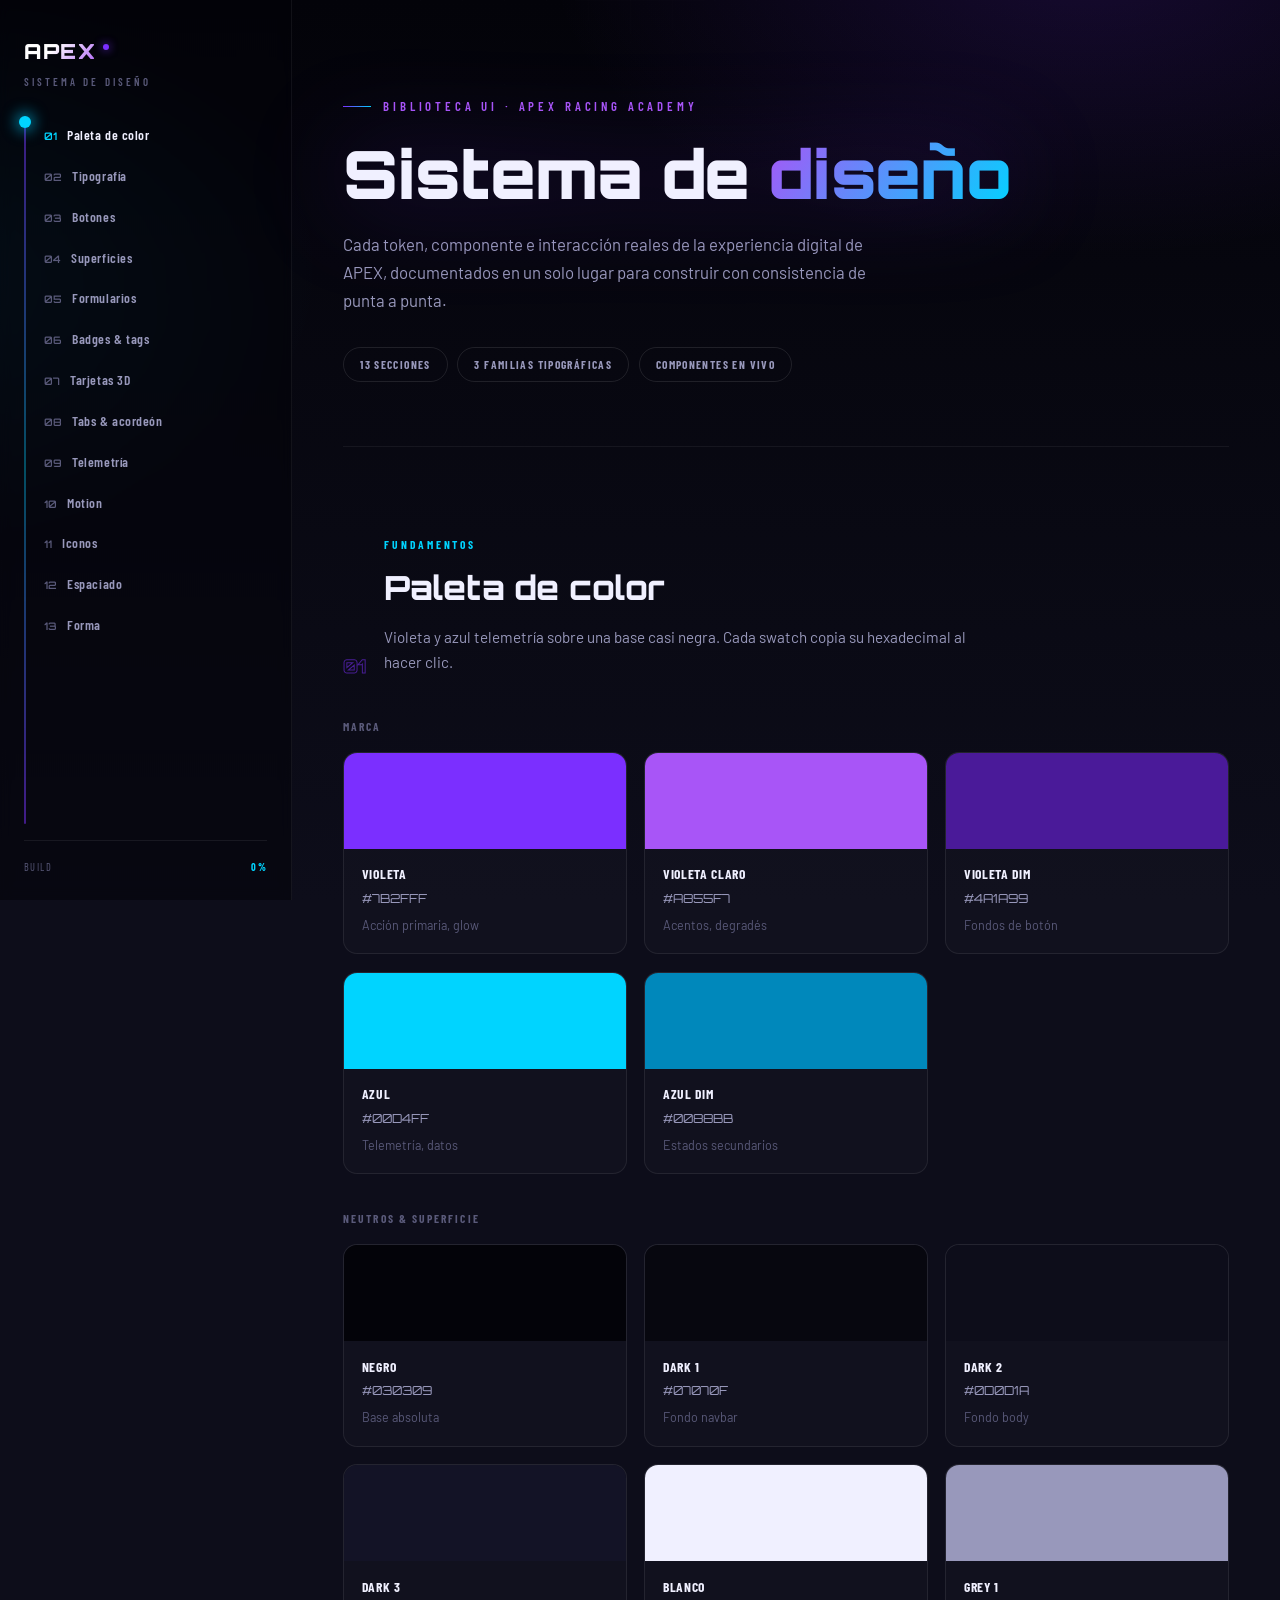
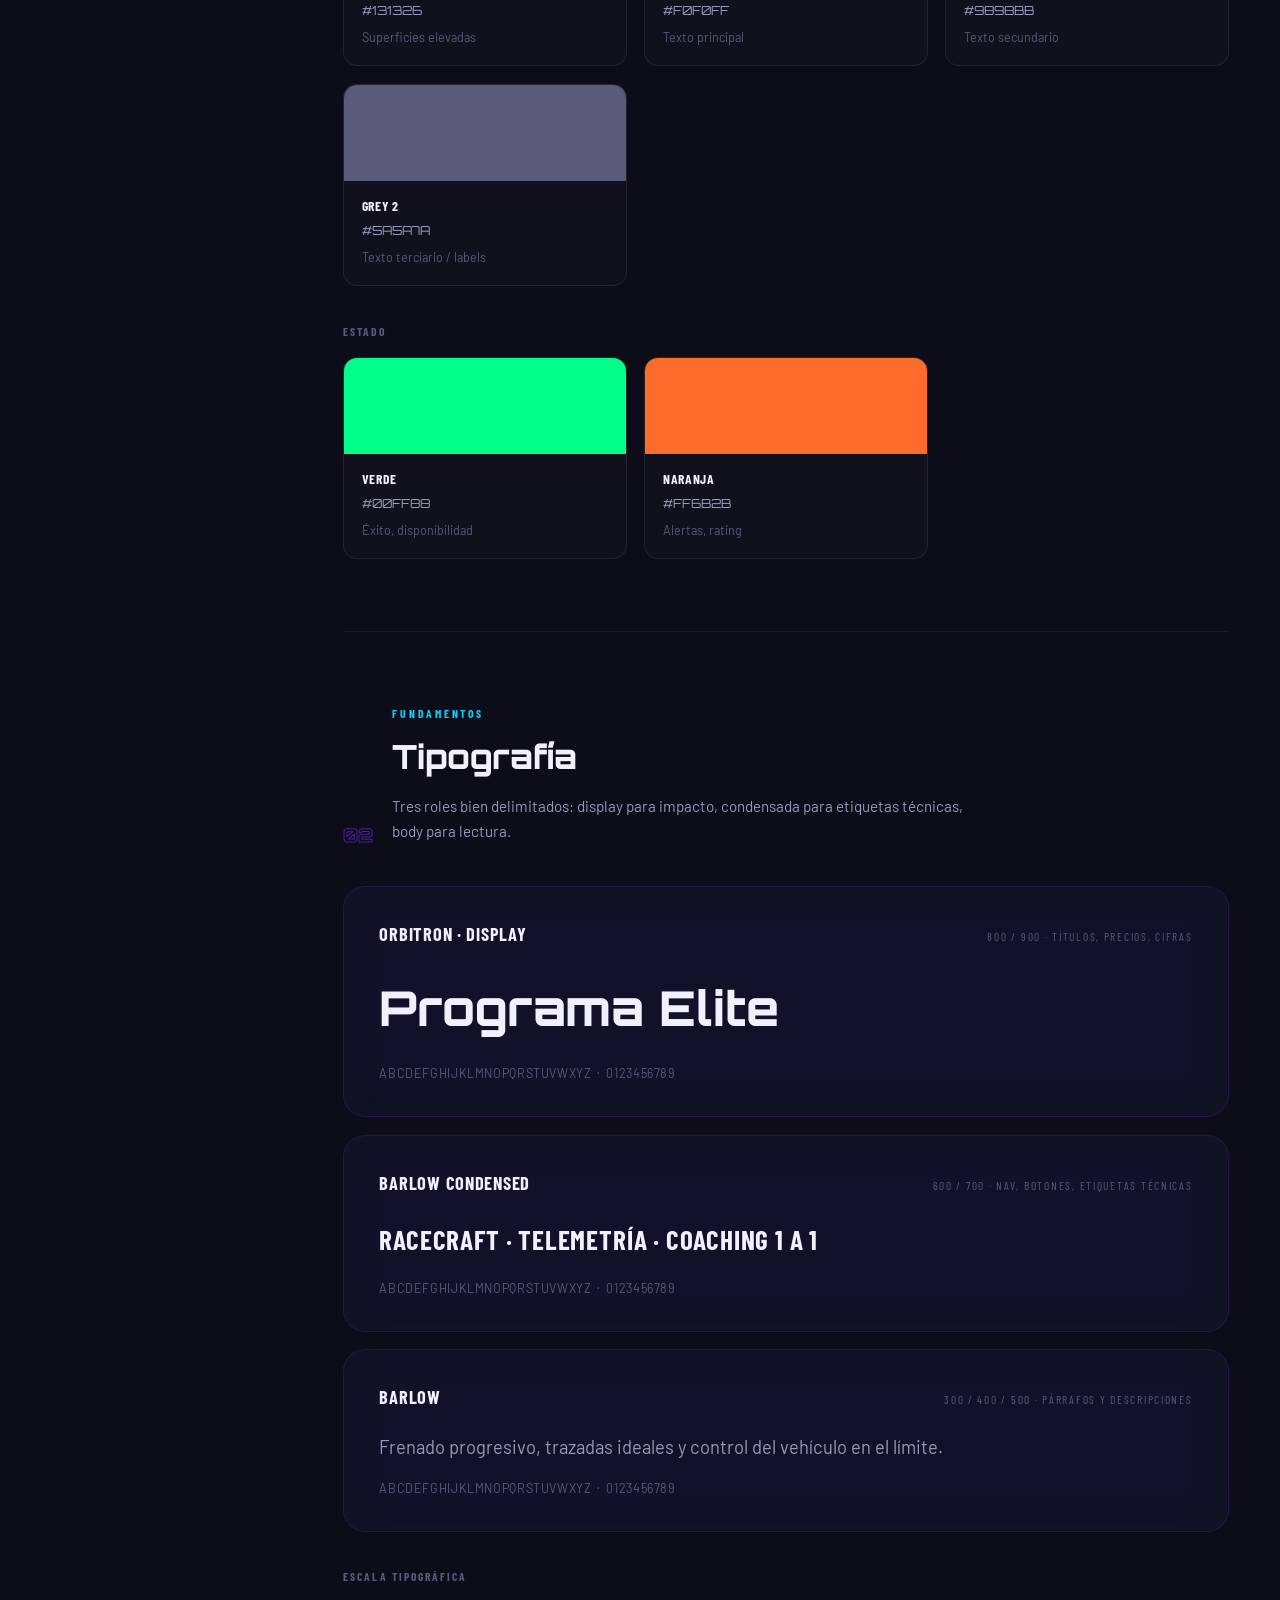
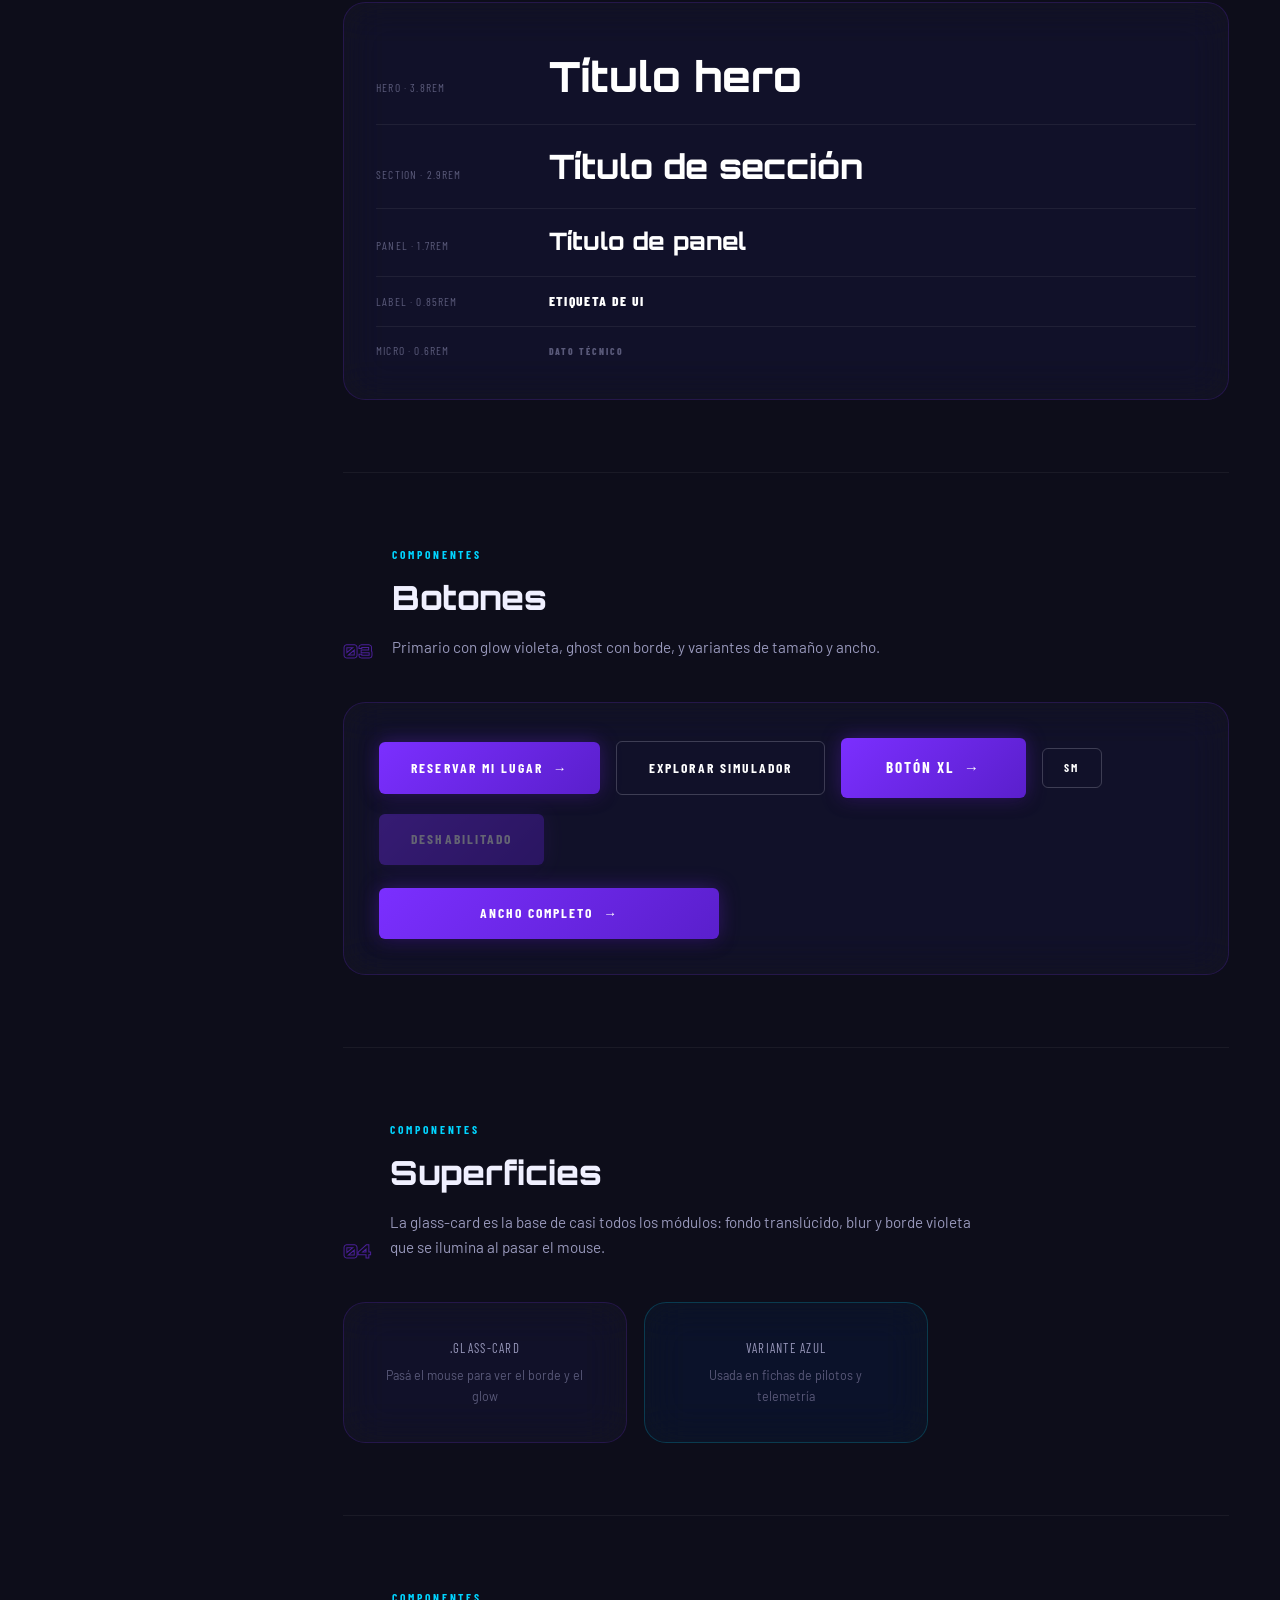
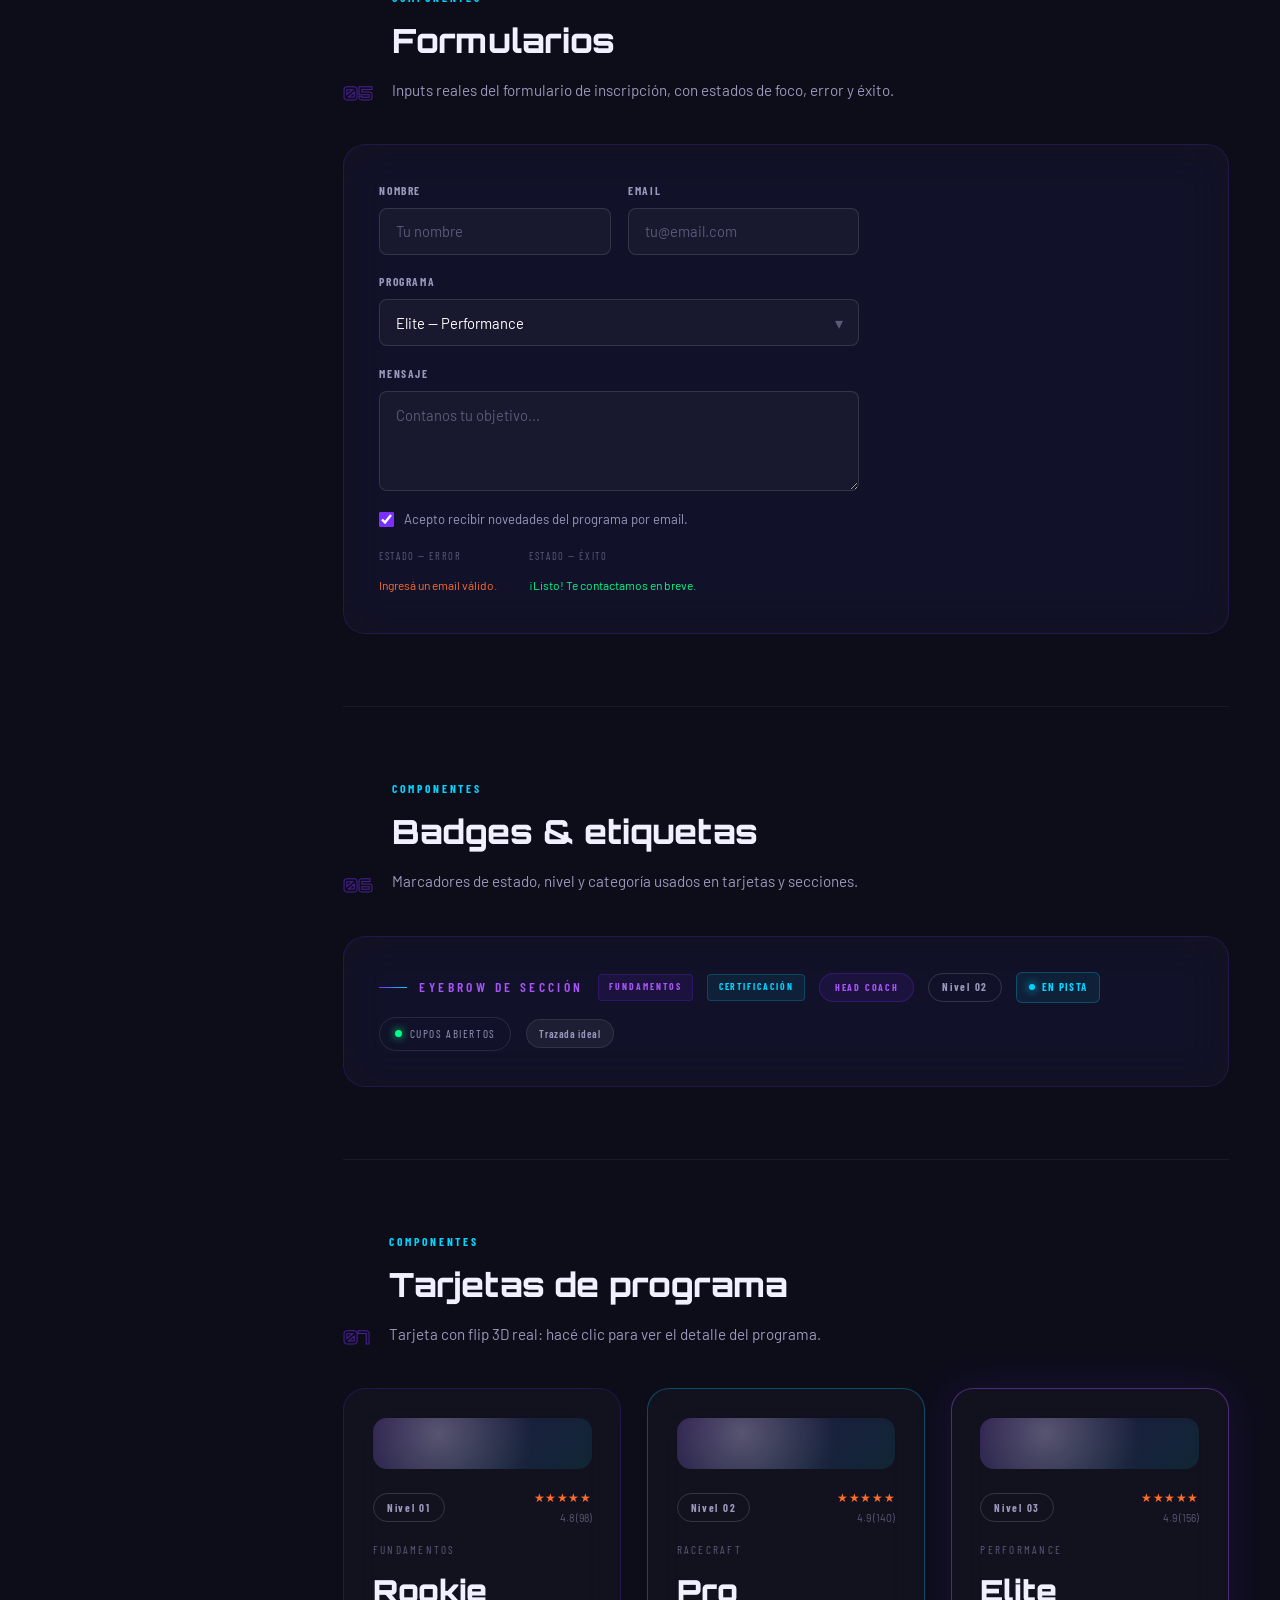
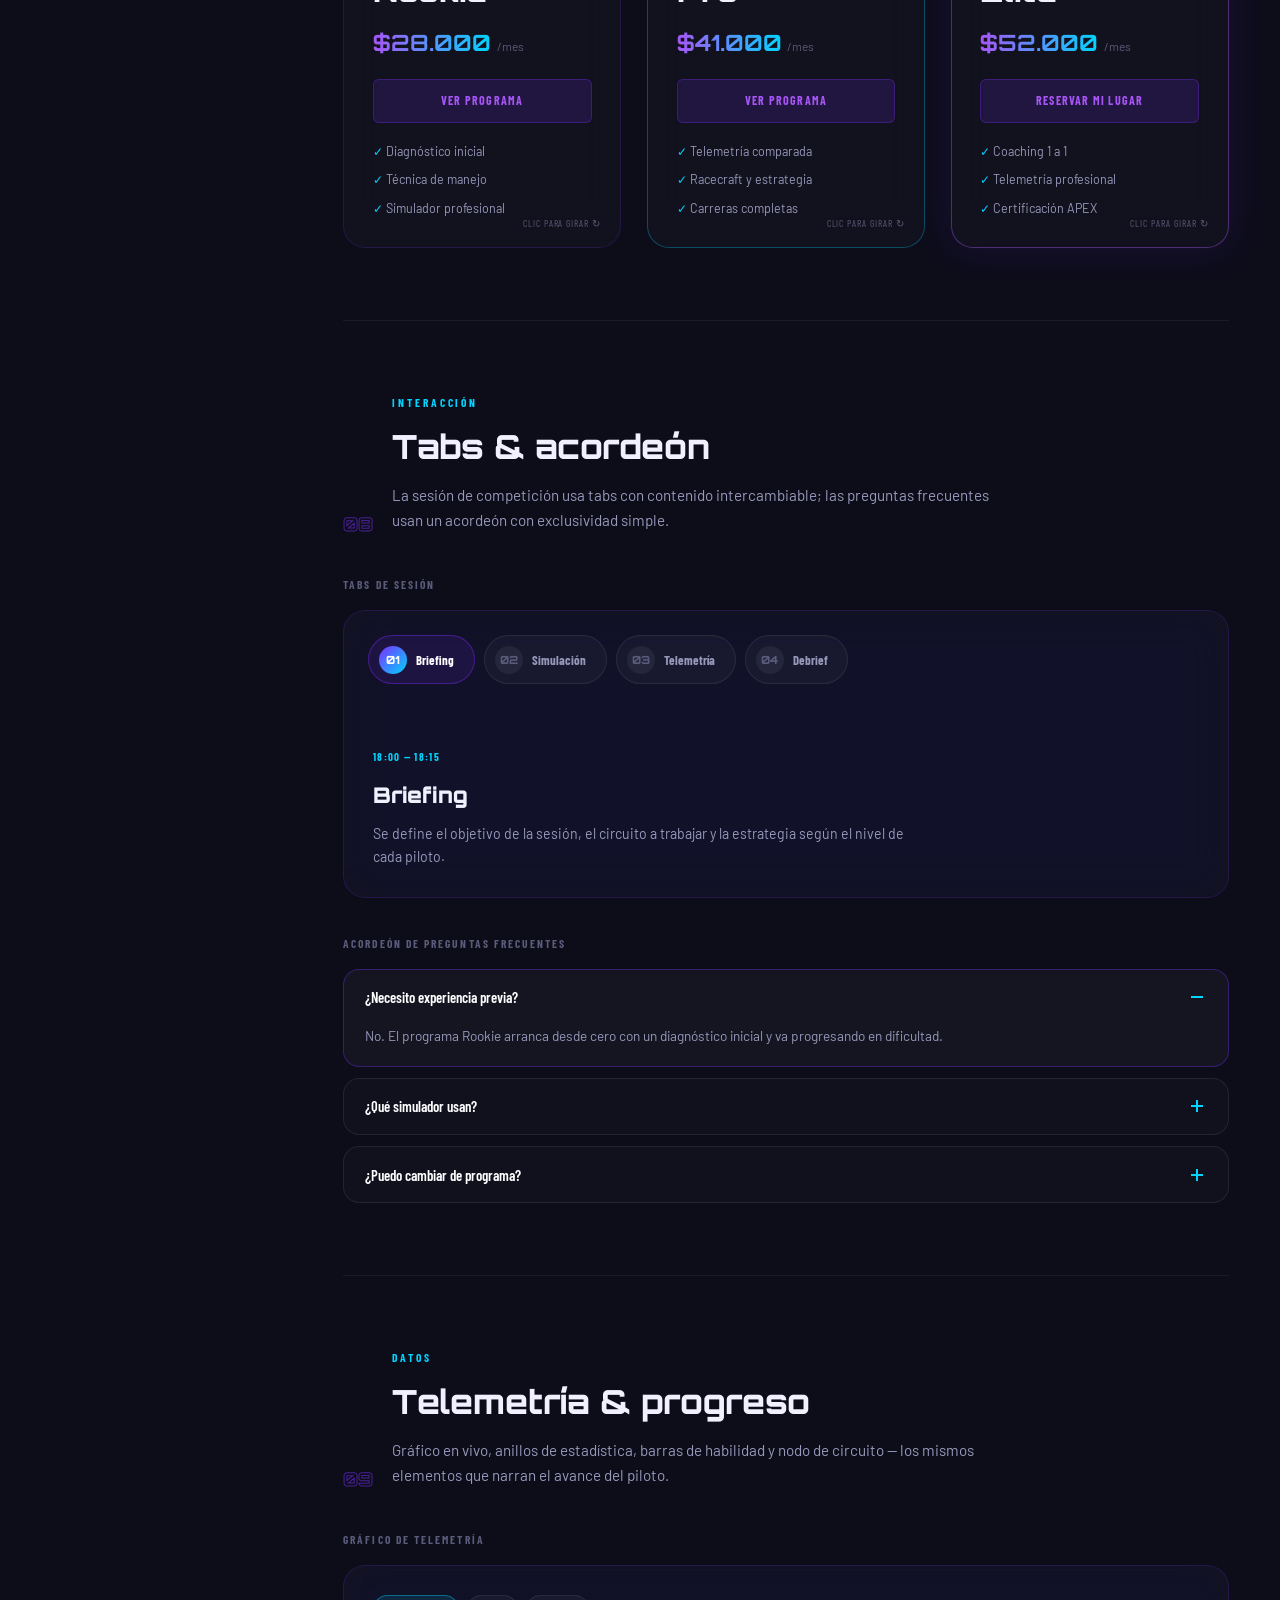
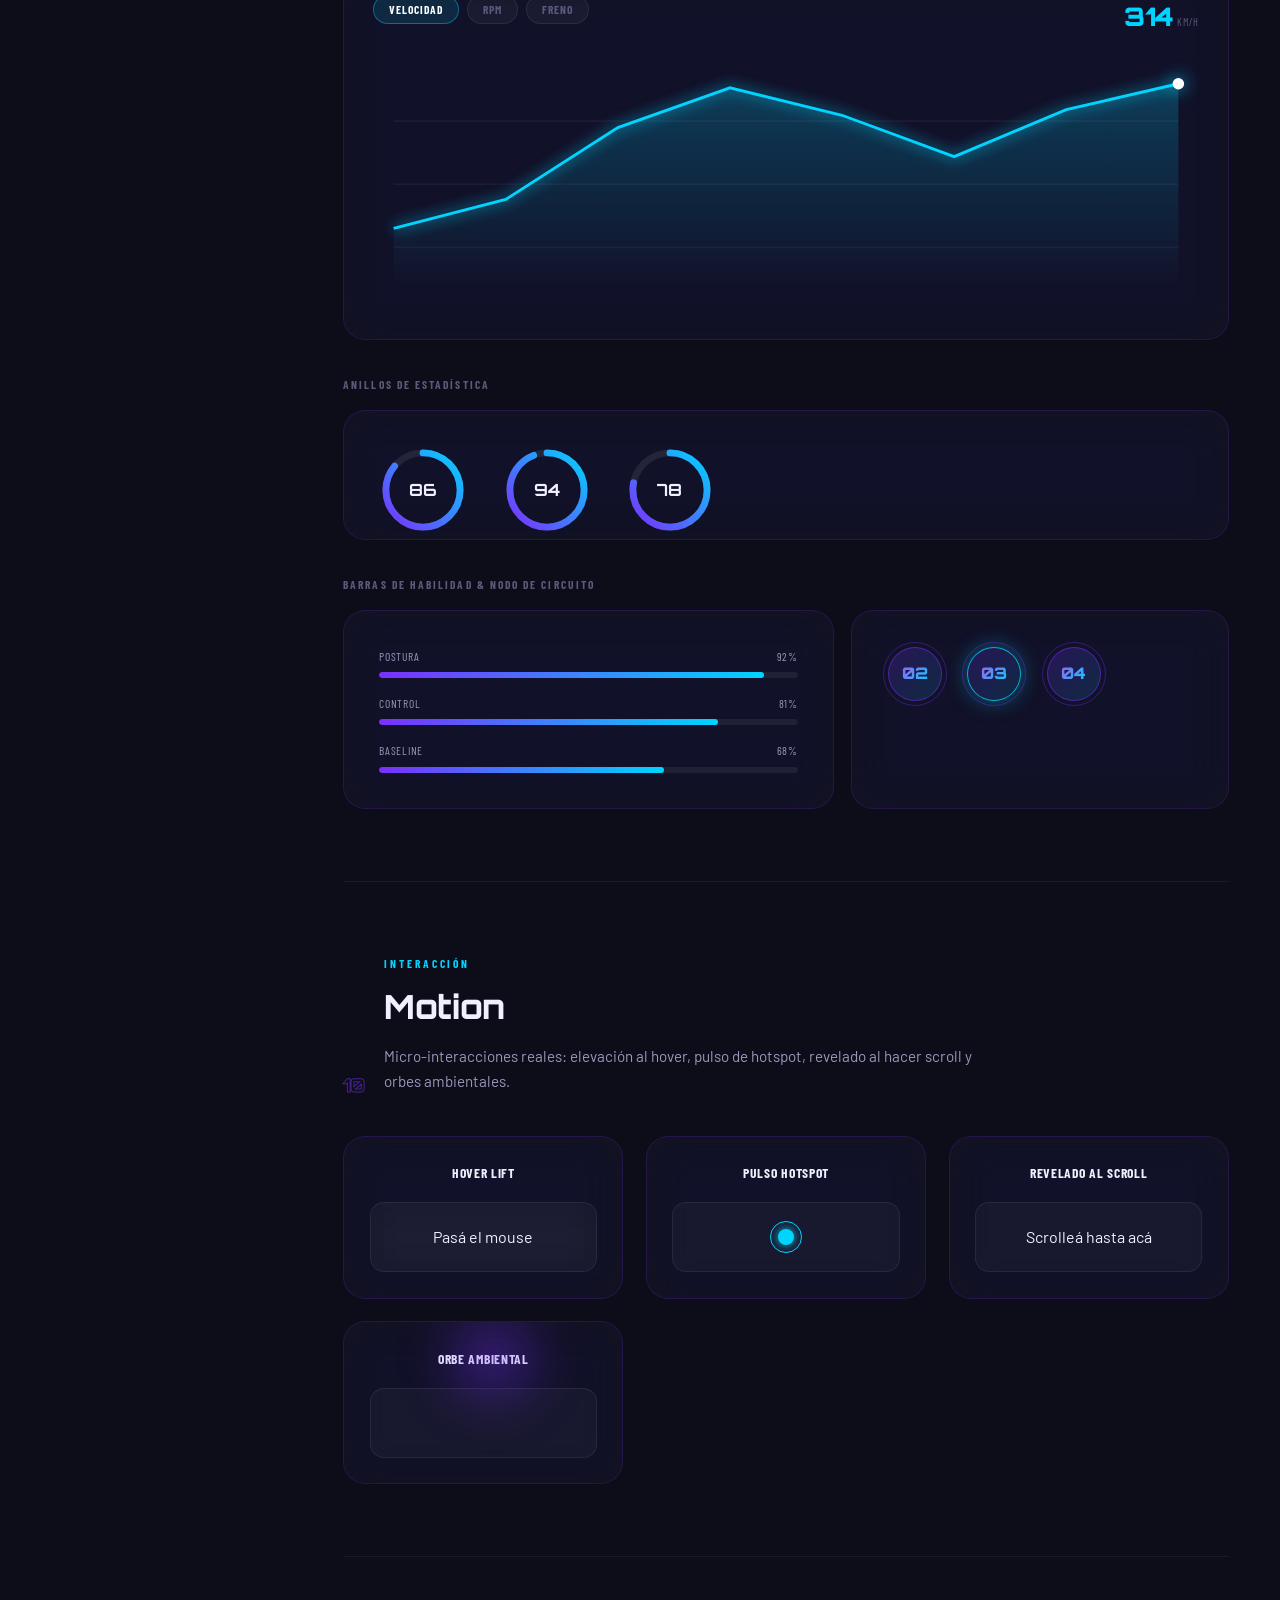
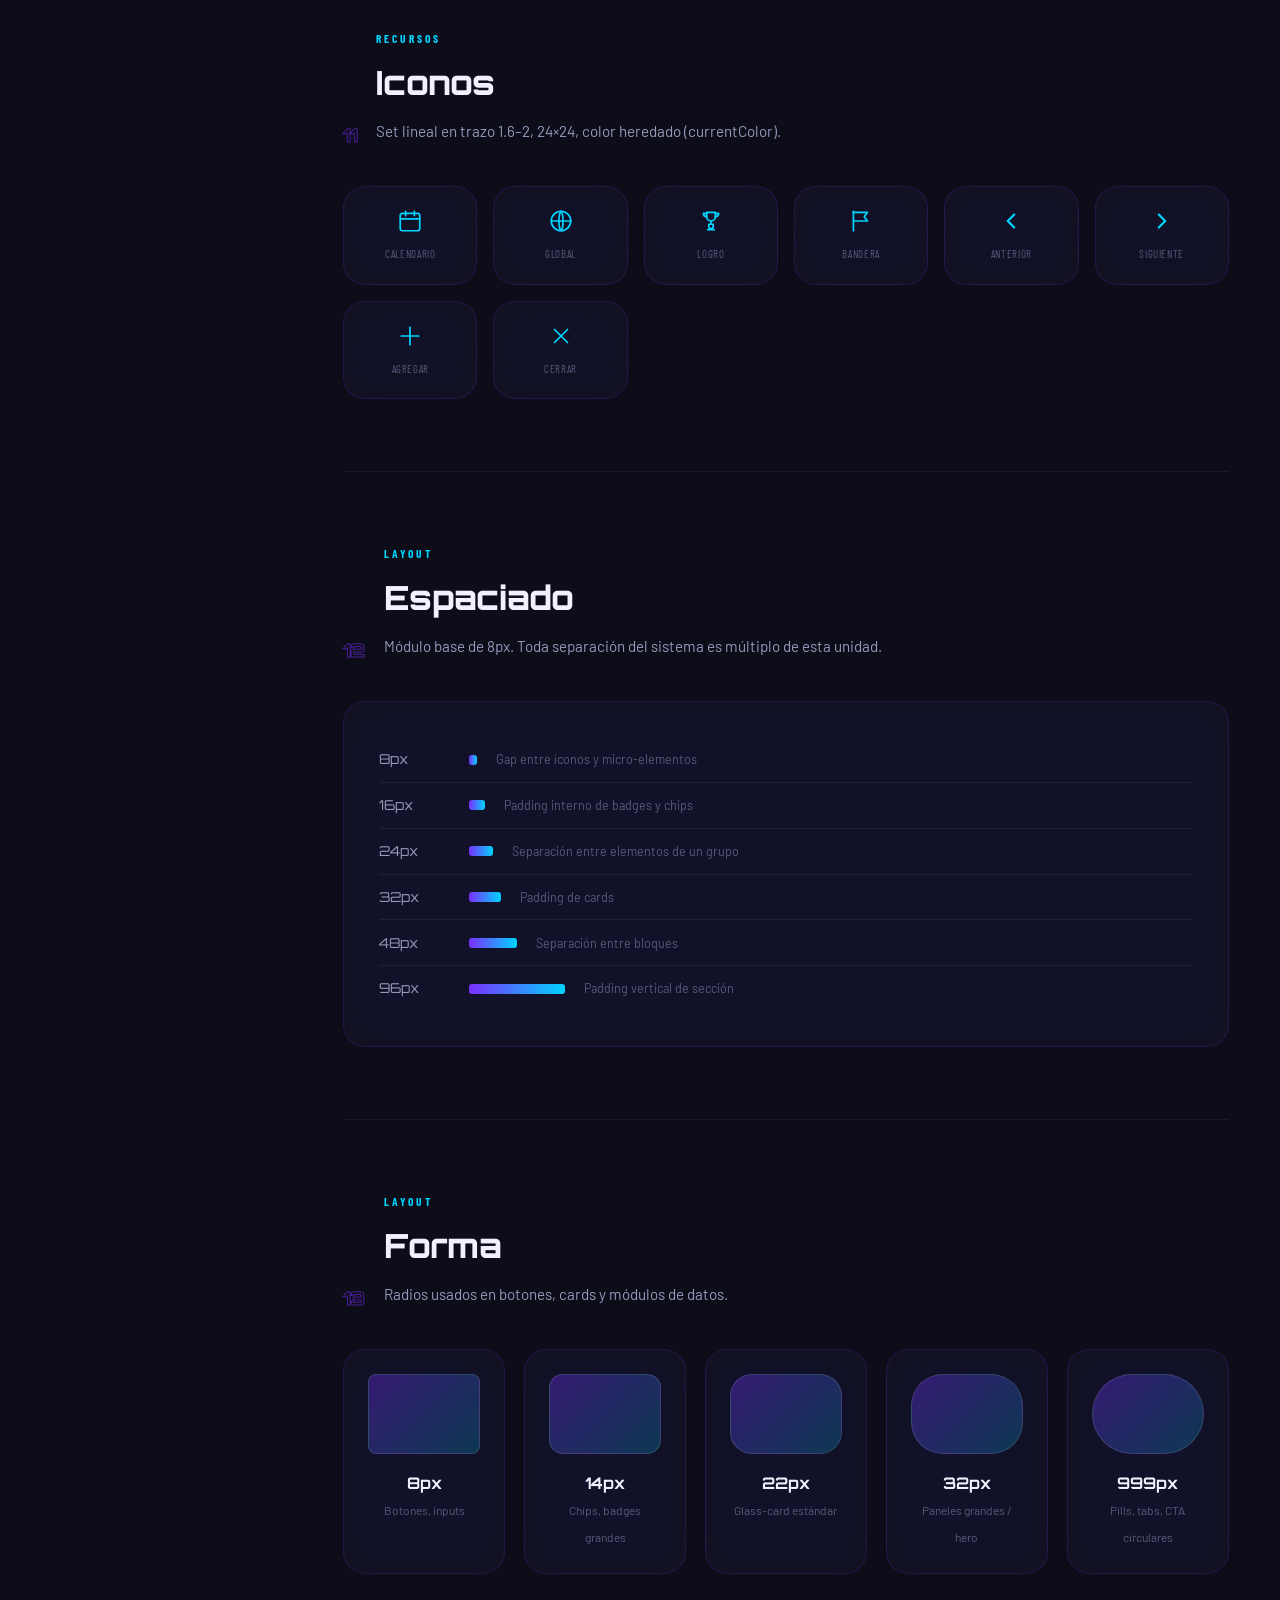
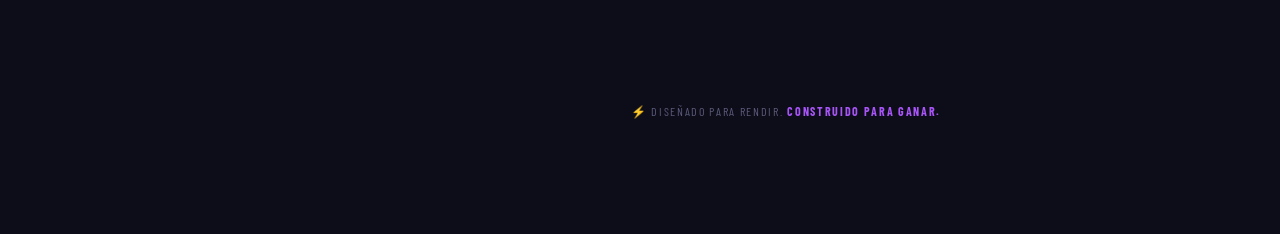
<file: biblioteca.html>
<!DOCTYPE html>
<html lang="es">
<head>
<meta charset="UTF-8">
<meta name="viewport" content="width=device-width, initial-scale=1.0">
<title>Biblioteca UI — APEX Racing Academy</title>
<link rel="icon" type="image/png" href="favicon.png">
<link rel="preconnect" href="https://fonts.googleapis.com">
<link href="https://fonts.googleapis.com/css2?family=Orbitron:wght@700;800;900&family=Barlow+Condensed:wght@500;600;700&family=Barlow:wght@300;400;500;600&display=swap" rel="stylesheet">
<link rel="stylesheet" href="biblioteca.css">
</head>
<body>

<div class="kit">

  <!-- ============ SIDEBAR ============ -->
<aside class="kit-sidebar">
  <a href="index.html" class="kit-logo">
    <span class="kit-logo-text">APEX</span>
    <span class="kit-logo-dot"></span>
  </a>
  <span class="kit-logo-sub">Sistema de diseño</span>

    <div class="kit-progress">
      <div class="kit-progress-spine">
        <div class="kit-progress-fill" id="kitProgressFill"></div>
        <div class="kit-progress-car" id="kitProgressCar"></div>
      </div>
      <nav class="kit-nav" id="kitNav">
        <a href="#paleta" class="kit-nav-link"><span class="kit-nav-num">01</span> Paleta de color</a>
        <a href="#tipografia" class="kit-nav-link"><span class="kit-nav-num">02</span> Tipografía</a>
        <a href="#botones" class="kit-nav-link"><span class="kit-nav-num">03</span> Botones</a>
        <a href="#superficies" class="kit-nav-link"><span class="kit-nav-num">04</span> Superficies</a>
        <a href="#formularios" class="kit-nav-link"><span class="kit-nav-num">05</span> Formularios</a>
        <a href="#badges" class="kit-nav-link"><span class="kit-nav-num">06</span> Badges &amp; tags</a>
        <a href="#programas" class="kit-nav-link"><span class="kit-nav-num">07</span> Tarjetas 3D</a>
        <a href="#navegacion" class="kit-nav-link"><span class="kit-nav-num">08</span> Tabs &amp; acordeón</a>
        <a href="#telemetria" class="kit-nav-link"><span class="kit-nav-num">09</span> Telemetría</a>
        <a href="#motion" class="kit-nav-link"><span class="kit-nav-num">10</span> Motion</a>
        <a href="#iconos" class="kit-nav-link"><span class="kit-nav-num">11</span> Iconos</a>
        <a href="#espaciado" class="kit-nav-link"><span class="kit-nav-num">12</span> Espaciado</a>
        <a href="#forma" class="kit-nav-link"><span class="kit-nav-num">13</span> Forma</a>
      </nav>
    </div>

    <div class="kit-sidebar-foot">
      <span>Build</span><strong id="kitPct">00%</strong>
    </div>
  </aside>

  <!-- ============ MAIN ============ -->
  <main class="kit-main">

    <header class="kit-hero">
      <span class="kit-kicker">Biblioteca UI · APEX Racing Academy</span>
      <h1>Sistema de <em>diseño</em></h1>
      <p>Cada token, componente e interacción reales de la experiencia digital de APEX, documentados en un solo lugar para construir con consistencia de punta a punta.</p>
      <div class="kit-hero-meta">
        <span class="kit-meta-chip">13 secciones</span>
        <span class="kit-meta-chip">3 familias tipográficas</span>
        <span class="kit-meta-chip">Componentes en vivo</span>
      </div>
    </header>

    <!-- ============ 01 · PALETA ============ -->
    <section class="kit-section" id="paleta">
      <div class="kit-section-head">
        <span class="kit-section-num">01</span>
        <div class="kit-section-headings">
          <span class="kit-section-eyebrow">Fundamentos</span>
          <h2 class="kit-section-title">Paleta de color</h2>
          <p class="kit-section-desc">Violeta y azul telemetría sobre una base casi negra. Cada swatch copia su hexadecimal al hacer clic.</p>
        </div>
      </div>

      <p class="kit-block-label">Marca</p>
      <div class="kit-swatch-grid" id="colorGridBrand"></div>

      <p class="kit-block-label" style="margin-top:2.2rem;">Neutros &amp; superficie</p>
      <div class="kit-swatch-grid" id="colorGridNeutral"></div>

      <p class="kit-block-label" style="margin-top:2.2rem;">Estado</p>
      <div class="kit-swatch-grid" id="colorGridState"></div>
    </section>

    <!-- ============ 02 · TIPOGRAFÍA ============ -->
    <section class="kit-section" id="tipografia">
      <div class="kit-section-head">
        <span class="kit-section-num">02</span>
        <div class="kit-section-headings">
          <span class="kit-section-eyebrow">Fundamentos</span>
          <h2 class="kit-section-title">Tipografía</h2>
          <p class="kit-section-desc">Tres roles bien delimitados: display para impacto, condensada para etiquetas técnicas, body para lectura.</p>
        </div>
      </div>

      <div class="type-card glass-card">
        <div class="type-card-head"><h3>Orbitron · Display</h3><span>800 / 900 · títulos, precios, cifras</span></div>
        <p class="type-sample-display">Programa Elite</p>
        <p class="type-charset">ABCDEFGHIJKLMNOPQRSTUVWXYZ · 0123456789</p>
      </div>

      <div class="type-card glass-card">
        <div class="type-card-head"><h3>Barlow Condensed</h3><span>600 / 700 · nav, botones, etiquetas técnicas</span></div>
        <p class="type-sample-condensed">Racecraft · Telemetría · Coaching 1 a 1</p>
        <p class="type-charset">ABCDEFGHIJKLMNOPQRSTUVWXYZ · 0123456789</p>
      </div>

      <div class="type-card glass-card">
        <div class="type-card-head"><h3>Barlow</h3><span>300 / 400 / 500 · párrafos y descripciones</span></div>
        <p class="type-sample-body">Frenado progresivo, trazadas ideales y control del vehículo en el límite.</p>
        <p class="type-charset">ABCDEFGHIJKLMNOPQRSTUVWXYZ · 0123456789</p>
      </div>

      <p class="kit-block-label" style="margin-top:2.2rem;">Escala tipográfica</p>
      <div class="glass-card kit-demo" style="padding:1.6rem 2rem;">
        <div class="scale-row"><span class="scale-label">Hero · 3.8rem</span><span class="scale-sample" style="font-size:2.6rem;">Título hero</span></div>
        <div class="scale-row"><span class="scale-label">Section · 2.9rem</span><span class="scale-sample" style="font-size:2.1rem;">Título de sección</span></div>
        <div class="scale-row"><span class="scale-label">Panel · 1.7rem</span><span class="scale-sample" style="font-size:1.5rem;">Título de panel</span></div>
        <div class="scale-row"><span class="scale-label">Label · 0.85rem</span><span class="scale-sample" style="font-size:.85rem; font-family:var(--font-condensed); letter-spacing:.1em; text-transform:uppercase;">Etiqueta de UI</span></div>
        <div class="scale-row"><span class="scale-label">Micro · 0.6rem</span><span class="scale-sample" style="font-size:.6rem; font-family:var(--font-condensed); letter-spacing:.2em; text-transform:uppercase; color:var(--apex-grey-2);">Dato técnico</span></div>
      </div>
    </section>

    <!-- ============ 03 · BOTONES ============ -->
    <section class="kit-section" id="botones">
      <div class="kit-section-head">
        <span class="kit-section-num">03</span>
        <div class="kit-section-headings">
          <span class="kit-section-eyebrow">Componentes</span>
          <h2 class="kit-section-title">Botones</h2>
          <p class="kit-section-desc">Primario con glow violeta, ghost con borde, y variantes de tamaño y ancho.</p>
        </div>
      </div>

      <div class="glass-card kit-demo">
        <div class="kit-row">
          <a class="btn btn--primary" href="#"><span class="btn-inner"><span class="btn-text">Reservar mi lugar</span><span class="btn-arrow">→</span></span><span class="btn-glow"></span></a>
          <a class="btn btn--ghost" href="#"><span class="btn-inner"><span class="btn-text">Explorar simulador</span></span></a>
          <a class="btn btn--primary btn--xl" href="#"><span class="btn-inner"><span class="btn-text">Botón XL</span><span class="btn-arrow">→</span></span><span class="btn-glow"></span></a>
          <a class="btn btn--ghost btn--sm" href="#"><span class="btn-inner"><span class="btn-text">Sm</span></span></a>
          <a class="btn btn--primary btn--disabled" href="#"><span class="btn-inner"><span class="btn-text">Deshabilitado</span></span></a>
        </div>
        <div style="max-width:340px; margin-top:1.4rem;">
          <a class="btn btn--primary btn--full" href="#"><span class="btn-inner"><span class="btn-text">Ancho completo</span><span class="btn-arrow">→</span></span><span class="btn-glow"></span></a>
        </div>
      </div>
    </section>

    <!-- ============ 04 · SUPERFICIES ============ -->
    <section class="kit-section" id="superficies">
      <div class="kit-section-head">
        <span class="kit-section-num">04</span>
        <div class="kit-section-headings">
          <span class="kit-section-eyebrow">Componentes</span>
          <h2 class="kit-section-title">Superficies</h2>
          <p class="kit-section-desc">La glass-card es la base de casi todos los módulos: fondo translúcido, blur y borde violeta que se ilumina al pasar el mouse.</p>
        </div>
      </div>
      <div class="kit-swatch-grid">
        <div class="glass-card kit-demo" style="text-align:center;">
          <p style="font-family:var(--font-condensed); letter-spacing:.1em; text-transform:uppercase; font-size:.8rem; color:var(--apex-grey-1);">.glass-card</p>
          <p style="font-size:.78rem; color:var(--apex-grey-2); margin-top:.4rem;">Pasá el mouse para ver el borde y el glow</p>
        </div>
        <div class="glass-card kit-demo" style="text-align:center; background:rgba(0,212,255,.03); border-color:rgba(0,212,255,.2);">
          <p style="font-family:var(--font-condensed); letter-spacing:.1em; text-transform:uppercase; font-size:.8rem; color:var(--apex-grey-1);">Variante azul</p>
          <p style="font-size:.78rem; color:var(--apex-grey-2); margin-top:.4rem;">Usada en fichas de pilotos y telemetría</p>
        </div>
      </div>
    </section>

    <!-- ============ 05 · FORMULARIOS ============ -->
    <section class="kit-section" id="formularios">
      <div class="kit-section-head">
        <span class="kit-section-num">05</span>
        <div class="kit-section-headings">
          <span class="kit-section-eyebrow">Componentes</span>
          <h2 class="kit-section-title">Formularios</h2>
          <p class="kit-section-desc">Inputs reales del formulario de inscripción, con estados de foco, error y éxito.</p>
        </div>
      </div>

      <div class="glass-card kit-demo">
        <form class="apex-form" onsubmit="return false">
          <div class="form-row--two">
            <div class="form-group">
              <label class="form-label">Nombre</label>
              <input class="form-input" type="text" placeholder="Tu nombre">
            </div>
            <div class="form-group">
              <label class="form-label">Email</label>
              <input class="form-input" type="email" placeholder="tu@email.com">
            </div>
          </div>
          <div class="form-group">
            <label class="form-label">Programa</label>
            <div class="select-wrap">
              <select class="form-select">
                <option>Elite — Performance</option>
                <option>Pro — Racecraft</option>
                <option>Rookie — Fundamentos</option>
              </select>
              <span class="select-arrow">▾</span>
            </div>
          </div>
          <div class="form-group">
            <label class="form-label">Mensaje</label>
            <textarea class="form-textarea" placeholder="Contanos tu objetivo..."></textarea>
          </div>
          <div class="insc-checks">
            <label class="insc-check"><input type="checkbox" checked> Acepto recibir novedades del programa por email.</label>
          </div>
          <div class="kit-row" style="gap:2rem;">
            <div>
              <p class="field-state-label">Estado — error</p>
              <span class="form-error">Ingresá un email válido.</span>
            </div>
            <div>
              <p class="field-state-label">Estado — éxito</p>
              <span class="form-success">¡Listo! Te contactamos en breve.</span>
            </div>
          </div>
        </form>
      </div>
    </section>

    <!-- ============ 06 · BADGES ============ -->
    <section class="kit-section" id="badges">
      <div class="kit-section-head">
        <span class="kit-section-num">06</span>
        <div class="kit-section-headings">
          <span class="kit-section-eyebrow">Componentes</span>
          <h2 class="kit-section-title">Badges &amp; etiquetas</h2>
          <p class="kit-section-desc">Marcadores de estado, nivel y categoría usados en tarjetas y secciones.</p>
        </div>
      </div>
      <div class="glass-card kit-demo">
        <div class="badge-row">
          <span class="section-eyebrow">Eyebrow de sección</span>
          <span class="elite-track-tag">Fundamentos</span>
          <span class="elite-track-tag elite-track-tag--gold">Certificación</span>
          <span class="coach-badge">Head Coach</span>
          <span class="program-level">Nivel 02</span>
          <span class="driver-badge">En pista</span>
          <span class="footer-badge"><span class="footer-badge-dot"></span> Cupos abiertos</span>
          <span class="rm-skill-chip">Trazada ideal</span>
        </div>
      </div>
    </section>

    <!-- ============ 07 · TARJETAS 3D ============ -->
    <section class="kit-section" id="programas">
      <div class="kit-section-head">
        <span class="kit-section-num">07</span>
        <div class="kit-section-headings">
          <span class="kit-section-eyebrow">Componentes</span>
          <h2 class="kit-section-title">Tarjetas de programa</h2>
          <p class="kit-section-desc">Tarjeta con flip 3D real: hacé clic para ver el detalle del programa.</p>
        </div>
      </div>

      <div class="program-grid">

        <div class="program-card" data-flip>
          <div class="program-card-inner">
            <div class="program-front">
              <div class="program-visual"><span class="program-visual-glow"></span></div>
              <div class="program-front-top">
                <span class="program-level">Nivel 01</span>
                <span class="program-rating program-rating--compact"><span class="program-rating-stars">★★★★★</span><span class="program-rating-text">4.8 (98)</span></span>
              </div>
              <span class="program-subtitle">Fundamentos</span>
              <h3 class="program-name">Rookie</h3>
              <span class="program-price"><strong>$28.000</strong><span>/mes</span></span>
              <span class="program-btn">Ver programa</span>
              <ul class="program-check-list"><li>Diagnóstico inicial</li><li>Técnica de manejo</li><li>Simulador profesional</li></ul>
              <span class="program-hint">Clic para girar ↻</span>
            </div>
            <div class="program-back">
              <span class="program-level">Nivel 01</span>
              <h3 class="program-back-title">Rookie</h3>
              <span class="program-back-subtitle">Fundamentos</span>
              <ul class="program-back-list"><li>Frenado y trazada</li><li>Setup guiado</li><li>Grupo reducido</li></ul>
              <div class="program-back-grid">
                <div class="program-back-grid-item"><strong>$28.000</strong><span>Por mes</span></div>
                <div class="program-back-grid-item"><strong>4</strong><span>Semanas</span></div>
              </div>
            </div>
          </div>
        </div>

        <div class="program-card program-card--pro" data-flip>
          <div class="program-card-inner">
            <div class="program-front">
              <div class="program-visual"><span class="program-visual-glow"></span></div>
              <div class="program-front-top">
                <span class="program-level">Nivel 02</span>
                <span class="program-rating program-rating--compact"><span class="program-rating-stars">★★★★★</span><span class="program-rating-text">4.9 (140)</span></span>
              </div>
              <span class="program-subtitle">Racecraft</span>
              <h3 class="program-name">Pro</h3>
              <span class="program-price"><strong>$41.000</strong><span>/mes</span></span>
              <span class="program-btn">Ver programa</span>
              <ul class="program-check-list"><li>Telemetría comparada</li><li>Racecraft y estrategia</li><li>Carreras completas</li></ul>
              <span class="program-hint">Clic para girar ↻</span>
            </div>
            <div class="program-back">
              <span class="program-level">Nivel 02</span>
              <h3 class="program-back-title">Pro</h3>
              <span class="program-back-subtitle">Racecraft</span>
              <ul class="program-back-list"><li>Overlay de vueltas</li><li>Gestión de neumáticos</li><li>Clasificación simulada</li></ul>
              <div class="program-back-grid">
                <div class="program-back-grid-item"><strong>$41.000</strong><span>Por mes</span></div>
                <div class="program-back-grid-item"><strong>6</strong><span>Semanas</span></div>
              </div>
            </div>
          </div>
        </div>

        <div class="program-card program-card--elite" data-flip>
          <div class="program-card-inner">
            <div class="program-front">
              <div class="program-visual"><span class="program-visual-glow"></span></div>
              <div class="program-front-top">
                <span class="program-level">Nivel 03</span>
                <span class="program-rating program-rating--compact"><span class="program-rating-stars">★★★★★</span><span class="program-rating-text">4.9 (156)</span></span>
              </div>
              <span class="program-subtitle">Performance</span>
              <h3 class="program-name">Elite</h3>
              <span class="program-price"><strong>$52.000</strong><span>/mes</span></span>
              <span class="program-btn">Reservar mi lugar</span>
              <ul class="program-check-list"><li>Coaching 1 a 1</li><li>Telemetría profesional</li><li>Certificación APEX</li></ul>
              <span class="program-hint">Clic para girar ↻</span>
            </div>
            <div class="program-back">
              <span class="program-level">Nivel 03</span>
              <h3 class="program-back-title">Elite</h3>
              <span class="program-back-subtitle">Performance</span>
              <div class="program-back-instructor" style="display:flex; align-items:center; gap:.8rem; margin:.8rem 0;">
                <span class="program-instructor-avatar" style="width:38px;height:38px;border-radius:50%;background:linear-gradient(135deg,var(--apex-violet),var(--apex-blue));display:flex;align-items:center;justify-content:center;font-family:var(--font-display);font-size:.8rem;font-weight:800;">MS</span>
                <span style="display:flex; flex-direction:column;">
                  <strong style="font-size:.82rem;">Martina Sosa</strong>
                  <span style="font-size:.68rem; color:var(--apex-grey-2);">Coach de Telemetría</span>
                </span>
              </div>
              <div class="program-back-grid">
                <div class="program-back-grid-item"><strong>$52.000</strong><span>Por mes</span></div>
                <div class="program-back-grid-item"><strong>8</strong><span>Semanas</span></div>
              </div>
            </div>
          </div>
        </div>

      </div>
    </section>

    <!-- ============ 08 · NAVEGACIÓN ============ -->
    <section class="kit-section" id="navegacion">
      <div class="kit-section-head">
        <span class="kit-section-num">08</span>
        <div class="kit-section-headings">
          <span class="kit-section-eyebrow">Interacción</span>
          <h2 class="kit-section-title">Tabs &amp; acordeón</h2>
          <p class="kit-section-desc">La sesión de competición usa tabs con contenido intercambiable; las preguntas frecuentes usan un acordeón con exclusividad simple.</p>
        </div>
      </div>

      <p class="kit-block-label">Tabs de sesión</p>
      <div class="glass-card">
        <div style="padding:1.5rem 1.5rem 0;">
          <div class="ss-tabs" id="ssTabs">
            <button class="ss-tab active" data-i="0"><span class="ss-tab-num">01</span>Briefing</button>
            <button class="ss-tab" data-i="1"><span class="ss-tab-num">02</span>Simulación</button>
            <button class="ss-tab" data-i="2"><span class="ss-tab-num">03</span>Telemetría</button>
            <button class="ss-tab" data-i="3"><span class="ss-tab-num">04</span>Debrief</button>
          </div>
        </div>
        <div class="ss-panel">
          <div class="ss-panel-inner" id="ssPanel">
            <span class="ss-panel-time" id="ssTime">18:00 — 18:15</span>
            <h3 class="ss-panel-title" id="ssTitle">Briefing</h3>
            <p class="ss-panel-desc" id="ssDesc">Se define el objetivo de la sesión, el circuito a trabajar y la estrategia según el nivel de cada piloto.</p>
          </div>
        </div>
      </div>

      <p class="kit-block-label" style="margin-top:2.2rem;">Acordeón de preguntas frecuentes</p>
      <div class="faq-list" id="faqList">
        <div class="faq-item active">
          <button class="faq-question">¿Necesito experiencia previa? <span class="faq-icon"></span></button>
          <div class="faq-answer"><p>No. El programa Rookie arranca desde cero con un diagnóstico inicial y va progresando en dificultad.</p></div>
        </div>
        <div class="faq-item">
          <button class="faq-question">¿Qué simulador usan? <span class="faq-icon"></span></button>
          <div class="faq-answer"><p>Simuladores profesionales con volante de fuerza y telemetría en tiempo real, iguales a los usados por equipos reales.</p></div>
        </div>
        <div class="faq-item">
          <button class="faq-question">¿Puedo cambiar de programa? <span class="faq-icon"></span></button>
          <div class="faq-answer"><p>Sí, podés subir de nivel en cualquier momento evaluando tu progreso junto al coach.</p></div>
        </div>
      </div>
    </section>

    <!-- ============ 09 · TELEMETRÍA ============ -->
    <section class="kit-section" id="telemetria">
      <div class="kit-section-head">
        <span class="kit-section-num">09</span>
        <div class="kit-section-headings">
          <span class="kit-section-eyebrow">Datos</span>
          <h2 class="kit-section-title">Telemetría &amp; progreso</h2>
          <p class="kit-section-desc">Gráfico en vivo, anillos de estadística, barras de habilidad y nodo de circuito — los mismos elementos que narran el avance del piloto.</p>
        </div>
      </div>

      <p class="kit-block-label">Gráfico de telemetría</p>
      <div class="glass-card tm-dashboard">
        <div class="tm-dashboard-head">
          <div class="tm-tabs" id="tmTabs">
            <button class="tm-tab active" data-metric="speed">Velocidad</button>
            <button class="tm-tab" data-metric="rpm">RPM</button>
            <button class="tm-tab" data-metric="brake">Freno</button>
          </div>
          <div class="tm-readout">
            <span class="tm-readout-value" id="tmValue">0</span>
            <span class="tm-readout-unit" id="tmUnit">km/h</span>
          </div>
        </div>
        <svg class="tm-chart" id="tmChart" viewBox="0 0 720 220" preserveAspectRatio="none">
          <defs>
            <linearGradient id="tmGrad" x1="0" y1="0" x2="0" y2="1">
              <stop offset="0%" stop-color="#00D4FF" stop-opacity=".45"/>
              <stop offset="100%" stop-color="#00D4FF" stop-opacity="0"/>
            </linearGradient>
          </defs>
          <g class="tm-grid-lines">
            <line x1="18" y1="55" x2="702" y2="55"/><line x1="18" y1="110" x2="702" y2="110"/><line x1="18" y1="165" x2="702" y2="165"/>
          </g>
          <polygon id="tmArea" points=""></polygon>
          <polyline id="tmLine" points=""></polyline>
          <circle id="tmDot" cx="0" cy="0" r="5"></circle>
        </svg>
      </div>

      <p class="kit-block-label" style="margin-top:2.2rem;">Anillos de estadística</p>
      <div class="glass-card kit-demo">
        <svg width="0" height="0" style="position:absolute;">
          <defs><linearGradient id="ringGrad" x1="0" y1="0" x2="1" y2="1"><stop offset="0%" stop-color="#7B2FFF"/><stop offset="100%" stop-color="#00D4FF"/></linearGradient></defs>
        </svg>
        <div class="ring-demo">
          <div class="ring-item">
            <svg viewBox="0 0 64 64"><circle class="ring-track" cx="32" cy="32" r="27"></circle><circle class="ring-fill" data-pct="86" cx="32" cy="32" r="27"></circle></svg>
            <strong>86</strong>
          </div>
          <div class="ring-item">
            <svg viewBox="0 0 64 64"><circle class="ring-track" cx="32" cy="32" r="27"></circle><circle class="ring-fill" data-pct="94" cx="32" cy="32" r="27"></circle></svg>
            <strong>94</strong>
          </div>
          <div class="ring-item">
            <svg viewBox="0 0 64 64"><circle class="ring-track" cx="32" cy="32" r="27"></circle><circle class="ring-fill" data-pct="78" cx="32" cy="32" r="27"></circle></svg>
            <strong>78</strong>
          </div>
        </div>
      </div>

      <p class="kit-block-label" style="margin-top:2.2rem;">Barras de habilidad &amp; nodo de circuito</p>
      <div class="kit-swatch-grid kit-split-2">
        <div class="glass-card kit-demo">
          <div class="bar-demo" id="barDemo">
            <div class="bar-row"><span class="bar-row-label"><span>Postura</span><span>92%</span></span><div class="bar-track"><div class="bar-fill" data-pct="92"></div></div></div>
            <div class="bar-row"><span class="bar-row-label"><span>Control</span><span>81%</span></span><div class="bar-track"><div class="bar-fill" data-pct="81"></div></div></div>
            <div class="bar-row"><span class="bar-row-label"><span>Baseline</span><span>68%</span></span><div class="bar-track"><div class="bar-fill" data-pct="68"></div></div></div>
          </div>
        </div>
        <div class="glass-card kit-demo">
          <div class="rm-mini">
            <div class="rm-node-demo"><span class="pulse"></span><strong>02</strong></div>
            <div class="rm-node-demo active"><span class="pulse"></span><strong>03</strong></div>
            <div class="rm-node-demo"><span class="pulse"></span><strong>04</strong></div>
          </div>
        </div>
      </div>
    </section>

    <!-- ============ 10 · MOTION ============ -->
    <section class="kit-section" id="motion">
      <div class="kit-section-head">
        <span class="kit-section-num">10</span>
        <div class="kit-section-headings">
          <span class="kit-section-eyebrow">Interacción</span>
          <h2 class="kit-section-title">Motion</h2>
          <p class="kit-section-desc">Micro-interacciones reales: elevación al hover, pulso de hotspot, revelado al hacer scroll y orbes ambientales.</p>
        </div>
      </div>
      <div class="motion-grid">
        <div class="glass-card motion-card">
          <h4>Hover lift</h4>
          <div class="motion-demo-box hover-lift-demo glass-card">Pasá el mouse</div>
        </div>
        <div class="glass-card motion-card">
          <h4>Pulso hotspot</h4>
          <div class="motion-demo-box"><span class="pulse-dot-demo"></span></div>
        </div>
        <div class="glass-card motion-card">
          <h4>Revelado al scroll</h4>
          <div class="motion-demo-box reveal-demo" id="revealDemo">Scrolleá hasta acá</div>
        </div>
        <div class="glass-card motion-card orb-demo-wrap">
          <h4>Orbe ambiental</h4>
          <div class="motion-demo-box"><span class="orb-demo"></span></div>
        </div>
      </div>
    </section>

    <!-- ============ 11 · ICONOS ============ -->
    <section class="kit-section" id="iconos">
      <div class="kit-section-head">
        <span class="kit-section-num">11</span>
        <div class="kit-section-headings">
          <span class="kit-section-eyebrow">Recursos</span>
          <h2 class="kit-section-title">Iconos</h2>
          <p class="kit-section-desc">Set lineal en trazo 1.6–2, 24×24, color heredado (currentColor).</p>
        </div>
      </div>
      <div class="icon-grid">
        <div class="glass-card icon-card"><svg viewBox="0 0 24 24" fill="none" stroke="currentColor" stroke-width="1.6" stroke-linecap="round" stroke-linejoin="round"><rect x="3" y="5" width="18" height="16" rx="2"></rect><path d="M3 10h18M8 3v4M16 3v4"></path></svg><span>Calendario</span></div>
        <div class="glass-card icon-card"><svg viewBox="0 0 24 24" fill="none" stroke="currentColor" stroke-width="1.6" stroke-linecap="round" stroke-linejoin="round"><circle cx="12" cy="12" r="9"></circle><path d="M3 12h18M12 3c2.5 2.5 2.5 15.5 0 18M12 3c-2.5 2.5-2.5 15.5 0 18"></path></svg><span>Global</span></div>
        <div class="glass-card icon-card"><svg viewBox="0 0 24 24" fill="none" stroke="currentColor" stroke-width="1.6" stroke-linecap="round" stroke-linejoin="round"><path d="M8 4h8v4a4 4 0 0 1-8 0V4z"></path><path d="M8 5H5a3 3 0 0 0 3 3"></path><path d="M16 5h3a3 3 0 0 1-3 3"></path><path d="M12 12v3M9 20h6M10 15h4v2a2 2 0 0 1-4 0v-2z"></path></svg><span>Logro</span></div>
        <div class="glass-card icon-card"><svg viewBox="0 0 24 24" fill="none" stroke="currentColor" stroke-width="1.6" stroke-linecap="round" stroke-linejoin="round"><path d="M5 3v18"></path><path d="M5 4h13l-3 4 3 4H5"></path></svg><span>Bandera</span></div>
        <div class="glass-card icon-card"><svg viewBox="0 0 24 24" fill="none" stroke="currentColor" stroke-width="2" stroke-linecap="round" stroke-linejoin="round"><path d="M15 6l-6 6 6 6"></path></svg><span>Anterior</span></div>
        <div class="glass-card icon-card"><svg viewBox="0 0 24 24" fill="none" stroke="currentColor" stroke-width="2" stroke-linecap="round" stroke-linejoin="round"><path d="M9 6l6 6-6 6"></path></svg><span>Siguiente</span></div>
        <div class="glass-card icon-card"><svg viewBox="0 0 24 24" fill="none" stroke="currentColor" stroke-width="1.6" stroke-linecap="round" stroke-linejoin="round"><path d="M4 12h16M12 4v16"></path></svg><span>Agregar</span></div>
        <div class="glass-card icon-card"><svg viewBox="0 0 24 24" fill="none" stroke="currentColor" stroke-width="1.6" stroke-linecap="round" stroke-linejoin="round"><path d="M6 6l12 12M18 6L6 18"></path></svg><span>Cerrar</span></div>
      </div>
    </section>

    <!-- ============ 12 · ESPACIADO ============ -->
    <section class="kit-section" id="espaciado">
      <div class="kit-section-head">
        <span class="kit-section-num">12</span>
        <div class="kit-section-headings">
          <span class="kit-section-eyebrow">Layout</span>
          <h2 class="kit-section-title">Espaciado</h2>
          <p class="kit-section-desc">Módulo base de 8px. Toda separación del sistema es múltiplo de esta unidad.</p>
        </div>
      </div>
      <div class="glass-card kit-demo">
        <div class="space-row"><span class="space-label">8px</span><div class="space-bar" style="width:8px;"></div><span class="space-use">Gap entre íconos y micro-elementos</span></div>
        <div class="space-row"><span class="space-label">16px</span><div class="space-bar" style="width:16px;"></div><span class="space-use">Padding interno de badges y chips</span></div>
        <div class="space-row"><span class="space-label">24px</span><div class="space-bar" style="width:24px;"></div><span class="space-use">Separación entre elementos de un grupo</span></div>
        <div class="space-row"><span class="space-label">32px</span><div class="space-bar" style="width:32px;"></div><span class="space-use">Padding de cards</span></div>
        <div class="space-row"><span class="space-label">48px</span><div class="space-bar" style="width:48px;"></div><span class="space-use">Separación entre bloques</span></div>
        <div class="space-row"><span class="space-label">96px</span><div class="space-bar" style="width:96px;"></div><span class="space-use">Padding vertical de sección</span></div>
      </div>
    </section>

    <!-- ============ 13 · FORMA ============ -->
    <section class="kit-section" id="forma">
      <div class="kit-section-head">
        <span class="kit-section-num">13</span>
        <div class="kit-section-headings">
          <span class="kit-section-eyebrow">Layout</span>
          <h2 class="kit-section-title">Forma</h2>
          <p class="kit-section-desc">Radios usados en botones, cards y módulos de datos.</p>
        </div>
      </div>
      <div class="shape-grid">
        <div class="glass-card shape-card"><div class="shape-swatch" style="border-radius:8px;"></div><strong>8px</strong><span>Botones, inputs</span></div>
        <div class="glass-card shape-card"><div class="shape-swatch" style="border-radius:14px;"></div><strong>14px</strong><span>Chips, badges grandes</span></div>
        <div class="glass-card shape-card"><div class="shape-swatch" style="border-radius:22px;"></div><strong>22px</strong><span>Glass-card estándar</span></div>
        <div class="glass-card shape-card"><div class="shape-swatch" style="border-radius:32px;"></div><strong>32px</strong><span>Paneles grandes / hero</span></div>
        <div class="glass-card shape-card"><div class="shape-swatch" style="border-radius:999px;"></div><strong>999px</strong><span>Pills, tabs, CTA circulares</span></div>
      </div>
    </section>

    <footer class="kit-footer">
      <p>⚡ Diseñado para rendir. <strong>Construido para ganar.</strong></p>
    </footer>

  </main>
</div>

<script>
document.addEventListener('DOMContentLoaded', () => {

  /* ---------- 1. Paleta: genera swatches + copiar al portapapeles ---------- */
  const palettes = {
    colorGridBrand: [
      {name:'Violeta', hex:'#7B2FFF', use:'Acción primaria, glow'},
      {name:'Violeta claro', hex:'#A855F7', use:'Acentos, degradés'},
      {name:'Violeta dim', hex:'#4A1A99', use:'Fondos de botón'},
      {name:'Azul', hex:'#00D4FF', use:'Telemetría, datos'},
      {name:'Azul dim', hex:'#0088BB', use:'Estados secundarios'},
    ],
    colorGridNeutral: [
      {name:'Negro', hex:'#030309', use:'Base absoluta'},
      {name:'Dark 1', hex:'#07070F', use:'Fondo navbar'},
      {name:'Dark 2', hex:'#0D0D1A', use:'Fondo body'},
      {name:'Dark 3', hex:'#131326', use:'Superficies elevadas'},
      {name:'Blanco', hex:'#F0F0FF', use:'Texto principal'},
      {name:'Grey 1', hex:'#9898BB', use:'Texto secundario'},
      {name:'Grey 2', hex:'#5A5A7A', use:'Texto terciario / labels'},
    ],
    colorGridState: [
      {name:'Verde', hex:'#00FF88', use:'Éxito, disponibilidad'},
      {name:'Naranja', hex:'#FF6B2B', use:'Alertas, rating'},
    ],
  };

  Object.entries(palettes).forEach(([gridId, colors]) => {
    const grid = document.getElementById(gridId);
    grid.innerHTML = colors.map(c => `
      <div class="color-card" data-hex="${c.hex}">
        <div class="color-swatch" style="background:${c.hex};"></div>
        <span class="color-copy-tip">Copiar</span>
        <div class="color-info">
          <div class="color-name">${c.name}</div>
          <div class="color-hex">${c.hex}</div>
          <div class="color-use">${c.use}</div>
        </div>
      </div>`).join('');
  });

  document.querySelectorAll('.color-card').forEach(card => {
    card.addEventListener('click', () => {
      const hex = card.dataset.hex;
      navigator.clipboard?.writeText(hex).catch(()=>{});
      const tip = card.querySelector('.color-copy-tip');
      tip.textContent = 'Copiado ✓';
      card.classList.add('copied');
      setTimeout(() => { tip.textContent = 'Copiar'; card.classList.remove('copied'); }, 1200);
    });
  });

  /* ---------- 2. Sidebar: scrollspy + pista de progreso ---------- */
  const sections = [...document.querySelectorAll('.kit-section')];
  const navLinks = [...document.querySelectorAll('.kit-nav-link')];
  const fill = document.getElementById('kitProgressFill');
  const car = document.getElementById('kitProgressCar');
  const pct = document.getElementById('kitPct');

  function onScroll(){
    const scrollTop = window.scrollY;
    const docH = document.documentElement.scrollHeight - window.innerHeight;
    const ratio = Math.min(1, Math.max(0, scrollTop / docH));
    fill.style.height = (ratio*100) + '%';
    car.style.top = (ratio*100) + '%';
    pct.textContent = Math.round(ratio*100) + '%';

    let current = sections[0];
    sections.forEach(s => { if (s.getBoundingClientRect().top - 140 <= 0) current = s; });
    navLinks.forEach(l => l.classList.toggle('active', l.getAttribute('href') === '#' + current.id));
  }
  document.addEventListener('scroll', onScroll, { passive:true });
  onScroll();

  /* ---------- 3. Tarjetas 3D: flip al clic ---------- */
  document.querySelectorAll('[data-flip]').forEach(card => {
    card.addEventListener('click', () => card.classList.toggle('flipped'));
  });

  /* ---------- 4. Tabs de sesión ---------- */
  (function(){
    const tabs = document.querySelectorAll('#ssTabs .ss-tab');
    const panel = document.getElementById('ssPanel');
    const timeEl = document.getElementById('ssTime');
    const titleEl = document.getElementById('ssTitle');
    const descEl = document.getElementById('ssDesc');
    const data = [
      {time:'18:00 — 18:15', title:'Briefing', desc:'Se define el objetivo de la sesión, el circuito a trabajar y la estrategia según el nivel de cada piloto.'},
      {time:'18:15 — 19:00', title:'Simulación', desc:'Trabajo en pista sobre el objetivo definido: técnica, ritmo o carrera completa.'},
      {time:'19:00 — 19:20', title:'Telemetría', desc:'Se analizan los datos de la sesión: sectores donde se pierde tiempo y patrones a corregir.'},
      {time:'19:20 — 20:00', title:'Debrief', desc:'Cierre con un plan de trabajo concreto para la próxima clase.'},
    ];
    tabs.forEach(tab => tab.addEventListener('click', () => {
      tabs.forEach(t => t.classList.remove('active'));
      tab.classList.add('active');
      const d = data[+tab.dataset.i];
      panel.classList.add('is-swapping');
      setTimeout(() => {
        timeEl.textContent = d.time; titleEl.textContent = d.title; descEl.textContent = d.desc;
        panel.classList.remove('is-swapping');
      }, 180);
    }));
  })();

  /* ---------- 5. FAQ acordeón ---------- */
  document.querySelectorAll('#faqList .faq-item').forEach(item => {
    item.querySelector('.faq-question').addEventListener('click', () => {
      const isActive = item.classList.contains('active');
      document.querySelectorAll('#faqList .faq-item').forEach(i => i.classList.remove('active'));
      if (!isActive) item.classList.add('active');
    });
  });

  /* ---------- 6. Telemetría en vivo ---------- */
  (function(){
    const tabs = document.querySelectorAll('#tmTabs .tm-tab');
    const lineEl = document.getElementById('tmLine');
    const areaEl = document.getElementById('tmArea');
    const dotEl = document.getElementById('tmDot');
    const valueEl = document.getElementById('tmValue');
    const unitEl = document.getElementById('tmUnit');
    const W=720,H=220,PAD=18;
    const metrics = {
      speed:{unit:'km/h', min:60, max:320, base:[140,180,260,300,270,230,290,312]},
      rpm:{unit:'rpm', min:2000, max:9000, base:[4200,5600,7800,8600,7200,6000,8200,8900]},
      brake:{unit:'%', min:0, max:100, base:[10,0,0,85,60,15,0,95]},
    };
    let current='speed', phase=0;
    function genPoints(metric, seed){
      const m = metrics[metric], n = m.base.length, pts=[];
      for(let i=0;i<n;i++){
        const noise = Math.sin(seed*0.7+i*1.3)*(m.max-m.min)*0.035;
        let v = Math.max(m.min, Math.min(m.max, m.base[i]+noise));
        const x = PAD + (i/(n-1))*(W-PAD*2);
        const y = H-PAD - ((v-m.min)/(m.max-m.min))*(H-PAD*2);
        pts.push([x,y,v]);
      }
      return pts;
    }
    function draw(){
      phase += 0.045;
      const pts = genPoints(current, phase);
      const lineStr = pts.map(p=>p[0]+','+p[1]).join(' ');
      lineEl.setAttribute('points', lineStr);
      areaEl.setAttribute('points', `${PAD},${H-PAD} `+lineStr+` ${W-PAD},${H-PAD}`);
      const last = pts[pts.length-1];
      dotEl.setAttribute('cx', last[0]); dotEl.setAttribute('cy', last[1]);
      valueEl.textContent = Math.round(last[2]).toLocaleString('es-AR');
      requestAnimationFrame(draw);
    }
    tabs.forEach(tab => tab.addEventListener('click', () => {
      tabs.forEach(t=>t.classList.remove('active')); tab.classList.add('active');
      current = tab.dataset.metric; unitEl.textContent = metrics[current].unit;
    }));
    unitEl.textContent = metrics[current].unit;
    draw();
  })();

  /* ---------- 7. Anillos y barras: animan al entrar en viewport ---------- */
  const ringObs = new IntersectionObserver((entries) => {
    entries.forEach(e => {
      if(!e.isIntersecting) return;
      e.target.querySelectorAll('.ring-fill').forEach(ring => {
        const r = 27, circ = 2*Math.PI*r, pct = +ring.dataset.pct;
        ring.style.strokeDasharray = circ;
        ring.style.strokeDashoffset = circ;
        requestAnimationFrame(() => { ring.style.strokeDashoffset = circ - (pct/100)*circ; });
      });
      e.target.querySelectorAll('.bar-fill').forEach(bar => {
        requestAnimationFrame(() => { bar.style.width = bar.dataset.pct + '%'; });
      });
      ringObs.unobserve(e.target);
    });
  }, {threshold:.35});
  document.querySelectorAll('.ring-demo, #barDemo').forEach(el => ringObs.observe(el));

  /* ---------- 8. Reveal-on-scroll demo ---------- */
  const revealObs = new IntersectionObserver((entries) => {
    entries.forEach(e => { if(e.isIntersecting){ e.target.classList.add('visible'); revealObs.unobserve(e.target); } });
  }, {threshold:.4});
  const revealDemo = document.getElementById('revealDemo');
  if (revealDemo) revealObs.observe(revealDemo);

  /* ---------- 9. Nodo de circuito: ciclo activo ---------- */
  const nodes = document.querySelectorAll('.rm-node-demo');
  let ni = 1;
  setInterval(() => {
    nodes.forEach(n => n.classList.remove('active'));
    nodes[ni % nodes.length].classList.add('active');
    ni++;
  }, 2200);

});
</script>

</body>
</html>
</file>
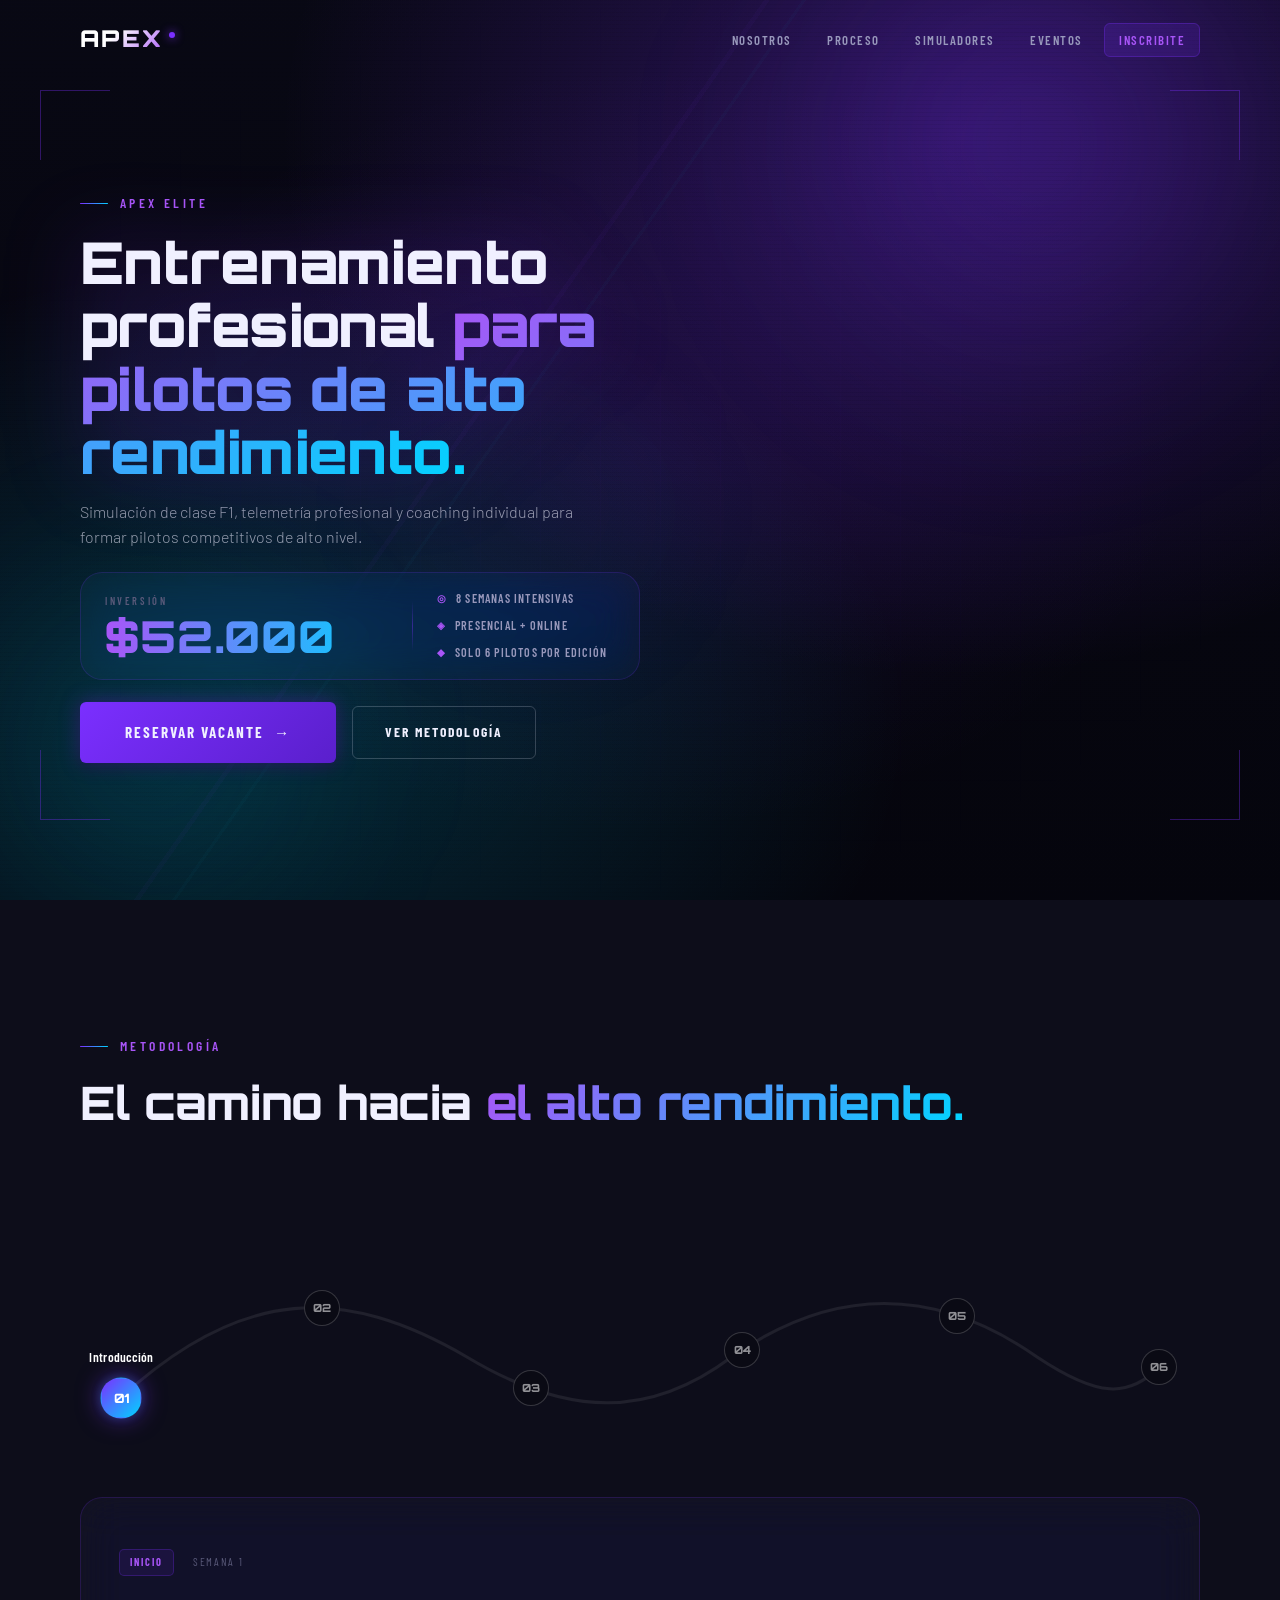
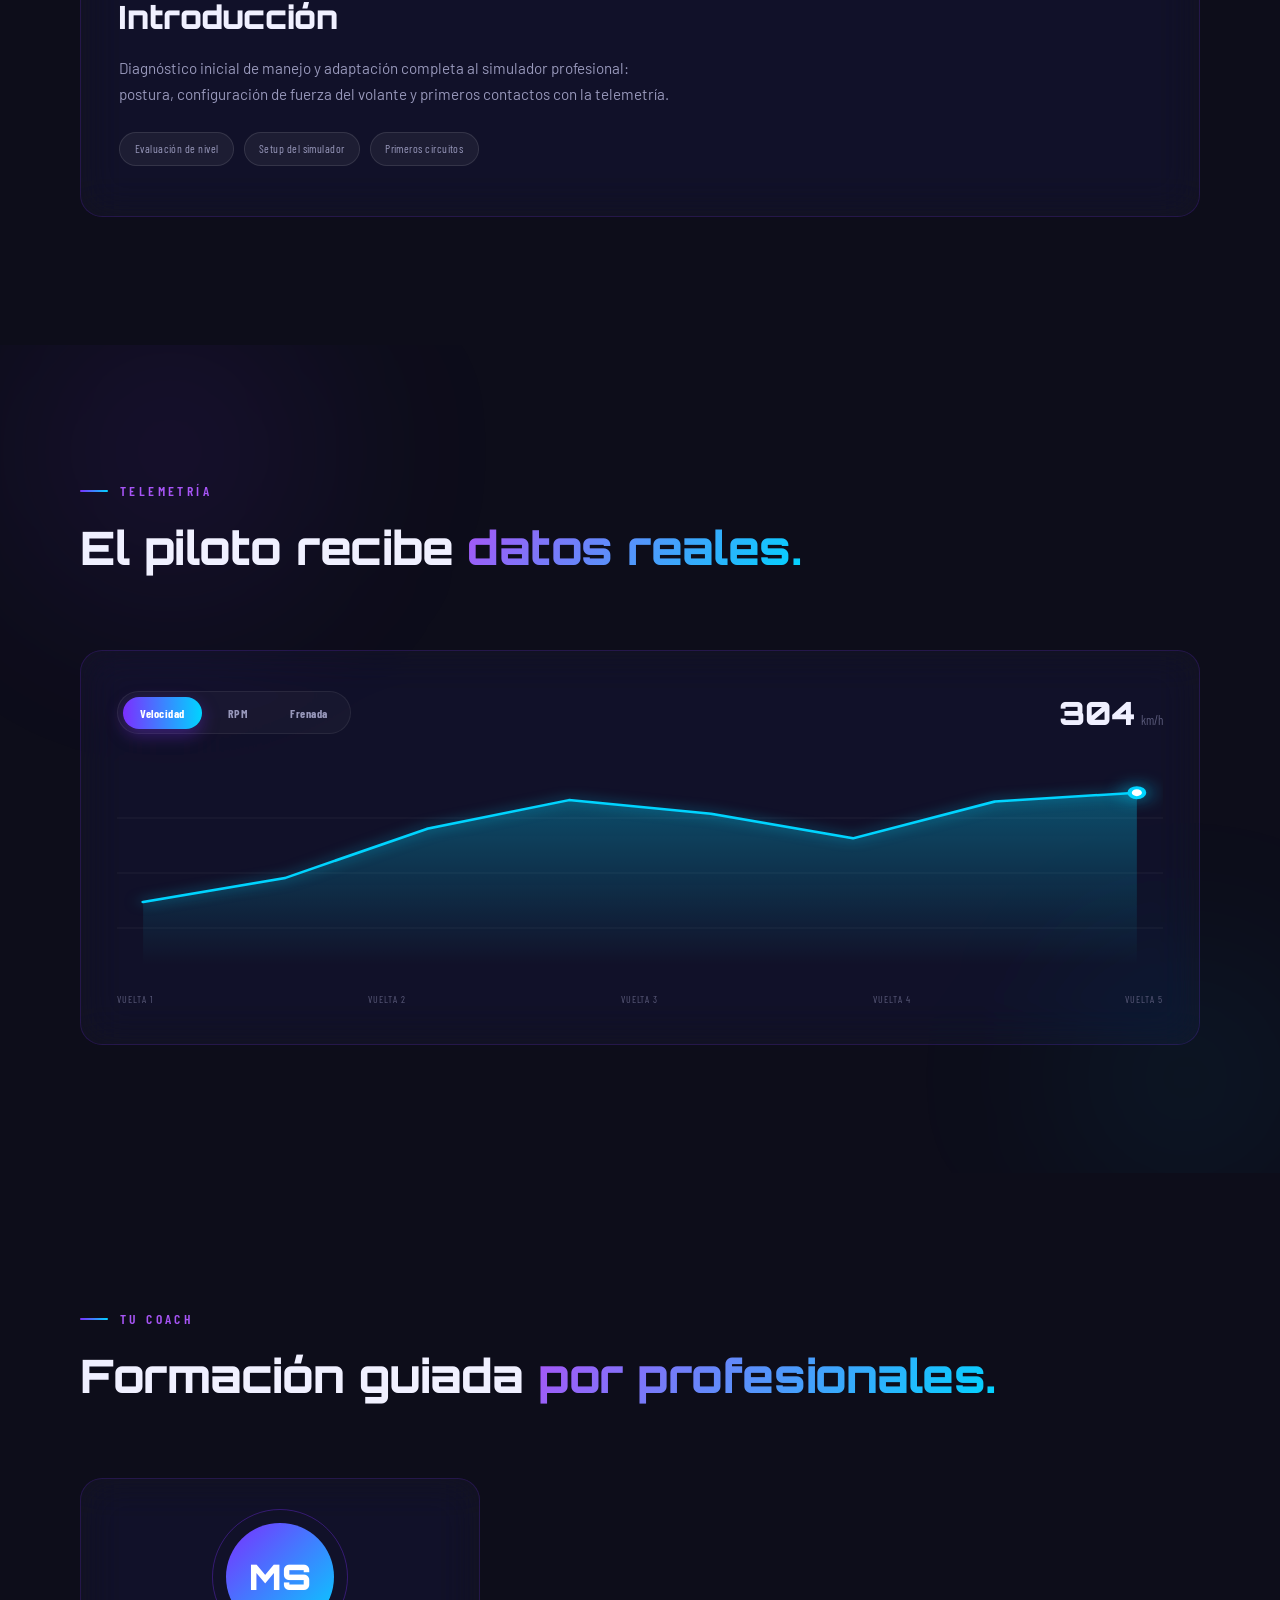
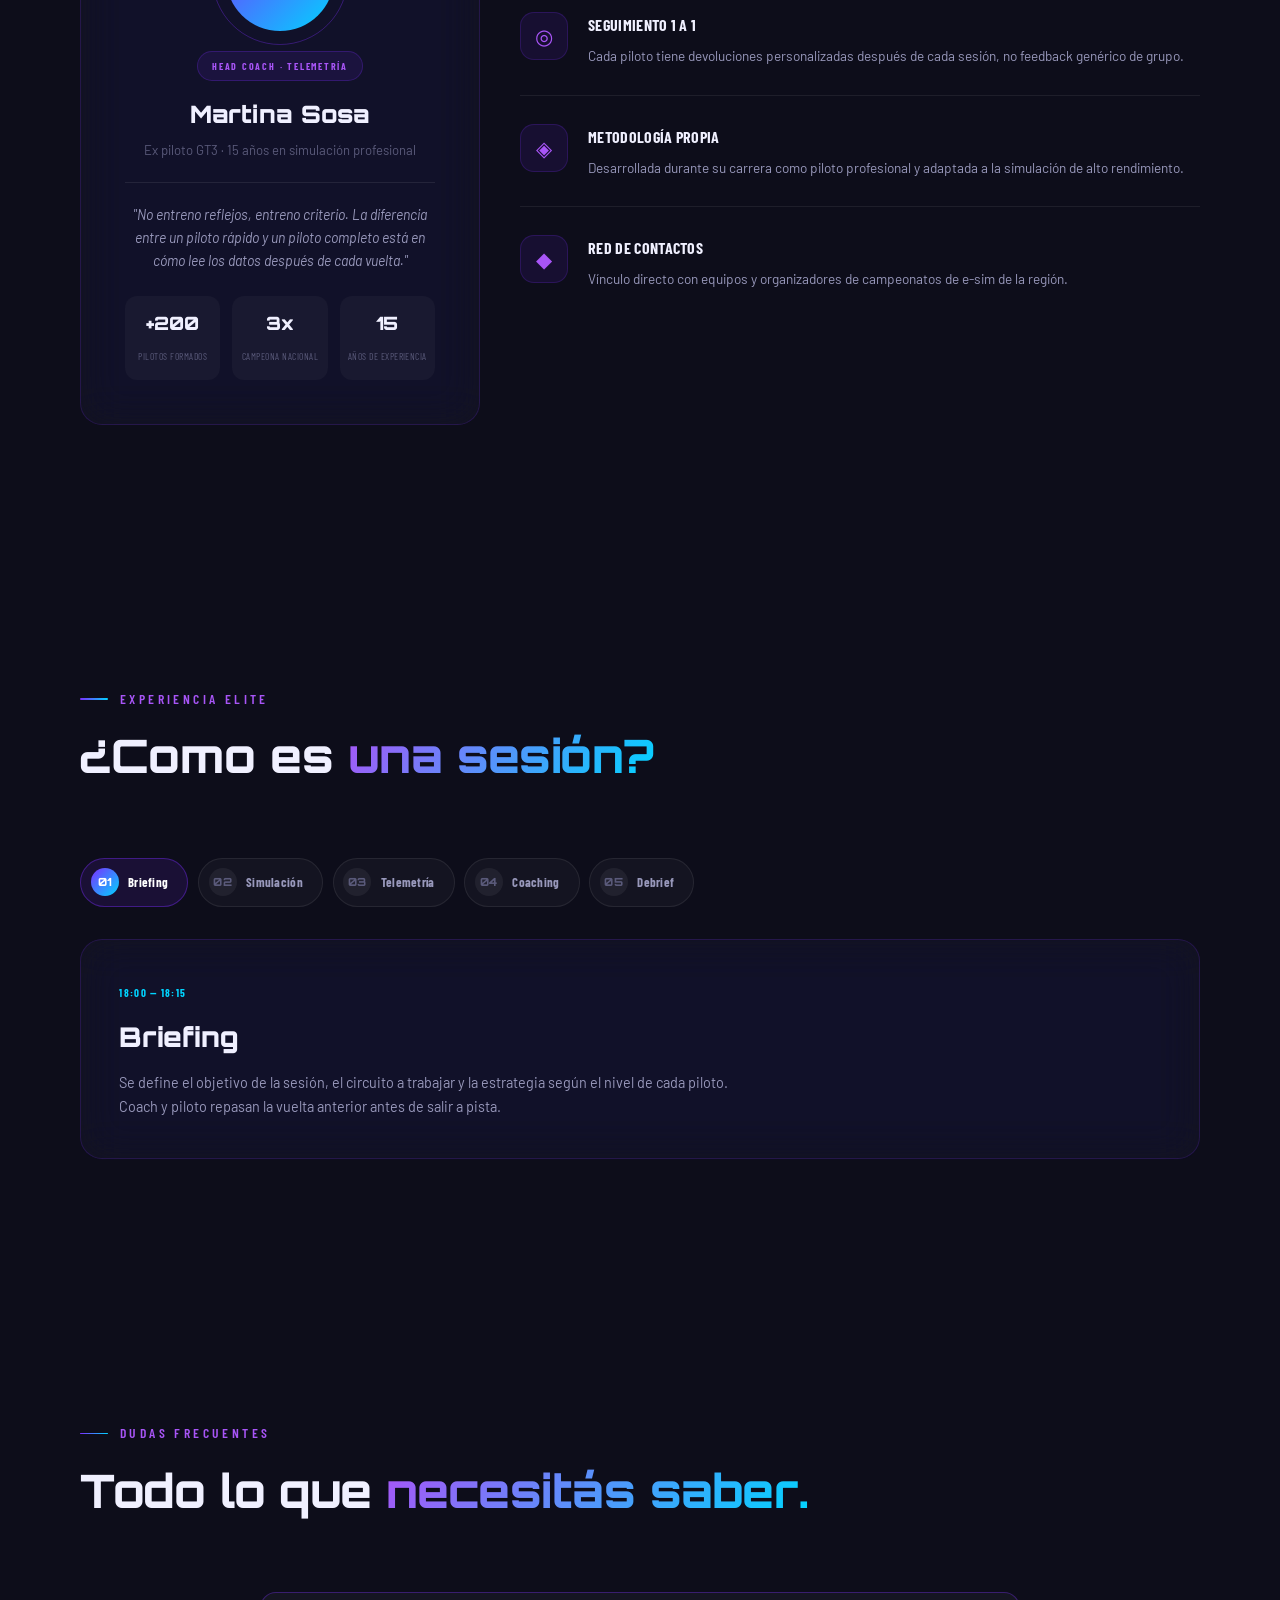
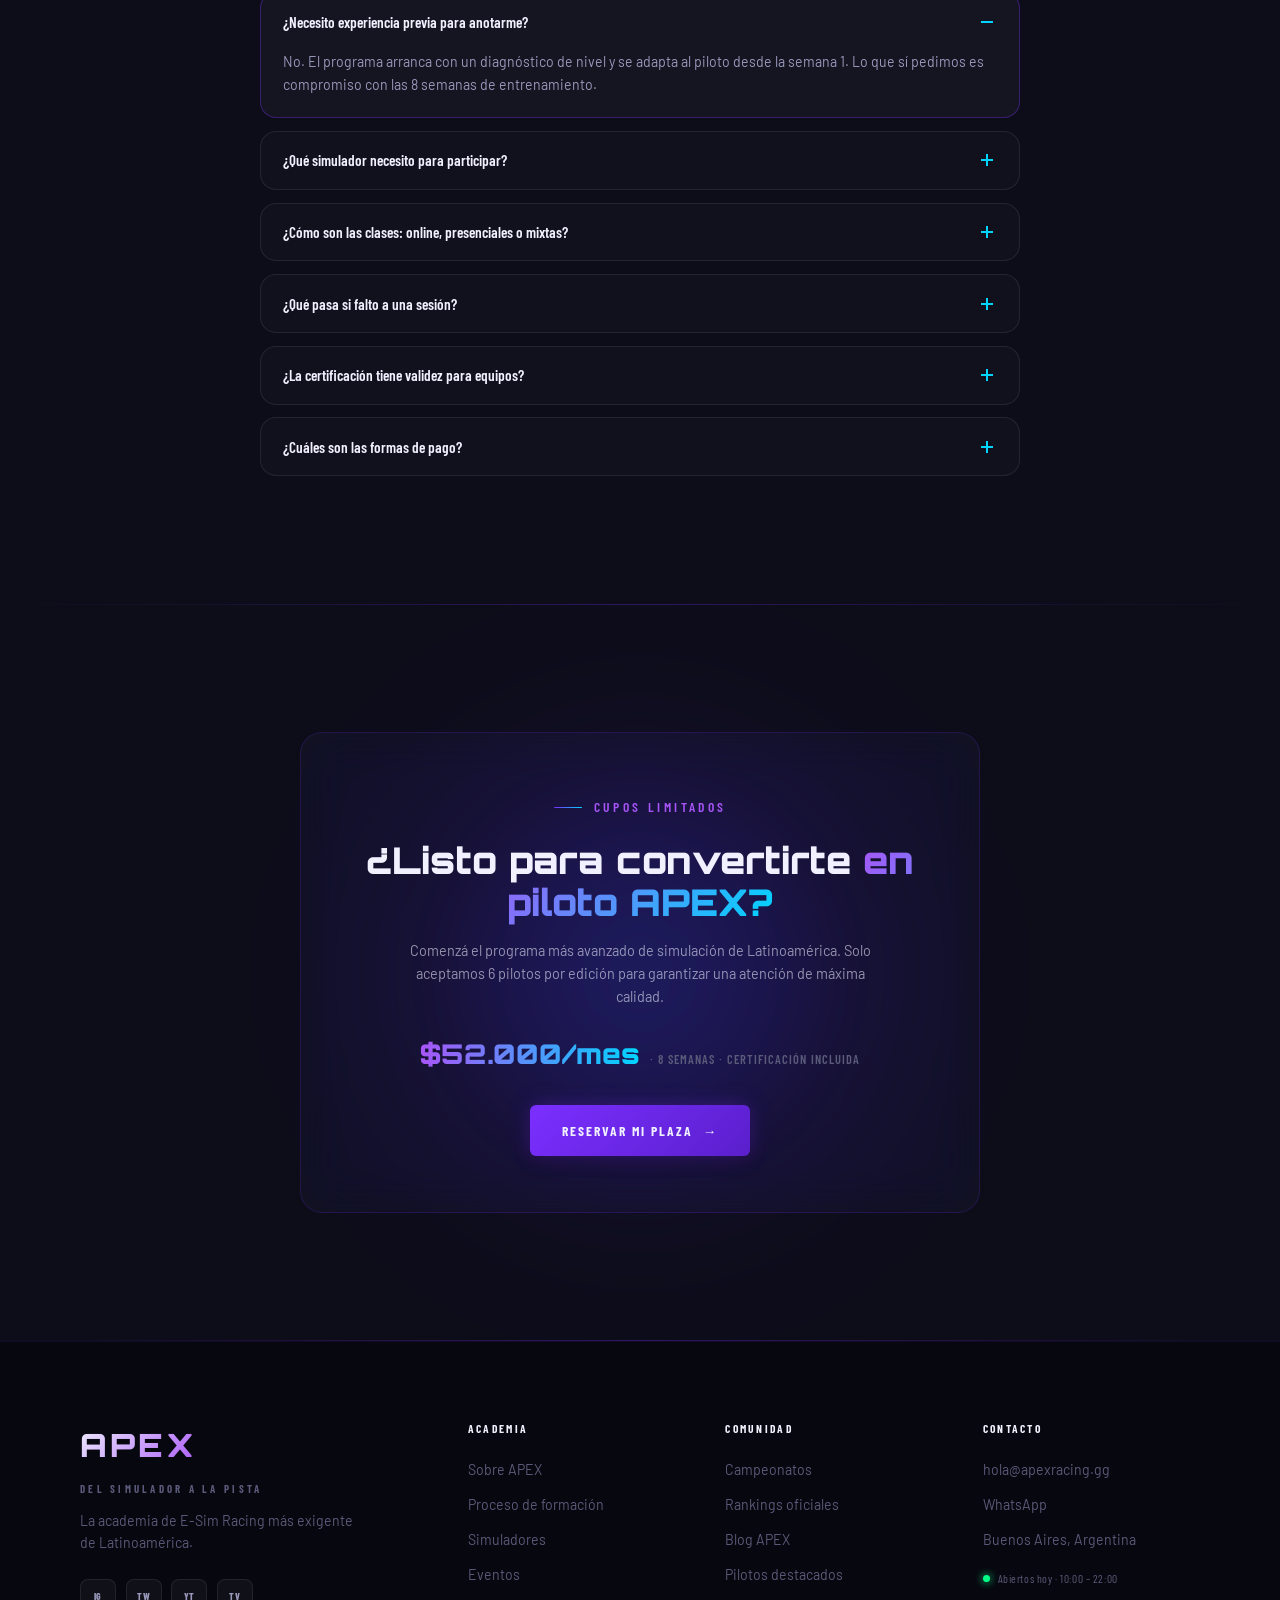
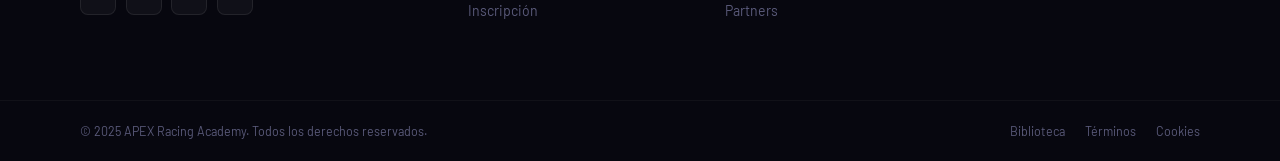
<file: elite.html>
<!DOCTYPE html>
<html lang="es">
<head>
  <meta charset="UTF-8">
  <meta name="viewport" content="width=device-width, initial-scale=1.0">
  <meta name="description" content="Programa Elite APEX – Entrenamiento profesional de E-Sim Racing para pilotos de alto rendimiento. 8 semanas, coach dedicado, certificación oficial.">
  <meta property="og:title" content="Programa Elite | APEX Racing Academy">
  <meta property="og:description" content="El programa de formación más avanzado de Latinoamérica. Simulación, telemetría y coaching profesional.">
  <title>Programa Elite | APEX Racing Academy</title>
  <link rel="icon" type="image/png" href="favicon.png">
  <link rel="preconnect" href="https://fonts.googleapis.com">
  <link rel="preconnect" href="https://fonts.gstatic.com" crossorigin>
  <link href="https://fonts.googleapis.com/css2?family=Orbitron:wght@400;500;600;700;800;900&family=Barlow:ital,wght@0,300;0,400;0,500;0,600;0,700;1,300;1,400&family=Barlow+Condensed:wght@300;400;500;600;700;800&display=swap" rel="stylesheet">
  <link rel="stylesheet" href="style.css">
  <link rel="stylesheet" href="elite.css">
</head>
<body>

  <!-- ══════════════════════════════════════ -->
  <!--  NAVIGATION                           -->
  <!-- ══════════════════════════════════════ -->
  <nav class="navbar" id="navbar" role="navigation" aria-label="Navegación principal">
    <div class="nav-container">
      <a href="index.html" class="nav-logo" aria-label="APEX inicio">
        <span class="nav-logo-text">APEX</span>
        <span class="nav-logo-dot"></span>
      </a>
      <ul class="nav-links" role="list">
        <li><a href="index.html#sobre"       class="nav-link">Nosotros</a></li>
        <li><a href="index.html#proceso"     class="nav-link">Proceso</a></li>
        <li><a href="index.html#simuladores" class="nav-link">Simuladores</a></li>
        <li><a href="index.html#eventos"     class="nav-link">Eventos</a></li>
        <li><a href="index.html#inscripcion" class="nav-link nav-link--cta">Inscribite</a></li>
      </ul>
      <button class="nav-toggle" id="navToggle" aria-label="Abrir menú" aria-expanded="false">
        <span class="toggle-bar"></span>
        <span class="toggle-bar"></span>
        <span class="toggle-bar"></span>
      </button>
    </div>
  </nav>

  <!-- ══════════════════════════════════════ -->
  <!--  MOBILE MENU                          -->
  <!-- ══════════════════════════════════════ -->
  <div class="mobile-menu" id="mobileMenu" aria-hidden="true">
    <div class="mobile-menu-inner">
      <ul class="mobile-nav-list" role="list">
        <li><a href="index.html#sobre"       class="mobile-nav-link"><span class="mobile-link-num">01</span> Nosotros</a></li>
        <li><a href="index.html#proceso"     class="mobile-nav-link"><span class="mobile-link-num">02</span> Proceso</a></li>
        <li><a href="index.html#simuladores" class="mobile-nav-link"><span class="mobile-link-num">03</span> Simuladores</a></li>
        <li><a href="index.html#eventos"     class="mobile-nav-link"><span class="mobile-link-num">04</span> Eventos</a></li>
        <li><a href="index.html#inscripcion" class="mobile-nav-link mobile-nav-link--cta">INSCRIBITE</a></li>
      </ul>
    </div>
  </div>

  <!-- ══════════════════════════════════════ -->
  <!--  HERO ELITE                           -->
  <!-- ══════════════════════════════════════ -->
  <section class="elite-hero" id="elite-hero" aria-label="Programa Elite APEX">

    <video
      class="elite-hero-video"
      autoplay
      muted
      loop
      playsinline
    >
      <source src="images/herodetalle.mp4" type="video/mp4">
    </video>

    <!-- Background decorativo -->
    <div class="elite-bg" aria-hidden="true">
      <div class="elite-orb elite-orb--violet"></div>
      <div class="elite-orb elite-orb--blue"></div>
      <div class="elite-orb elite-orb--accent"></div>
      <div class="hero-grid"></div>
      <div class="hero-scanlines"></div>
      <div class="racing-stripe"></div>
      <div class="hero-corner hero-corner--tl"></div>
      <div class="hero-corner hero-corner--tr"></div>
      <div class="hero-corner hero-corner--bl"></div>
      <div class="hero-corner hero-corner--br"></div>
    </div>

    <!-- Contenido -->
    <div class="container">
      <div class="elite-content reveal">

        <span class="section-eyebrow">APEX ELITE</span>

        <h1 class="elite-title">
          Entrenamiento profesional <em>para pilotos de alto rendimiento.</em>
        </h1>

        <p class="elite-description">
          Simulación de clase F1, telemetría profesional y coaching individual
          para formar pilotos competitivos de alto nivel.
        </p>

        <!-- Precio + datos -->
        <div class="elite-price-block glass-card">
          <div class="elite-price-main">
            <span class="elite-price-label">INVERSIÓN</span>
            <div class="elite-price-value">$52.000<small>/mes</small></div>
          </div>
          <div class="elite-price-divider" aria-hidden="true"></div>
          <div class="elite-price-meta">
            <div class="elite-price-row">
              <span class="elite-price-icon" aria-hidden="true">◎</span>
              <span>8 SEMANAS INTENSIVAS</span>
            </div>
            <div class="elite-price-row">
              <span class="elite-price-icon" aria-hidden="true">◈</span>
              <span>PRESENCIAL + ONLINE</span>
            </div>
            <div class="elite-price-row">
              <span class="elite-price-icon" aria-hidden="true">◆</span>
              <span>SOLO 6 PILOTOS POR EDICIÓN</span>
            </div>
          </div>
        </div>

        <!-- CTAs -->
        <div class="elite-actions">
          <a href="index.html#inscripcion" class="btn btn--primary btn--xl magnetic-btn" data-magnetic>
            <span class="btn-inner">
              <span class="btn-text">RESERVAR VACANTE</span>
              <span class="btn-arrow">→</span>
            </span>
            <span class="btn-glow"></span>
          </a>
          <a href="#roadmap" class="btn btn--ghost magnetic-btn" data-magnetic>
            <span class="btn-inner">
              <span class="btn-text">VER METODOLOGÍA</span>
            </span>
          </a>
        </div>

      </div>
    </div>

  </section>


  <!-- ══════════════════════════════════════ -->
  <!--  1. ROADMAP INTERACTIVO                -->
  <!-- ══════════════════════════════════════ -->
  <section class="section elite-roadmap-section" id="roadmap" aria-label="Metodología del programa">
    <div class="container">

      <div class="section-header reveal">
        <span class="section-eyebrow">METODOLOGÍA</span>
        <h2 class="section-title">El camino hacia <em>el alto rendimiento.</em></h2>
      </div>

      <div class="rm-wrap reveal">

        <!-- Circuito interactivo -->
        <div class="rm-circuit" role="tablist" aria-label="Etapas del programa">
          <div class="rm-circuit-track">

            <svg class="rm-circuit-svg" id="rmCircuitSvg" viewBox="0 0 1100 200" preserveAspectRatio="none" aria-hidden="true">
              <defs>
                <linearGradient id="rmTrackGrad" x1="0" y1="0" x2="1" y2="0">
                  <stop offset="0%" stop-color="#7B2FFF"></stop>
                  <stop offset="55%" stop-color="#00D4FF"></stop>
                  <stop offset="100%" stop-color="#FFD54A"></stop>
                </linearGradient>
              </defs>
              <path id="rmTrackBase" class="rm-track-base"
                d="M40,150 C160,40 260,40 380,110 C480,170 560,170 640,110 C740,40 840,40 940,110 C1000,150 1030,150 1060,120"></path>
              <path id="rmTrackFill" class="rm-track-fill"
                d="M40,150 C160,40 260,40 380,110 C480,170 560,170 640,110 C740,40 840,40 940,110 C1000,150 1030,150 1060,120"></path>
              <circle id="rmCarGlow" class="rm-car-glow" r="15"></circle>
              <circle id="rmCarDot" class="rm-car-dot" r="6"></circle>
            </svg>

            <div class="rm-circuit-nodes" id="rmNodes">

              <button class="rm-node active" data-step="0" role="tab" aria-selected="true">
                <span class="rm-node-num">01</span>
                <span class="rm-node-tip">Introducción</span>
              </button>

              <button class="rm-node" data-step="1" role="tab" aria-selected="false">
                <span class="rm-node-num">02</span>
                <span class="rm-node-tip">Técnica</span>
              </button>

              <button class="rm-node" data-step="2" role="tab" aria-selected="false">
                <span class="rm-node-num">03</span>
                <span class="rm-node-tip">Telemetría</span>
              </button>

              <button class="rm-node" data-step="3" role="tab" aria-selected="false">
                <span class="rm-node-num">04</span>
                <span class="rm-node-tip">Racecraft</span>
              </button>

              <button class="rm-node" data-step="4" role="tab" aria-selected="false">
                <span class="rm-node-num">05</span>
                <span class="rm-node-tip">Simulación</span>
              </button>

              <button class="rm-node rm-node--gold" data-step="5" role="tab" aria-selected="false">
                <span class="rm-node-num">06</span>
                <span class="rm-node-tip">Certificación</span>
              </button>

            </div>

          </div>
        </div>

        <!-- Panel de detalle -->
        <div class="rm-panel glass-card" id="rmPanel">

          <div class="rm-panel-inner" id="rmPanelInner">

            <span class="rm-panel-tag" id="rmTag">INICIO</span>
            <span class="rm-panel-week" id="rmWeek">SEMANA 1</span>

            <h3 class="rm-panel-title" id="rmTitle">Introducción</h3>
            <p class="rm-panel-desc" id="rmDesc">Diagnóstico inicial de manejo y adaptación completa al simulador profesional: postura, configuración de fuerza del volante y primeros contactos con la telemetría.</p>

            <div class="rm-panel-skills" id="rmSkills">
              <span class="rm-skill-chip">Evaluación de nivel</span>
              <span class="rm-skill-chip">Setup del simulador</span>
              <span class="rm-skill-chip">Primeros circuitos</span>
            </div>

          </div>

        </div>

      </div>

    </div>
  </section>


  <!-- ══════════════════════════════════════ -->
  <!--  2. TELEMETRÍA EN VIVO                 -->
  <!-- ══════════════════════════════════════ -->
  <section class="section elite-telemetry-section" id="telemetria" aria-label="Telemetría del programa">
    <div class="stats-bg" aria-hidden="true">
      <div class="stats-orb stats-orb--1"></div>
      <div class="stats-orb stats-orb--2"></div>
    </div>
    <div class="container">

      <div class="section-header reveal">
        <span class="section-eyebrow">TELEMETRÍA</span>
        <h2 class="section-title">El piloto recibe <em>datos reales.</em></h2>
      </div>

      <div class="tm-grid reveal">

        <!-- Dashboard interactivo -->
        <div class="tm-dashboard glass-card">

          <div class="tm-dashboard-head">

            <div class="tm-tabs" id="tmTabs" role="tablist">
              <button class="tm-tab active" data-metric="speed" role="tab" aria-selected="true">Velocidad</button>
              <button class="tm-tab" data-metric="rpm" role="tab" aria-selected="false">RPM</button>
              <button class="tm-tab" data-metric="brake" role="tab" aria-selected="false">Frenada</button>
            </div>

            <div class="tm-readout">
              <span class="tm-readout-value" id="tmValue">312</span>
              <span class="tm-readout-unit" id="tmUnit">km/h</span>
            </div>

          </div>

          <svg class="tm-chart" id="tmChart" viewBox="0 0 720 220" preserveAspectRatio="none" aria-hidden="true">
            <defs>
              <linearGradient id="tmFillGrad" x1="0" y1="0" x2="0" y2="1">
                <stop offset="0%" stop-color="var(--apex-blue)" stop-opacity=".35"></stop>
                <stop offset="100%" stop-color="var(--apex-blue)" stop-opacity="0"></stop>
              </linearGradient>
            </defs>
            <g class="tm-grid-lines">
              <line x1="0" y1="55"  x2="720" y2="55"></line>
              <line x1="0" y1="110" x2="720" y2="110"></line>
              <line x1="0" y1="165" x2="720" y2="165"></line>
            </g>
            <polygon id="tmArea" class="tm-area" points="" fill="url(#tmFillGrad)"></polygon>
            <polyline id="tmLine" class="tm-line" points="" fill="none"></polyline>
            <circle id="tmDot" class="tm-dot" r="5" cx="0" cy="0"></circle>
          </svg>

          <div class="tm-chart-labels" aria-hidden="true">
            <span>VUELTA 1</span><span>VUELTA 2</span><span>VUELTA 3</span><span>VUELTA 4</span><span>VUELTA 5</span>
          </div>

        </div>

      </div>

    </div>
  </section>


  <!-- ══════════════════════════════════════ -->
  <!--  3. COACH ELITE                        -->
  <!-- ══════════════════════════════════════ -->
  <section class="section elite-coach-section" id="coach" aria-label="Coach del programa">
    <div class="container">

      <div class="section-header reveal">
        <span class="section-eyebrow">TU COACH</span>
        <h2 class="section-title">Formación guiada <em>por profesionales.</em></h2>
      </div>

      <div class="coach-layout reveal">

        <div class="coach-card glass-card">

          <div class="coach-avatar">
            <span class="coach-avatar-glow"></span>
            <span class="coach-avatar-initials">MS</span>
          </div>

          <span class="coach-badge">HEAD COACH · TELEMETRÍA</span>

          <h3 class="coach-name">Martina Sosa</h3>
          <p class="coach-role">Ex piloto GT3 · 15 años en simulación profesional</p>

          <p class="coach-quote">
            "No entreno reflejos, entreno criterio. La diferencia entre un piloto rápido
            y un piloto completo está en cómo lee los datos después de cada vuelta."
          </p>

          <div class="coach-stats">
            <div class="coach-stat">
              <strong>+200</strong>
              <span>Pilotos formados</span>
            </div>
            <div class="coach-stat">
              <strong>3x</strong>
              <span>Campeona nacional</span>
            </div>
            <div class="coach-stat">
              <strong>15</strong>
              <span>Años de experiencia</span>
            </div>
          </div>

        </div>

        <div class="coach-side">

          <div class="coach-side-item">
            <span class="coach-side-icon">◎</span>
            <div>
              <h4>Seguimiento 1 a 1</h4>
              <p>Cada piloto tiene devoluciones personalizadas después de cada sesión, no feedback genérico de grupo.</p>
            </div>
          </div>

          <div class="coach-side-item">
            <span class="coach-side-icon">◈</span>
            <div>
              <h4>Metodología propia</h4>
              <p>Desarrollada durante su carrera como piloto profesional y adaptada a la simulación de alto rendimiento.</p>
            </div>
          </div>

          <div class="coach-side-item">
            <span class="coach-side-icon">◆</span>
            <div>
              <h4>Red de contactos</h4>
              <p>Vínculo directo con equipos y organizadores de campeonatos de e-sim de la región.</p>
            </div>
          </div>

        </div>

      </div>

    </div>
  </section>


  <!-- ══════════════════════════════════════ -->
  <!--  4. SESIÓN DE COMPETICIÓN               -->
  <!-- ══════════════════════════════════════ -->
  <section class="section elite-session-section" id="sesion" aria-label="Una sesión de competición">

    <div class="container">

      <div class="section-header reveal">
        <span class="section-eyebrow">EXPERIENCIA ELITE</span>
        <h2 class="section-title">¿Como es <em>una sesión?</em></h2>
      </div>

      <div class="ss-wrap reveal">

        <div class="ss-tabs" id="ssTabs">

          <button class="ss-tab active" data-session="0">
            <span class="ss-tab-num">01</span>
            <span>Briefing</span>
          </button>

          <button class="ss-tab" data-session="1">
            <span class="ss-tab-num">02</span>
            <span>Simulación</span>
          </button>

          <button class="ss-tab" data-session="2">
            <span class="ss-tab-num">03</span>
            <span>Telemetría</span>
          </button>

          <button class="ss-tab" data-session="3">
            <span class="ss-tab-num">04</span>
            <span>Coaching</span>
          </button>

          <button class="ss-tab" data-session="4">
            <span class="ss-tab-num">05</span>
            <span>Debrief</span>
          </button>

        </div>

        <div class="ss-panel glass-card">
          <div class="ss-panel-inner" id="ssPanelInner">
            <span class="ss-panel-time" id="ssTime">18:00 — 18:15</span>
            <h3 class="ss-panel-title" id="ssTitle">Briefing</h3>
            <p class="ss-panel-desc" id="ssDesc">Se define el objetivo de la sesión, el circuito a trabajar y la estrategia según el nivel de cada piloto. Coach y piloto repasan la vuelta anterior antes de salir a pista.</p>
          </div>
        </div>

      </div>

    </div>

  </section>


  <!-- ══════════════════════════════════════ -->
  <!--  5. PREGUNTAS FRECUENTES               -->
  <!-- ══════════════════════════════════════ -->
  <section class="section elite-faq-section" id="faq" aria-label="Preguntas frecuentes">
    <div class="container">

      <div class="section-header reveal">
        <span class="section-eyebrow">DUDAS FRECUENTES</span>
        <h2 class="section-title">Todo lo que <em>necesitás saber.</em></h2>
      </div>

      <div class="faq-list reveal" id="faqList">

        <div class="faq-item active">
          <button class="faq-question" aria-expanded="true">
            <span>¿Necesito experiencia previa para anotarme?</span>
            <span class="faq-icon" aria-hidden="true"></span>
          </button>
          <div class="faq-answer">
            <p>No. El programa arranca con un diagnóstico de nivel y se adapta al piloto desde la semana 1. Lo que sí pedimos es compromiso con las 8 semanas de entrenamiento.</p>
          </div>
        </div>

        <div class="faq-item">
          <button class="faq-question" aria-expanded="false">
            <span>¿Qué simulador necesito para participar?</span>
            <span class="faq-icon" aria-hidden="true"></span>
          </button>
          <div class="faq-answer">
            <p>Las sesiones presenciales usan nuestro simulador profesional. Para las prácticas online te ayudamos a configurar tu propio equipo, sin importar el nivel del volante o pedalera.</p>
          </div>
        </div>

        <div class="faq-item">
          <button class="faq-question" aria-expanded="false">
            <span>¿Cómo son las clases: online, presenciales o mixtas?</span>
            <span class="faq-icon" aria-hidden="true"></span>
          </button>
          <div class="faq-answer">
            <p>El programa combina sesiones presenciales con el coach y prácticas guiadas online, con seguimiento y devolución personalizada en cada una.</p>
          </div>
        </div>

        <div class="faq-item">
          <button class="faq-question" aria-expanded="false">
            <span>¿Qué pasa si falto a una sesión?</span>
            <span class="faq-icon" aria-hidden="true"></span>
          </button>
          <div class="faq-answer">
            <p>Como los cupos son de solo 6 pilotos por edición, coordinamos una sesión de recuperación con el coach dentro de la misma semana, sujeto a disponibilidad de agenda.</p>
          </div>
        </div>

        <div class="faq-item">
          <button class="faq-question" aria-expanded="false">
            <span>¿La certificación tiene validez para equipos?</span>
            <span class="faq-icon" aria-hidden="true"></span>
          </button>
          <div class="faq-answer">
            <p>Sí. La certificación APEX es reconocida por equipos y organizadores de la región, y forma parte de la red de contactos a la que accedés al finalizar el programa.</p>
          </div>
        </div>

        <div class="faq-item">
          <button class="faq-question" aria-expanded="false">
            <span>¿Cuáles son las formas de pago?</span>
            <span class="faq-icon" aria-hidden="true"></span>
          </button>
          <div class="faq-answer">
            <p>Aceptamos pago mensual o el programa completo con descuento. Coordinamos el medio de pago una vez confirmada tu vacante.</p>
          </div>
        </div>

      </div>

    </div>
  </section>


  <!-- ══════════════════════════════════════ -->
  <!--  CTA FINAL                            -->
  <!-- ══════════════════════════════════════ -->
  <section class="section elite-cta-section" aria-label="Reservar vacante Elite">
    <div class="elite-cta-bg" aria-hidden="true">
      <div class="cta-orb cta-orb--1"></div>
      <div class="cta-orb cta-orb--2"></div>
      <div class="cta-line cta-line--1"></div>
      <div class="cta-line cta-line--2"></div>
    </div>
    <div class="container">
      <div class="elite-cta glass-card reveal">
        <span class="section-eyebrow">CUPOS LIMITADOS</span>
        <h2 class="elite-cta-title">¿Listo para convertirte <em>en piloto APEX?</em></h2>
        <p class="elite-cta-desc">Comenzá el programa más avanzado de simulación de Latinoamérica. Solo aceptamos 6 pilotos por edición para garantizar una atención de máxima calidad.</p>
        <div class="elite-cta-price-row">
          <span class="elite-cta-amount">$52.000/mes</span>
          <span class="elite-cta-period">· 8 semanas · Certificación incluida</span>
        </div>
        <a href="index.html#inscripcion" class="btn btn--primary magnetic-btn" data-magnetic>
          <span class="btn-inner">
            <span class="btn-text">RESERVAR MI PLAZA</span>
            <span class="btn-arrow">→</span>
          </span>
          <span class="btn-glow"></span>
        </a>
      </div>
    </div>
  </section>


  <!-- ══════════════════════════════════════ -->
  <!--  FOOTER                               -->
  <!-- ══════════════════════════════════════ -->
  <footer class="footer" role="contentinfo">
    <div class="footer-top">
      <div class="container">
        <div class="footer-grid">
          <div class="footer-brand">
            <a href="index.html" class="footer-logo" aria-label="APEX inicio">APEX</a>
            <p class="footer-tagline">DEL SIMULADOR A LA PISTA</p>
            <p class="footer-brand-desc">La academia de E-Sim Racing más exigente de Latinoamérica.</p>
            <div class="footer-social" aria-label="Redes sociales">
              <a href="#" class="social-link" aria-label="Instagram">IG</a>
              <a href="#" class="social-link" aria-label="Twitter / X">TW</a>
              <a href="#" class="social-link" aria-label="YouTube">YT</a>
              <a href="#" class="social-link" aria-label="Twitch">TV</a>
            </div>
          </div>
          <div class="footer-col">
            <h4 class="footer-col-title">Academia</h4>
            <ul class="footer-links">
              <li><a href="index.html#sobre">Sobre APEX</a></li>
              <li><a href="index.html#proceso">Proceso de formación</a></li>
              <li><a href="index.html#simuladores">Simuladores</a></li>
              <li><a href="index.html#eventos">Eventos</a></li>
              <li><a href="index.html#inscripcion">Inscripción</a></li>
            </ul>
          </div>
          <div class="footer-col">
            <h4 class="footer-col-title">Comunidad</h4>
            <ul class="footer-links">
              <li><a href="index.html#">Campeonatos</a></li>
              <li><a href="index.html#">Rankings oficiales</a></li>
              <li><a href="index.html#">Blog APEX</a></li>
              <li><a href="index.html#">Pilotos destacados</a></li>
              <li><a href="index.html#">Partners</a></li>
            </ul>
          </div>
          <div class="footer-col">
            <h4 class="footer-col-title">Contacto</h4>
            <ul class="footer-links">
              <li><a href="mailto:hola@apexracing.gg">hola@apexracing.gg</a></li>
              <li><a href="#">WhatsApp</a></li>
              <li><a href="#">Buenos Aires, Argentina</a></li>
            </ul>
            <div class="footer-badge">
              <span class="footer-badge-dot" aria-hidden="true"></span>
              <span>Abiertos hoy · 10:00 – 22:00</span>
            </div>
          </div>
        </div>
      </div>
    </div>
    <div class="footer-bottom">
      <div class="container">
        <p class="footer-copy">© 2025 APEX Racing Academy. Todos los derechos reservados.</p>
        <div class="footer-bottom-links">
          <a href="biblioteca.html">Biblioteca</a>
          <a href="#">Términos</a>
          <a href="#">Cookies</a>
        </div>
      </div>
    </div>
  </footer>

  <script src="script.js"></script>
  <script src="elite.js"></script>
</body>
</html>
</file>
<file: biblioteca.css>
/* =====================================================
   APEX RACING ACADEMY — BIBLIOTECA UI
   ui-kit.css
   Documentación viva del sistema de diseño real del sitio.
   ===================================================== */

/* ── 1. TOKENS ─────────────────────────────────────── */
:root{
  --apex-black:        #030309;
  --apex-dark-1:       #07070F;
  --apex-dark-2:       #0D0D1A;
  --apex-dark-3:       #131326;
  --apex-violet:       #7B2FFF;
  --apex-violet-light: #A855F7;
  --apex-violet-dim:   #4A1A99;
  --apex-blue:         #00D4FF;
  --apex-blue-dim:     #0088BB;
  --apex-white:        #F0F0FF;
  --apex-grey-1:       #9898BB;
  --apex-grey-2:       #5A5A7A;
  --apex-green:        #00FF88;
  --apex-orange:       #FF6B2B;

  --glow-violet:       rgba(123, 47, 255, 0.5);
  --glow-blue:         rgba(0, 212, 255, 0.5);
  --glass-bg:          rgba(255, 255, 255, 0.024);
  --glass-bg-hover:    rgba(255, 255, 255, 0.045);
  --glass-border:      rgba(123, 47, 255, 0.18);
  --glass-border-hover:rgba(123, 47, 255, 0.55);
  --glass-blur:        20px;

  --font-display:   'Orbitron', monospace;
  --font-condensed: 'Barlow Condensed', sans-serif;
  --font-body:      'Barlow', sans-serif;

  --radius-sm:  8px;
  --radius-md:  14px;
  --radius-lg:  22px;
  --radius-xl:  32px;

  --ease-out:    cubic-bezier(0.16, 1, 0.3, 1);
  --ease-in-out: cubic-bezier(0.4, 0, 0.2, 1);
  --t-fast: 0.2s;
  --t-med:  0.4s;
  --t-slow: 0.7s;

  --sb-w: 292px;
}

/* ── 2. RESET / BASE ───────────────────────────────── */
*,*::before,*::after{ box-sizing:border-box; margin:0; padding:0; }
html{ scroll-behavior:smooth; font-size:16px; }
body{
  background:var(--apex-dark-2);
  color:var(--apex-white);
  font-family:var(--font-body);
  line-height:1.65;
  overflow-x:hidden;
}
img,svg{ display:block; max-width:100%; }
ul{ list-style:none; }
a{ text-decoration:none; color:inherit; }
button{ border:none; background:none; font-family:inherit; cursor:pointer; color:inherit; }
input,select,textarea{ font-family:inherit; font-size:inherit; }
::selection{ background:var(--apex-violet); color:#fff; }
:focus-visible{ outline:2px solid var(--apex-violet); outline-offset:3px; border-radius:4px; }
code{ font-family:'SFMono-Regular',Consolas,monospace; }

/* Textura de fondo global: grilla + ruido sutil de telemetría */
body::before{
  content:'';
  position:fixed; inset:0; z-index:-2;
  background:
    radial-gradient(ellipse 900px 500px at 85% -5%, rgba(123,47,255,.16), transparent 60%),
    radial-gradient(ellipse 700px 500px at -5% 30%, rgba(0,212,255,.09), transparent 55%),
    linear-gradient(180deg, var(--apex-black) 0%, var(--apex-dark-2) 100%);
}
body::after{
  content:'';
  position:fixed; inset:0; z-index:-1; pointer-events:none; opacity:.35;
  background-image:
    linear-gradient(rgba(255,255,255,.025) 1px, transparent 1px),
    linear-gradient(90deg, rgba(255,255,255,.025) 1px, transparent 1px);
  background-size:42px 42px;
  mask-image:radial-gradient(ellipse 80% 60% at 50% 0%, #000 0%, transparent 75%);
}

@media (prefers-reduced-motion: reduce){
  *,*::before,*::after{ animation-duration:.01ms !important; transition-duration:.01ms !important; }
}

/* ── 3. LAYOUT GENERAL ─────────────────────────────── */
.kit{
  display:grid;
  grid-template-columns:var(--sb-w) 1fr;
  min-height:100vh;
}

.kit-main{
  min-width:0;
  padding:0 clamp(1.5rem,4vw,4.5rem) 6rem;
}

/* ── 4. SIDEBAR ────────────────────────────────────── */
.kit-sidebar{
  position:sticky; top:0;
  height:100vh;
  border-right:1px solid rgba(255,255,255,.06);
  padding:2.1rem 1.5rem 1.5rem;
  display:flex; flex-direction:column;
  background:rgba(3,3,9,.5);
  backdrop-filter:blur(6px);
}

.kit-logo{ display:flex; align-items:center; gap:.4rem; margin-bottom:.3rem; }
.kit-logo-text{
  font-family:var(--font-display);
  font-size:1.3rem; font-weight:900; letter-spacing:.08em;
  background:linear-gradient(135deg,#fff 40%, var(--apex-violet-light) 100%);
  -webkit-background-clip:text; background-clip:text; -webkit-text-fill-color:transparent;
}
.kit-logo-dot{ width:6px; height:6px; border-radius:50%; background:var(--apex-violet); box-shadow:0 0 10px var(--apex-violet); margin-top:-.5rem; }
.kit-logo-sub{
  font-family:var(--font-condensed); font-size:.68rem; font-weight:600;
  letter-spacing:.28em; text-transform:uppercase; color:var(--apex-grey-2);
  margin-bottom:1.6rem;
}

/* Pista de progreso: reinterpreta el roadmap del programa Elite
   como indicador de avance de lectura de la biblioteca */
.kit-progress{
  position:relative;
  display:flex;
  flex:1;
  min-height:0;
}
.kit-progress-spine{
  position:relative;
  width:2px;
  margin-right:1rem;
  background:linear-gradient(180deg, rgba(123,47,255,.5), rgba(0,212,255,.35) 50%, rgba(123,47,255,.5));
  border-radius:2px;
  flex-shrink:0;
}
.kit-progress-fill{
  position:absolute; left:-2px; top:0; width:6px; margin-left:0;
  background:linear-gradient(180deg, var(--apex-blue), var(--apex-violet-light));
  border-radius:3px; height:0%;
  box-shadow:0 0 12px var(--glow-blue);
  transition:height .12s linear;
}
.kit-progress-car{
  position:absolute; left:-5px; width:12px; height:12px; border-radius:50%;
  background:var(--apex-blue); box-shadow:0 0 14px 4px var(--glow-blue);
  top:0%; transition:top .12s linear;
}

.kit-nav{ display:flex; flex-direction:column; gap:.15rem; overflow-y:auto; flex:1; }
.kit-nav-link{
  display:flex; align-items:baseline; gap:.6rem;
  font-family:var(--font-condensed); font-size:.85rem; font-weight:600;
  letter-spacing:.04em; color:var(--apex-grey-1);
  padding:.5rem .1rem; border-radius:6px;
  transition:color var(--t-fast) ease, transform var(--t-fast) ease;
}
.kit-nav-num{ font-family:var(--font-display); font-size:.65rem; color:var(--apex-grey-2); transition:color var(--t-fast) ease; }
.kit-nav-link:hover{ color:var(--apex-white); transform:translateX(2px); }
.kit-nav-link.active{ color:var(--apex-white); }
.kit-nav-link.active .kit-nav-num{ color:var(--apex-blue); }

.kit-sidebar-foot{
  padding-top:1.1rem; margin-top:1rem;
  border-top:1px solid rgba(255,255,255,.07);
  font-family:var(--font-condensed); font-size:.65rem; letter-spacing:.14em;
  color:var(--apex-grey-2); text-transform:uppercase;
  display:flex; justify-content:space-between;
}
.kit-sidebar-foot strong{ color:var(--apex-blue); }

/* ── 5. SECCIONES / CABECERAS ──────────────────────── */
.kit-hero{
  padding:5.5rem 0 4rem;
  border-bottom:1px solid rgba(255,255,255,.06);
  margin-bottom:1rem;
}
.kit-kicker{
  display:inline-flex; align-items:center; gap:.75rem;
  font-family:var(--font-condensed); font-size:.8rem; font-weight:600;
  letter-spacing:.3em; text-transform:uppercase; color:var(--apex-violet-light);
  margin-bottom:1.4rem;
}
.kit-kicker::before{ content:''; width:28px; height:1.5px; background:linear-gradient(90deg,var(--apex-violet),var(--apex-blue)); }
.kit-hero h1{
  font-family:var(--font-display); font-weight:900;
  font-size:clamp(2.4rem,5.2vw,4.4rem); line-height:1.05; letter-spacing:-.01em;
  margin-bottom:1.4rem;
  filter:drop-shadow(0 0 50px rgba(123,47,255,.3));
}
.kit-hero h1 em{
  font-style:normal;
  background:linear-gradient(125deg,var(--apex-violet-light),var(--apex-blue));
  -webkit-background-clip:text; background-clip:text; -webkit-text-fill-color:transparent;
}
.kit-hero p{ font-size:1.05rem; color:var(--apex-grey-1); max-width:560px; margin-bottom:2rem; }
.kit-hero-meta{ display:flex; flex-wrap:wrap; gap:.6rem; }
.kit-meta-chip{
  font-family:var(--font-condensed); font-size:.72rem; font-weight:700; letter-spacing:.12em;
  text-transform:uppercase; color:var(--apex-grey-1);
  border:1px solid rgba(255,255,255,.1); border-radius:999px; padding:.45rem 1rem;
}

.kit-section{ padding:4.5rem 0; scroll-margin-top:2rem; border-bottom:1px solid rgba(255,255,255,.055); }
.kit-section:last-of-type{ border-bottom:none; }
.kit-section-head{ display:flex; align-items:flex-end; gap:1.2rem; margin-bottom:2.6rem; }
.kit-section-num{
  font-family:var(--font-display); font-weight:900; font-size:1.15rem;
  color:transparent; -webkit-text-stroke:1px rgba(123,47,255,.55);
  line-height:1;
}
.kit-section-headings{ flex:1; min-width:0; }
.kit-section-eyebrow{
  font-family:var(--font-condensed); font-size:.72rem; font-weight:700; letter-spacing:.25em;
  text-transform:uppercase; color:var(--apex-blue); margin-bottom:.4rem; display:block;
}
.kit-section-title{
  font-family:var(--font-display); font-size:clamp(1.5rem,2.6vw,2.1rem); font-weight:800;
}
.kit-section-desc{ color:var(--apex-grey-1); font-size:.95rem; max-width:600px; margin-top:.6rem; }

.kit-block-label{
  font-family:var(--font-condensed); font-size:.72rem; font-weight:700; letter-spacing:.18em;
  text-transform:uppercase; color:var(--apex-grey-2); margin-bottom:1rem;
}

/* ── 6. GLASS CARD (real) ──────────────────────────── */
.glass-card{
  background:var(--glass-bg);
  border:1px solid var(--glass-border);
  border-radius:var(--radius-lg);
  backdrop-filter:blur(var(--glass-blur)) saturate(180%);
  -webkit-backdrop-filter:blur(var(--glass-blur)) saturate(180%);
  transition:border-color var(--t-med) var(--ease-out), box-shadow var(--t-med) var(--ease-out), background var(--t-med) var(--ease-out);
}
.glass-card:hover{
  border-color:var(--glass-border-hover);
  background:var(--glass-bg-hover);
  box-shadow:0 0 40px rgba(123,47,255,.12), 0 20px 60px rgba(0,0,0,.4), inset 0 1px 0 rgba(255,255,255,.06);
}

/* ── 7. BOTONES (real) ─────────────────────────────── */
.btn{
  position:relative; display:inline-flex; align-items:center; justify-content:center;
  overflow:hidden; border-radius:6px;
  font-family:var(--font-condensed); font-size:.85rem; font-weight:700; letter-spacing:.15em;
  text-transform:uppercase;
  transition:transform var(--t-fast) var(--ease-out), box-shadow var(--t-med) var(--ease-out);
  white-space:nowrap; user-select:none;
}
.btn-inner{ position:relative; z-index:2; display:inline-flex; align-items:center; gap:.6rem; padding:.9rem 2rem; }
.btn-arrow{ transition:transform var(--t-fast) var(--ease-out); }
.btn:hover .btn-arrow{ transform:translateX(4px); }
.btn--primary{ background:linear-gradient(135deg,var(--apex-violet) 0%,#5A1FCC 100%); color:#fff; box-shadow:0 0 20px rgba(123,47,255,.35), 0 4px 15px rgba(0,0,0,.4); }
.btn--primary:hover{ transform:translateY(-2px); box-shadow:0 0 40px rgba(123,47,255,.65), 0 8px 25px rgba(0,0,0,.5); }
.btn--ghost{ background:transparent; color:#fff; border:1px solid rgba(240,240,255,.2); }
.btn--ghost:hover{ border-color:var(--apex-violet); box-shadow:0 0 20px rgba(123,47,255,.2); transform:translateY(-2px); }
.btn--full{ width:100%; } .btn--full .btn-inner{ width:100%; justify-content:center; }
.btn--xl .btn-inner{ padding:1.1rem 2.8rem; font-size:.95rem; }
.btn--sm .btn-inner{ padding:.62rem 1.35rem; font-size:.72rem; }
.btn--disabled{ opacity:.35; pointer-events:none; }
.btn-glow{ position:absolute; inset:0; background:radial-gradient(circle at center, rgba(255,255,255,.18) 0%, transparent 70%); opacity:0; transition:opacity var(--t-med) ease; pointer-events:none; z-index:1; }
.btn--primary:hover .btn-glow{ opacity:1; }

.kit-row{ display:flex; flex-wrap:wrap; gap:1rem; align-items:center; }
.kit-swatch-grid{ display:grid; grid-template-columns:repeat(auto-fill,minmax(240px,1fr)); gap:1.1rem; }
.kit-split-2{ grid-template-columns:1.3fr 1fr; }
.kit-demo{ padding:2.2rem; border-radius:var(--radius-lg); }
.kit-demo--dark{ background:rgba(0,0,0,.28); border:1px dashed rgba(255,255,255,.1); }

/* ── 8. PALETA DE COLOR ────────────────────────────── */
.color-card{ border-radius:var(--radius-md); overflow:hidden; border:1px solid rgba(255,255,255,.08); background:rgba(255,255,255,.02); cursor:pointer; transition:transform var(--t-fast) var(--ease-out), border-color var(--t-fast) ease; position:relative; }
.color-card:hover{ transform:translateY(-4px); border-color:rgba(255,255,255,.2); }
.color-swatch{ height:96px; position:relative; }
.color-info{ padding:.9rem 1.1rem 1.1rem; }
.color-name{ font-family:var(--font-condensed); font-weight:700; letter-spacing:.05em; text-transform:uppercase; font-size:.85rem; margin-bottom:.15rem; }
.color-hex{ font-family:var(--font-display); font-size:.78rem; color:var(--apex-grey-1); }
.color-use{ font-size:.78rem; color:var(--apex-grey-2); margin-top:.4rem; }
.color-copy-tip{
  position:absolute; top:.6rem; right:.7rem;
  font-family:var(--font-condensed); font-size:.6rem; letter-spacing:.1em; text-transform:uppercase;
  background:rgba(0,0,0,.5); color:#fff; padding:.25rem .55rem; border-radius:999px;
  opacity:0; transition:opacity .2s ease;
}
.color-card:hover .color-copy-tip{ opacity:1; }
.color-card.copied .color-copy-tip{ opacity:1; background:var(--apex-green); color:#04250f; }

/* ── 9. TIPOGRAFÍA ─────────────────────────────────── */
.type-card{ padding:2rem 2.2rem; border-radius:var(--radius-lg); margin-bottom:1.1rem; }
.type-card-head{ display:flex; justify-content:space-between; align-items:baseline; margin-bottom:1.2rem; flex-wrap:wrap; gap:.5rem; }
.type-card-head h3{ font-size:1.15rem; font-family:var(--font-condensed); text-transform:uppercase; letter-spacing:.04em; }
.type-card-head span{ font-family:var(--font-condensed); font-size:.72rem; letter-spacing:.15em; color:var(--apex-grey-2); text-transform:uppercase; }
.type-sample-display{ font-family:var(--font-display); font-weight:800; font-size:clamp(1.9rem,4vw,3rem); }
.type-sample-condensed{ font-family:var(--font-condensed); font-weight:700; font-size:1.7rem; text-transform:uppercase; letter-spacing:.03em; }
.type-sample-body{ font-family:var(--font-body); font-size:1.15rem; color:var(--apex-grey-1); }
.type-charset{ margin-top:1rem; font-size:.78rem; letter-spacing:.05em; color:var(--apex-grey-2); word-spacing:2px; }

.scale-row{ display:flex; align-items:baseline; gap:1.4rem; padding:.85rem 0; border-bottom:1px solid rgba(255,255,255,.06); }
.scale-row:last-child{ border-bottom:none; }
.scale-label{ width:150px; flex-shrink:0; font-family:var(--font-condensed); font-size:.72rem; letter-spacing:.1em; text-transform:uppercase; color:var(--apex-grey-2); }
.scale-sample{ font-family:var(--font-display); font-weight:800; color:#fff; }

/* ── 10. FORMULARIOS (real) ────────────────────────── */
.apex-form{ display:flex; flex-direction:column; gap:1.1rem; max-width:480px; }
.form-row--two{ display:grid; grid-template-columns:1fr 1fr; gap:1.1rem; }
.form-group{ display:flex; flex-direction:column; gap:.5rem; }
.form-label{ font-family:var(--font-condensed); font-size:.72rem; font-weight:700; letter-spacing:.14em; text-transform:uppercase; color:var(--apex-grey-1); }
.form-input,.form-select,.form-textarea{
  background:rgba(255,255,255,.03); border:1px solid rgba(255,255,255,.12); border-radius:var(--radius-sm);
  padding:.85rem 1rem; color:#fff; font-size:.92rem; transition:border-color var(--t-fast) ease, background var(--t-fast) ease;
}
.form-input::placeholder,.form-textarea::placeholder{ color:var(--apex-grey-2); }
.form-input:focus,.form-select:focus,.form-textarea:focus{ outline:none; border-color:var(--apex-violet); background:rgba(123,47,255,.06); }
.form-textarea{ resize:vertical; min-height:100px; }
.select-wrap{ position:relative; }
.form-select{ width:100%; appearance:none; }
.select-arrow{ position:absolute; right:1rem; top:50%; transform:translateY(-50%); pointer-events:none; color:var(--apex-grey-2); }
.form-error{ font-size:.75rem; color:var(--apex-orange); }
.form-success{ font-size:.75rem; color:var(--apex-green); }
.insc-checks{ display:flex; flex-direction:column; gap:.6rem; }
.insc-check{ display:flex; align-items:flex-start; gap:.6rem; font-size:.82rem; color:var(--apex-grey-1); }
.insc-check input{ margin-top:.2rem; accent-color:var(--apex-violet); width:15px; height:15px; }
.field-state-label{ font-family:var(--font-condensed); font-size:.65rem; letter-spacing:.15em; text-transform:uppercase; color:var(--apex-grey-2); margin-bottom:.4rem; }

/* ── 11. BADGES / ETIQUETAS ────────────────────────── */
.badge-row{ display:flex; flex-wrap:wrap; gap:.9rem; align-items:center; }
.section-eyebrow{ display:inline-flex; align-items:center; gap:.75rem; font-family:var(--font-condensed); font-size:.85rem; font-weight:600; letter-spacing:.25em; color:var(--apex-violet-light); text-transform:uppercase; }
.section-eyebrow::before{ content:''; width:28px; height:1.5px; background:linear-gradient(90deg,var(--apex-violet),var(--apex-blue)); }
.elite-track-tag{ display:inline-flex; align-items:center; gap:.4rem; font-family:var(--font-condensed); font-size:.6rem; font-weight:700; letter-spacing:.2em; text-transform:uppercase; color:var(--apex-violet-light); background:rgba(123,47,255,.1); border:1px solid rgba(123,47,255,.2); border-radius:4px; padding:.28rem .65rem; }
.elite-track-tag--gold{ color:var(--apex-blue); background:rgba(0,212,255,.08); border-color:rgba(0,212,255,.2); }
.coach-badge{ display:inline-block; font-family:var(--font-condensed); font-size:.62rem; font-weight:700; letter-spacing:.18em; color:var(--apex-violet-light); background:rgba(123,47,255,.1); border:1px solid rgba(123,47,255,.25); border-radius:999px; padding:.35rem .9rem; text-transform:uppercase; }
.program-level{ font-family:var(--font-condensed); font-size:.68rem; font-weight:700; letter-spacing:.16em; color:var(--apex-grey-1); border:1px solid rgba(255,255,255,.15); border-radius:999px; padding:.3rem .8rem; }
.driver-badge{ display:inline-flex; align-items:center; gap:.4rem; font-family:var(--font-condensed); font-size:.68rem; font-weight:700; letter-spacing:.12em; color:var(--apex-blue); background:rgba(0,212,255,.08); border:1px solid rgba(0,212,255,.25); border-radius:6px; padding:.35rem .75rem; text-transform:uppercase; }
.driver-badge::before{ content:''; width:6px; height:6px; border-radius:50%; background:var(--apex-blue); box-shadow:0 0 8px var(--apex-blue); }
.footer-badge{ display:inline-flex; align-items:center; gap:.5rem; font-family:var(--font-condensed); font-size:.7rem; letter-spacing:.14em; text-transform:uppercase; color:var(--apex-grey-1); border:1px solid rgba(255,255,255,.1); border-radius:999px; padding:.4rem .9rem; }
.footer-badge-dot{ width:7px; height:7px; border-radius:50%; background:var(--apex-green); box-shadow:0 0 8px var(--apex-green); }
.rm-skill-chip{ display:inline-block; font-family:var(--font-condensed); font-size:.66rem; font-weight:600; letter-spacing:.06em; color:var(--apex-grey-1); background:rgba(255,255,255,.05); border:1px solid rgba(255,255,255,.09); border-radius:999px; padding:.3rem .8rem; }

/* ── 12. TARJETAS DE PROGRAMA (flip real) ──────────── */
.program-grid{ display:grid; grid-template-columns:repeat(auto-fit,minmax(270px,1fr)); gap:1.6rem; perspective:1800px; }
.program-card{ height:460px; cursor:pointer; }
.program-card-inner{ position:relative; width:100%; height:100%; transition:transform .7s var(--ease-in-out); transform-style:preserve-3d; border-radius:var(--radius-lg); }
.program-card.flipped .program-card-inner{ transform:rotateY(180deg); }
.program-front,.program-back{
  position:absolute; inset:0; backface-visibility:hidden; border-radius:var(--radius-lg);
  border:1px solid var(--glass-border); background:var(--glass-bg); backdrop-filter:blur(var(--glass-blur));
  padding:1.8rem; display:flex; flex-direction:column; overflow:hidden;
}
.program-back{ transform:rotateY(180deg); justify-content:center; }
.program-card--pro .program-front,.program-card--pro .program-back{ border-color:rgba(0,212,255,.3); }
.program-card--elite .program-front,.program-card--elite .program-back{ border-color:rgba(168,85,247,.4); box-shadow:0 0 40px rgba(123,47,255,.12); }
.program-visual{ height:90px; border-radius:var(--radius-md); margin-bottom:1.2rem; position:relative; overflow:hidden; background:linear-gradient(135deg, rgba(123,47,255,.18), rgba(0,212,255,.1)); }
.program-visual-glow{ position:absolute; inset:0; background:radial-gradient(circle at 30% 30%, rgba(255,255,255,.25), transparent 60%); }
.program-front-top{ display:flex; justify-content:space-between; align-items:center; margin-bottom:.9rem; }
.program-rating{ display:flex; flex-direction:column; align-items:flex-end; gap:.1rem; }
.program-rating-stars{ color:var(--apex-orange); font-size:.75rem; letter-spacing:.05em; }
.program-rating-text{ font-size:.65rem; color:var(--apex-grey-2); }
.program-subtitle{ display:block; font-family:var(--font-condensed); font-size:.7rem; letter-spacing:.2em; color:var(--apex-grey-2); text-transform:uppercase; margin-bottom:.3rem; }
.program-name{ font-family:var(--font-display); font-size:1.9rem; font-weight:900; margin-bottom:.6rem; }
.program-price{ display:flex; align-items:baseline; gap:.35rem; margin-bottom:1.1rem; }
.program-price strong{ font-family:var(--font-display); font-size:1.4rem; background:linear-gradient(90deg,var(--apex-violet-light),var(--apex-blue)); -webkit-background-clip:text; background-clip:text; -webkit-text-fill-color:transparent; }
.program-price span{ font-size:.75rem; color:var(--apex-grey-2); }
.program-btn{ display:inline-flex; align-items:center; justify-content:center; gap:.5rem; font-family:var(--font-condensed); font-size:.75rem; font-weight:700; letter-spacing:.1em; text-transform:uppercase; padding:.7rem 1rem; border-radius:6px; margin-bottom:1.1rem; background:rgba(123,47,255,.15); border:1px solid rgba(123,47,255,.3); color:var(--apex-violet-light); position:relative; z-index:5; }
.program-check-list{ display:flex; flex-direction:column; gap:.5rem; font-size:.78rem; color:var(--apex-grey-1); }
.program-check-list li::before{ content:'✓ '; color:var(--apex-blue); }
.program-back-title{ font-family:var(--font-display); font-size:1.6rem; margin:.5rem 0 .2rem; }
.program-back-subtitle{ font-family:var(--font-condensed); font-size:.7rem; letter-spacing:.18em; color:var(--apex-grey-2); text-transform:uppercase; }
.program-back-list{ margin:1.1rem 0; display:flex; flex-direction:column; gap:.4rem; font-size:.78rem; color:var(--apex-grey-1); }
.program-back-list li::before{ content:'— '; color:var(--apex-violet-light); }
.program-back-grid{ display:grid; grid-template-columns:1fr 1fr; gap:.7rem; margin-bottom:1.2rem; }
.program-back-grid-item{ background:rgba(255,255,255,.03); border-radius:10px; padding:.6rem; text-align:center; }
.program-back-grid-item strong{ display:block; font-family:var(--font-display); font-size:1rem; }
.program-back-grid-item span{ font-size:.62rem; color:var(--apex-grey-2); text-transform:uppercase; letter-spacing:.08em; }
.program-hint{ position:absolute; bottom:1rem; right:1.2rem; font-family:var(--font-condensed); font-size:.6rem; letter-spacing:.1em; color:var(--apex-grey-2); text-transform:uppercase; }

/* ── 13. TABS (Sesión / Telemetría) ────────────────── */
.ss-tabs{ display:flex; gap:.6rem; overflow-x:auto; padding-bottom:.5rem; margin-bottom:1.3rem; scrollbar-width:none; }
.ss-tabs::-webkit-scrollbar{ display:none; }
.ss-tab{ flex-shrink:0; display:flex; align-items:center; gap:.6rem; font-family:var(--font-condensed); font-size:.8rem; font-weight:700; color:var(--apex-grey-1); background:rgba(255,255,255,.03); border:1px solid rgba(255,255,255,.08); border-radius:999px; padding:.6rem 1.2rem .6rem .6rem; transition:all .3s ease; }
.ss-tab-num{ display:flex; align-items:center; justify-content:center; width:28px; height:28px; border-radius:50%; background:rgba(255,255,255,.06); font-family:var(--font-display); font-size:.7rem; font-weight:800; color:var(--apex-grey-2); transition:all .3s ease; }
.ss-tab:hover{ border-color:rgba(123,47,255,.3); color:#fff; }
.ss-tab.active{ background:rgba(123,47,255,.12); border-color:rgba(123,47,255,.4); color:#fff; }
.ss-tab.active .ss-tab-num{ background:linear-gradient(135deg,var(--apex-violet),var(--apex-blue)); color:#fff; }
.ss-panel{ padding:1.8rem; min-height:150px; }
.ss-panel-inner{ transition:opacity .2s ease, transform .2s ease; }
.ss-panel-inner.is-swapping{ opacity:0; transform:translateY(6px); }
.ss-panel-time{ display:inline-block; font-family:var(--font-condensed); font-size:.68rem; font-weight:700; letter-spacing:.12em; color:var(--apex-blue); margin-bottom:.7rem; }
.ss-panel-title{ font-family:var(--font-display); font-size:1.35rem; font-weight:900; margin-bottom:.6rem; }
.ss-panel-desc{ font-size:.88rem; color:var(--apex-grey-1); max-width:560px; }

/* ── 14. FAQ ACCORDION (real) ──────────────────────── */
.faq-list{ display:flex; flex-direction:column; gap:.7rem; }
.faq-item{ border:1px solid rgba(255,255,255,.08); border-radius:16px; background:rgba(255,255,255,.02); overflow:hidden; transition:border-color .3s ease, background .3s ease; }
.faq-item.active{ border-color:rgba(123,47,255,.35); background:rgba(255,255,255,.035); }
.faq-question{ width:100%; display:flex; align-items:center; justify-content:space-between; gap:1rem; padding:1.1rem 1.3rem; text-align:left; font-family:var(--font-condensed); font-size:.92rem; font-weight:600; color:#fff; }
.faq-icon{ position:relative; flex-shrink:0; width:20px; height:20px; }
.faq-icon::before,.faq-icon::after{ content:''; position:absolute; top:50%; left:50%; background:var(--apex-blue); transform:translate(-50%,-50%); transition:transform .3s ease, opacity .3s ease; }
.faq-icon::before{ width:12px; height:2px; }
.faq-icon::after{ width:2px; height:12px; }
.faq-item.active .faq-icon::after{ transform:translate(-50%,-50%) rotate(90deg); opacity:0; }
.faq-answer{ display:grid; grid-template-rows:0fr; overflow:hidden; transition:grid-template-rows .35s ease; }
.faq-answer p{ min-height:0; padding:0 1.3rem; font-size:.85rem; line-height:1.6; color:var(--apex-grey-1); }
.faq-item.active .faq-answer{ grid-template-rows:1fr; }
.faq-item.active .faq-answer p{ padding:0 1.3rem 1.2rem; }

/* ── 15. TELEMETRÍA (chart real) ───────────────────── */
.tm-dashboard{ padding:1.8rem; }
.tm-dashboard-head{ display:flex; justify-content:space-between; align-items:flex-start; margin-bottom:1.3rem; gap:1rem; flex-wrap:wrap; }
.tm-tabs{ display:flex; gap:.5rem; }
.tm-tab{ font-family:var(--font-condensed); font-size:.72rem; font-weight:700; letter-spacing:.08em; text-transform:uppercase; color:var(--apex-grey-2); background:rgba(255,255,255,.04); border:1px solid rgba(255,255,255,.08); border-radius:999px; padding:.4rem .95rem; transition:all .25s ease; }
.tm-tab.active{ color:#fff; background:rgba(0,212,255,.12); border-color:rgba(0,212,255,.4); }
.tm-readout{ text-align:right; }
.tm-readout-value{ font-family:var(--font-display); font-size:1.6rem; font-weight:900; color:var(--apex-blue); }
.tm-readout-unit{ font-family:var(--font-condensed); font-size:.65rem; color:var(--apex-grey-2); text-transform:uppercase; letter-spacing:.1em; }
.tm-chart{ width:100%; height:auto; overflow:visible; }
.tm-grid-lines line{ stroke:rgba(255,255,255,.06); }
#tmArea{ fill:url(#tmGrad); opacity:.5; }
#tmLine{ fill:none; stroke:var(--apex-blue); stroke-width:2.5; filter:drop-shadow(0 0 6px var(--apex-blue)); }
#tmDot{ fill:#fff; r:5; filter:drop-shadow(0 0 8px var(--apex-blue)); }

/* Roadmap node mini demo */
.rm-mini{ display:flex; align-items:center; gap:1.6rem; flex-wrap:wrap; }
.rm-node-demo{ position:relative; width:54px; height:54px; border-radius:50%; display:flex; align-items:center; justify-content:center; background:linear-gradient(135deg, rgba(123,47,255,.22), rgba(0,212,255,.12)); border:1.5px solid rgba(123,47,255,.5); }
.rm-node-demo strong{ font-family:var(--font-display); font-weight:900; background:linear-gradient(135deg,var(--apex-violet-light),var(--apex-blue)); -webkit-background-clip:text; background-clip:text; -webkit-text-fill-color:transparent; }
.rm-node-demo.active{ border-color:rgba(0,212,255,.8); box-shadow:0 0 22px rgba(0,212,255,.4); }
.rm-node-demo .pulse{ position:absolute; inset:-6px; border-radius:50%; border:1px solid rgba(123,47,255,.35); animation:step-pulse 3s ease-in-out infinite; }

/* Stat ring */
.ring-demo{ display:flex; gap:2.2rem; flex-wrap:wrap; }
.ring-item{ text-align:center; }
.ring-item svg{ width:88px; height:88px; }
.ring-track{ fill:none; stroke:rgba(255,255,255,.08); stroke-width:5; }
.ring-fill{ fill:none; stroke:url(#ringGrad); stroke-width:5; stroke-linecap:round; transform:rotate(-90deg); transform-origin:32px 32px; transition:stroke-dashoffset 1.4s var(--ease-out); }
.ring-item strong{ display:block; margin-top:-58px; font-family:var(--font-display); font-size:1.05rem; }
.ring-item span{ display:block; margin-top:6px; font-family:var(--font-condensed); font-size:.65rem; letter-spacing:.1em; text-transform:uppercase; color:var(--apex-grey-2); }

.bar-demo{ display:flex; flex-direction:column; gap:1rem; max-width:420px; }
.bar-row{ display:flex; flex-direction:column; gap:.4rem; }
.bar-row-label{ display:flex; justify-content:space-between; font-family:var(--font-condensed); font-size:.72rem; letter-spacing:.06em; text-transform:uppercase; color:var(--apex-grey-1); }
.bar-track{ height:6px; border-radius:99px; background:rgba(255,255,255,.06); overflow:hidden; }
.bar-fill{ height:100%; border-radius:99px; background:linear-gradient(90deg,var(--apex-violet),var(--apex-blue)); width:0%; transition:width 1.2s var(--ease-out); }

/* ── 16. MOTION ─────────────────────────────────────── */
.motion-grid{ display:grid; grid-template-columns:repeat(auto-fit,minmax(220px,1fr)); gap:1.4rem; }
.motion-card{ padding:1.6rem; text-align:center; }
.motion-card h4{ font-family:var(--font-condensed); font-size:.85rem; letter-spacing:.05em; text-transform:uppercase; margin-bottom:1.1rem; }
.motion-demo-box{ height:70px; display:flex; align-items:center; justify-content:center; border-radius:var(--radius-md); background:rgba(255,255,255,.03); border:1px solid rgba(255,255,255,.07); }
.hover-lift-demo{ transition:transform var(--t-fast) var(--ease-out), box-shadow var(--t-med) ease; cursor:pointer; }
.hover-lift-demo:hover{ transform:translateY(-8px); box-shadow:0 20px 40px rgba(0,0,0,.4), 0 0 25px rgba(123,47,255,.25); }
.pulse-dot-demo{ width:16px; height:16px; border-radius:50%; background:var(--apex-blue); position:relative; box-shadow:0 0 10px var(--apex-blue); }
.pulse-dot-demo::after{ content:''; position:absolute; inset:-8px; border-radius:50%; border:1px solid var(--apex-blue); animation:step-pulse 2s ease-in-out infinite; }
.reveal-demo{ opacity:0; transform:translateY(30px); transition:opacity .8s ease, transform .8s ease; }
.reveal-demo.visible{ opacity:1; transform:translateY(0); }
.orb-demo-wrap{ position:relative; overflow:hidden; }
.orb-demo{ position:absolute; width:130px; height:130px; border-radius:50%; background:radial-gradient(circle, rgba(123,47,255,.5), transparent 65%); filter:blur(24px); top:-30px; left:30%; animation:orb-pulse 6s ease-in-out infinite; }

@keyframes step-pulse{ 0%,100%{ transform:scale(1); opacity:.6; } 50%{ transform:scale(1.35); opacity:0; } }
@keyframes orb-pulse{ 0%,100%{ transform:scale(1); opacity:.7; } 50%{ transform:scale(1.25); opacity:1; } }
@keyframes track-flow{ 0%{ top:-25%; } 100%{ top:100%; } }

/* ── 17. ICONOS ─────────────────────────────────────── */
.icon-grid{ display:grid; grid-template-columns:repeat(auto-fill,minmax(120px,1fr)); gap:1rem; }
.icon-card{ display:flex; flex-direction:column; align-items:center; gap:.7rem; padding:1.3rem .8rem; text-align:center; }
.icon-card svg{ width:26px; height:26px; color:var(--apex-blue); }
.icon-card span{ font-family:var(--font-condensed); font-size:.68rem; letter-spacing:.06em; color:var(--apex-grey-2); text-transform:uppercase; }

/* ── 18. ESPACIADO / FORMA ─────────────────────────── */
.space-row{ display:flex; align-items:center; gap:1.2rem; padding:.7rem 0; border-bottom:1px solid rgba(255,255,255,.06); }
.space-row:last-child{ border-bottom:none; }
.space-bar{ height:10px; background:linear-gradient(90deg,var(--apex-violet),var(--apex-blue)); border-radius:3px; }
.space-label{ width:70px; flex-shrink:0; font-family:var(--font-display); font-size:.85rem; color:var(--apex-grey-1); }
.space-use{ font-size:.78rem; color:var(--apex-grey-2); }

.shape-grid{ display:grid; grid-template-columns:repeat(auto-fit,minmax(150px,1fr)); gap:1.2rem; }
.shape-card{ padding:1.5rem; text-align:center; }
.shape-swatch{ height:80px; margin-bottom:1rem; background:linear-gradient(135deg, rgba(123,47,255,.35), rgba(0,212,255,.2)); border:1px solid rgba(255,255,255,.12); }
.shape-card strong{ display:block; font-family:var(--font-display); }
.shape-card span{ font-size:.75rem; color:var(--apex-grey-2); }

/* ── 19. FOOTER ─────────────────────────────────────── */
.kit-footer{ padding:3.5rem 0 1rem; text-align:center; }
.kit-footer p{ font-family:var(--font-condensed); font-size:.75rem; letter-spacing:.14em; text-transform:uppercase; color:var(--apex-grey-2); }
.kit-footer strong{ color:var(--apex-violet-light); }

/* ── 20. RESPONSIVE ─────────────────────────────────── */
@media (max-width:980px){
  .kit{ grid-template-columns:1fr; }
  .kit-sidebar{ position:relative; height:auto; flex-direction:row; align-items:center; overflow-x:auto; border-right:none; border-bottom:1px solid rgba(255,255,255,.06); }
  .kit-progress{ display:none; }
  .kit-nav{ flex-direction:row; gap:1rem; }
  .kit-sidebar-foot{ display:none; }
  .kit-logo-sub{ margin-bottom:0; margin-right:1rem; }
}
@media (max-width:640px){
  .form-row--two{ grid-template-columns:1fr; }
  .kit-section-head{ flex-direction:column; gap:.4rem; }

  /* -- Layout general: menos aire arriba/abajo -- */
  .kit-main{ padding:0 1.1rem 3rem; }

  /* -- Hero -- */
  .kit-hero{ padding:2.6rem 0 2rem; margin-bottom:.4rem; }
  .kit-kicker{ font-size:.65rem; letter-spacing:.2em; margin-bottom:1rem; }
  .kit-hero h1{ font-size:clamp(1.9rem,9vw,2.5rem); margin-bottom:1rem; }
  .kit-hero p{ font-size:.92rem; margin-bottom:1.4rem; }
  .kit-hero-meta{ gap:.5rem; }
  .kit-meta-chip{ font-size:.62rem; padding:.4rem .8rem; }

  /* -- Secciones -- */
  .kit-section{ padding:2.4rem 0; }
  .kit-section-head{ margin-bottom:1.6rem; }
  .kit-section-num{ font-size:.95rem; }
  .kit-section-desc{ font-size:.88rem; margin-top:.4rem; }
  .kit-block-label{ margin-bottom:.7rem; }

  /* -- Grillas: menos separación -- */
  .kit-swatch-grid{ gap:.8rem; }
  .kit-split-2{ grid-template-columns:1fr; }

  /* -- Superficies / demos genéricas -- */
  .kit-demo{ padding:1.3rem; }
  .color-swatch{ height:78px; }

  /* -- Tipografía -- */
  .type-card{ padding:1.3rem 1.4rem; margin-bottom:.8rem; }
  .type-card-head{ margin-bottom:.8rem; }
  .type-sample-display{ font-size:clamp(1.5rem,8vw,2.1rem); }
  .type-sample-condensed{ font-size:1.3rem; }
  .type-sample-body{ font-size:1rem; }
  .scale-row{ gap:.9rem; padding:.65rem 0; flex-wrap:wrap; }
  .scale-label{ width:100%; font-size:.65rem; }

  /* -- Formularios -- */
  .apex-form{ max-width:100%; gap:.9rem; }

  /* -- Tarjetas de programa (flip) -- */
  .program-grid{ gap:1rem; }
  .program-card{ height:400px; }
  .program-front,.program-back{ padding:1.25rem; }
  .program-visual{ height:60px; margin-bottom:.8rem; }
  .program-front-top{ margin-bottom:.6rem; }
  .program-name{ font-size:1.5rem; margin-bottom:.4rem; }
  .program-price{ margin-bottom:.8rem; }
  .program-price strong{ font-size:1.2rem; }
  .program-btn{ padding:.6rem .8rem; margin-bottom:.8rem; font-size:.68rem; }
  .program-check-list{ gap:.4rem; font-size:.74rem; }
  .program-hint{ bottom:.7rem; right:.9rem; font-size:.56rem; }
  .program-back-title{ font-size:1.35rem; }
  .program-back-list{ margin:.8rem 0; }

  /* -- Tabs / acordeón -- */
  .ss-panel{ padding:1.3rem; min-height:120px; }
  .ss-panel-title{ font-size:1.15rem; }
  .ss-panel-desc{ font-size:.85rem; }
  .faq-question{ padding:.9rem 1.05rem; font-size:.85rem; }

  /* -- Telemetría -- */
  .tm-dashboard{ padding:1.3rem; }
  .tm-readout-value{ font-size:1.3rem; }
  .ring-demo{ gap:1.4rem; justify-content:space-between; }
  .ring-item svg{ width:70px; height:70px; }
  .ring-item strong{ margin-top:-48px; font-size:.9rem; }
  .rm-mini{ gap:1rem; }
  .rm-node-demo{ width:44px; height:44px; }

  /* -- Motion -- */
  .motion-grid{ gap:.9rem; }
  .motion-card{ padding:1.2rem; }
  .motion-demo-box{ height:56px; }
  .orb-demo{ width:100px; height:100px; }

  /* -- Iconos -- */
  .icon-grid{ gap:.7rem; }
  .icon-card{ padding:1rem .5rem; gap:.5rem; }

  /* -- Espaciado / forma -- */
  .space-row{ padding:.55rem 0; gap:.9rem; }
  .space-label{ width:56px; font-size:.72rem; }
  .shape-grid{ gap:.9rem; }
  .shape-card{ padding:1.2rem; }
  .shape-swatch{ height:60px; margin-bottom:.7rem; }

  /* -- Footer -- */
  .kit-footer{ padding:2.2rem 0 .8rem; }
}

@media (max-width:400px){
  .ring-demo{ justify-content:center; gap:1.8rem; }
  .program-card{ height:420px; }
}
</file>
<file: style.css>
/* =====================================================
   APEX RACING ACADEMY — PREMIUM E-SIM RACING
   style.css — Production Ready
   ===================================================== */

/* ─────────────────────────────────────────────────────
   1. CUSTOM PROPERTIESS
   ───────────────────────────────────────────────────── */
:root {
  /* Brand Colors */
  --apex-black:        #030309;
  --apex-dark-1:       #07070F;
  --apex-dark-2:       #0D0D1A;
  --apex-dark-3:       #131326;
  --apex-violet:       #7B2FFF;
  --apex-violet-light: #A855F7;
  --apex-violet-dim:   #4A1A99;
  --apex-blue:         #00D4FF;
  --apex-blue-dim:     #0088BB;
  --apex-white:        #F0F0FF;
  --apex-grey-1:       #9898BB;
  --apex-grey-2:       #5A5A7A;
  --apex-green:        #00FF88;
  --apex-orange:       #FF6B2B;

  /* Glass / Glow */
  --glow-violet:       rgba(123, 47, 255, 0.5);
  --glow-blue:         rgba(0, 212, 255, 0.5);
  --glass-bg:          rgba(255, 255, 255, 0.024);
  --glass-bg-hover:    rgba(255, 255, 255, 0.045);
  --glass-border:      rgba(123, 47, 255, 0.18);
  --glass-border-hover:rgba(123, 47, 255, 0.55);
  --glass-blur:        20px;

  /* Typography */
  --font-display:   'Orbitron', monospace;
  --font-condensed: 'Barlow Condensed', sans-serif;
  --font-body:      'Barlow', sans-serif;

  /* Layout */
  --container-width: 1200px;
  --container-px:    clamp(1.25rem, 4vw, 2.5rem);
  --section-py:      clamp(5rem, 10vw, 8rem);

  /* Radius */
  --radius-sm:  8px;
  --radius-md:  14px;
  --radius-lg:  22px;
  --radius-xl:  32px;

  /* Transition */
  --ease-out:   cubic-bezier(0.16, 1, 0.3, 1);
  --ease-in-out:cubic-bezier(0.4, 0, 0.2, 1);
  --t-fast:     0.2s;
  --t-med:      0.4s;
  --t-slow:     0.7s;
}

/* ─────────────────────────────────────────────────────
   2. RESET & BASE
   ───────────────────────────────────────────────────── */
*, *::before, *::after {
  box-sizing: border-box;
  margin: 0;
  padding: 0;
}

html {
  scroll-behavior: smooth;
  -webkit-text-size-adjust: 100%;
  font-size: 16px;
}

body {
  background: var(--apex-dark-2);
  color: var(--apex-white);
  font-family: var(--font-body);
  font-weight: 400;
  line-height: 1.65;
  overflow-x: hidden;
  cursor: default;
}

  color: var(--apex-white);
  font-family: var(--font-body);
  font-weight: 400;
  line-height: 1.65;
  overflow-x: hidden;
  cursor: default;
}

body.mobile-open {
  overflow: hidden;
}

img, video, svg {
  display: block;
  max-width: 100%;
}

ul, ol {
  list-style: none;
}

a {
  text-decoration: none;
  color: inherit;
}

button {
  border: none;
  background: none;
  font-family: inherit;
}

input, select, textarea {
  font-family: inherit;
  font-size: inherit;
}

:focus-visible {
  outline: 2px solid var(--apex-violet);
  outline-offset: 3px;
  border-radius: 4px;
}

@media (prefers-reduced-motion: reduce) {
  *, *::before, *::after {
    animation-duration: 0.01ms !important;
    transition-duration: 0.01ms !important;
  }
}

/* ─────────────────────────────────────────────────────
   4. CONTAINER & LAYOUT
   ───────────────────────────────────────────────────── */
.container {
  width: 100%;
  max-width: var(--container-width);
  margin: 0 auto;
  padding: 0 var(--container-px);
}

.section {
  position: relative;
  padding: var(--section-py) 0;
  overflow: hidden;
}

/* ─────────────────────────────────────────────────────
   5. TYPOGRAPHY
   ───────────────────────────────────────────────────── */
.section-eyebrow {
  display: inline-flex;
  align-items: center;
  gap: 0.75rem;
  font-family: var(--font-condensed);
  font-size: 0.85rem;
  font-weight: 600;
  letter-spacing: 0.25em;
  color: var(--apex-violet-light);
  text-transform: uppercase;
  margin-bottom: 1.25rem;
}

.section-eyebrow::before {
  content: '';
  display: inline-block;
  width: 28px;
  height: 1.5px;
  background: linear-gradient(90deg, var(--apex-violet), var(--apex-blue));
  border-radius: 2px;
}

.section-kicker {
  display: inline-flex;
  align-items: center;
  gap: 0.75rem;
  font-family: var(--font-condensed);
  font-size: 0.85rem;
  font-weight: 600;
  letter-spacing: 0.25em;
  color: var(--apex-violet-light);
  text-transform: uppercase;
  margin-bottom: 1.25rem;
}

.section-kicker::before {
  content: '';
  display: inline-block;
  width: 28px;
  height: 1.5px;
  background: linear-gradient(90deg, var(--apex-violet), var(--apex-blue));
  border-radius: 2px;
}

.section-title {
  font-family: var(--font-display);
  font-size: clamp(2.2rem, 5vw, 3.8rem);
  font-weight: 800;
  line-height: 1.1;
  letter-spacing: -0.01em;
  color: var(--apex-white);
  margin-bottom: 1.5rem;
}

.section-title em {
  font-style: normal;
  background: linear-gradient(125deg, var(--apex-violet-light), var(--apex-blue));
  -webkit-background-clip: text;
  -webkit-text-fill-color: transparent;
  background-clip: text;
}

.section-subtitle {
  font-size: 1.05rem;
  color: var(--apex-grey-1);
  max-width: 500px;
  margin-top: 0.5rem;
}

.section-header {
  margin-bottom: clamp(3rem, 6vw, 5rem);
}

/* ─────────────────────────────────────────────────────
   6. BUTTONS
   ───────────────────────────────────────────────────── */
.btn {
  position: relative;
  display: inline-flex;
  align-items: center;
  justify-content: center;
  overflow: hidden;
  border-radius: 6px;
  font-family: var(--font-condensed);
  font-size: 0.85rem;
  font-weight: 700;
  letter-spacing: 0.15em;
  text-transform: uppercase;
  transition: transform var(--t-fast) var(--ease-out),
              box-shadow var(--t-med) var(--ease-out);
  white-space: nowrap;
  user-select: none;
}

.btn-inner {
  position: relative;
  z-index: 2;
  display: inline-flex;
  align-items: center;
  gap: 0.6rem;
  padding: 0.9rem 2rem;
}

.btn-arrow {
  transition: transform var(--t-fast) var(--ease-out);
}

.btn:hover .btn-arrow {
  transform: translateX(4px);
}

/* Primary */
.btn--primary {
  background: linear-gradient(135deg, var(--apex-violet) 0%, #5A1FCC 100%);
  color: var(--apex-white);
  box-shadow: 0 0 20px rgba(123, 47, 255, 0.35), 0 4px 15px rgba(0,0,0,0.4);
}

.btn--primary:hover {
  transform: translateY(-2px);
  box-shadow: 0 0 40px rgba(123, 47, 255, 0.65), 0 8px 25px rgba(0,0,0,0.5);
}

.btn--primary:active {
  transform: translateY(0);
}

/* Ghost */
.btn--ghost {
  background: transparent;
  color: var(--apex-white);
  border: 1px solid rgba(240, 240, 255, 0.2);
}

.btn--ghost:hover {
  border-color: var(--apex-violet);
  box-shadow: 0 0 20px rgba(123, 47, 255, 0.2);
  transform: translateY(-2px);
}

/* Full width */
.btn--full {
  width: 100%;
}

.btn--full .btn-inner {
  width: 100%;
  justify-content: center;
}

/* XL */
.btn--xl .btn-inner {
  padding: 1.1rem 2.8rem;
  font-size: 0.95rem;
}

/* Glow layer */
.btn-glow {
  position: absolute;
  inset: 0;
  background: radial-gradient(circle at center, rgba(255,255,255,0.18) 0%, transparent 70%);
  opacity: 0;
  transition: opacity var(--t-med) ease;
  pointer-events: none;
  z-index: 1;
}

.btn--primary:hover .btn-glow {
  opacity: 1;
}

/* ─────────────────────────────────────────────────────
   7. GLASS CARD
   ───────────────────────────────────────────────────── */
.glass-card {
  background: var(--glass-bg);
  border: 1px solid var(--glass-border);
  border-radius: var(--radius-lg);
  backdrop-filter: blur(var(--glass-blur)) saturate(180%);
  -webkit-backdrop-filter: blur(var(--glass-blur)) saturate(180%);
  transition: border-color var(--t-med) var(--ease-out),
              box-shadow var(--t-med) var(--ease-out),
              background var(--t-med) var(--ease-out);
}

.glass-card:hover {
  border-color: var(--glass-border-hover);
  background: var(--glass-bg-hover);
  box-shadow: 0 0 40px rgba(123, 47, 255, 0.12),
              0 20px 60px rgba(0, 0, 0, 0.4),
              inset 0 1px 0 rgba(255, 255, 255, 0.06);
}

/* ─────────────────────────────────────────────────────
   8. REVEAL ANIMATIONS
   ───────────────────────────────────────────────────── */
.reveal {
  opacity: 0;
  transform: translateY(40px);
  transition:
    opacity 0.8s ease,
    transform 0.8s ease;
} 

.reveal.visible {
  opacity: 1;
  transform: translateY(0);
}

/* ─────────────────────────────────────────────────────
   9. NAVIGATION
   ───────────────────────────────────────────────────── */
.navbar {
  position: fixed;
  top: 0;
  left: 0;
  right: 0;
  z-index: 1000;
  padding: 1.25rem 0;
  transition: background var(--t-med) ease,
              padding var(--t-med) ease,
              border-color var(--t-med) ease;
  border-bottom: 1px solid transparent;
}

.navbar.scrolled {
  background: rgba(3, 3, 9, 0.88);
  backdrop-filter: blur(24px) saturate(160%);
  -webkit-backdrop-filter: blur(24px) saturate(160%);
  padding: 0.85rem 0;
  border-bottom-color: rgba(123, 47, 255, 0.12);
}

.nav-container {
  display: flex;
  align-items: center;
  justify-content: space-between;
  max-width: var(--container-width);
  margin: 0 auto;
  padding: 0 var(--container-px);
}

.nav-logo {
  display: flex;
  align-items: center;
  gap: 0.35rem;
}

.nav-logo-text {
  font-family: var(--font-display);
  font-size: 1.45rem;
  font-weight: 900;
  letter-spacing: 0.1em;
  background: linear-gradient(135deg, #fff 40%, var(--apex-violet-light) 100%);
  -webkit-background-clip: text;
  -webkit-text-fill-color: transparent;
  background-clip: text;
  transition: filter var(--t-fast) ease;
}

.nav-logo:hover .nav-logo-text {
  filter: drop-shadow(0 0 12px rgba(168, 85, 247, 0.8));
}

.nav-logo-dot {
  width: 6px;
  height: 6px;
  background: var(--apex-violet);
  border-radius: 50%;
  box-shadow: 0 0 10px var(--apex-violet);
  margin-top: -0.5rem;
}

.nav-links {
  display: none;
  align-items: center;
  gap: 0.5rem;
}

.nav-link {
  font-family: var(--font-condensed);
  font-size: 0.8rem;
  font-weight: 600;
  letter-spacing: 0.12em;
  text-transform: uppercase;
  color: var(--apex-grey-1);
  padding: 0.5rem 0.85rem;
  border-radius: 6px;
  transition: color var(--t-fast) ease, background var(--t-fast) ease;
}

.nav-link:hover {
  color: var(--apex-white);
  background: rgba(123, 47, 255, 0.08);
}

.nav-link--cta {
  background: rgba(123, 47, 255, 0.15);
  border: 1px solid rgba(123, 47, 255, 0.3);
  color: var(--apex-violet-light);
  transition: all var(--t-fast) ease;
}

.nav-link--cta:hover {
  background: var(--apex-violet);
  border-color: var(--apex-violet);
  color: var(--apex-white);
  box-shadow: 0 0 20px rgba(123, 47, 255, 0.4);
}

.nav-toggle {
  display: flex;
  flex-direction: column;
  justify-content: center;
  gap: 5px;
  width: 36px;
  height: 36px;
  padding: 4px;
  border-radius: 6px;
}

.toggle-bar {
  display: block;
  height: 1.5px;
  background: var(--apex-white);
  border-radius: 2px;
  transition: transform var(--t-fast) var(--ease-out),
              opacity var(--t-fast) ease,
              width var(--t-fast) ease;
}

.toggle-bar:nth-child(2) {
  width: 70%;
}

.nav-toggle.active .toggle-bar:nth-child(1) {
  transform: translateY(6.5px) rotate(45deg);
}

.nav-toggle.active .toggle-bar:nth-child(2) {
  opacity: 0;
  width: 0;
}

.nav-toggle.active .toggle-bar:nth-child(3) {
  transform: translateY(-6.5px) rotate(-45deg);
}

@media (min-width: 900px) {
  .nav-links { display: flex; }
  .nav-toggle { display: none; }
}

/* ─────────────────────────────────────────────────────
   10. MOBILE MENU
   ───────────────────────────────────────────────────── */
.mobile-menu {
  position: fixed;
  inset: 0;
  z-index: 900;
  background: rgba(3, 3, 9, 0.97);
  backdrop-filter: blur(24px);
  -webkit-backdrop-filter: blur(24px);
  display: flex;
  align-items: center;
  justify-content: center;
  opacity: 0;
  pointer-events: none;
  transition: opacity var(--t-med) var(--ease-out);
}

.mobile-menu.open {
  opacity: 1;
  pointer-events: all;
}

.mobile-menu-inner {
  text-align: center;
}

.mobile-nav-list {
  display: flex;
  flex-direction: column;
  gap: 0.5rem;
}

.mobile-nav-link {
  display: flex;
  align-items: center;
  justify-content: center;
  gap: 1rem;
  font-family: var(--font-display);
  font-size: clamp(1.6rem, 5vw, 2.2rem);
  font-weight: 700;
  letter-spacing: 0.08em;
  color: var(--apex-grey-1);
  padding: 0.75rem 2rem;
  transition: color var(--t-fast) ease;
}

.mobile-nav-link:hover {
  color: var(--apex-white);
}

.mobile-nav-link--cta {
  margin-top: 1.5rem;
  font-size: 1rem;
  background: linear-gradient(135deg, var(--apex-violet), #5A1FCC);
  color: var(--apex-white);
  border-radius: 6px;
  padding: 1rem 2.5rem;
  letter-spacing: 0.2em;
  box-shadow: 0 0 30px rgba(123, 47, 255, 0.4);
}

.mobile-link-num {
  font-size: 0.7rem;
  color: var(--apex-violet);
  font-family: var(--font-condensed);
  letter-spacing: 0.1em;
}

/* ─────────────────────────────────────────────────────
   11. HERO
   ───────────────────────────────────────────────────── */
.hero {
  position: relative;
  min-height: 100vh;
  display: flex;
  flex-direction: column;
  align-items: center;
  justify-content: center;
  overflow: hidden;
  padding-top: 80px;
  isolation: isolate;
}
.hero-video {
  position: absolute;
  inset: 0;
  width: 100%;
  height: 100%;
  object-fit: cover;

  z-index: -1;

  opacity: .25;
  pointer-events: none;
} 

.hero-bg {
  position: absolute;
  inset: 0;
  z-index: 2;

  background: transparent;
} 

.hero-content {
  position: relative;
  z-index: 10;

  display: flex;
  flex-direction: column;
  align-items: center;

  width: 100%;
  max-width: 1200px;
  margin: 0 auto;

  text-align: center;
} 

.hero-orb {
  position: absolute;
  border-radius: 50%;
  filter: blur(80px);
  pointer-events: none;
}

.hero-orb--violet {
  width: 700px;
  height: 700px;
  bottom: -200px;
  left: 50%;
  transform: translateX(-50%);
  background: radial-gradient(circle, rgba(123, 47, 255, 0.22) 0%, transparent 65%);
  animation: orb-pulse 8s ease-in-out infinite;
}

.hero-orb--blue {
  width: 400px;
  height: 400px;
  top: 10%;
  right: 5%;
  background: radial-gradient(circle, rgba(0, 200, 255, 0.12) 0%, transparent 65%);
  animation: orb-pulse 10s ease-in-out infinite reverse;
}

.hero-orb--accent {
  width: 250px;
  height: 250px;
  top: 20%;
  left: 8%;
  background: radial-gradient(circle, rgba(168, 85, 247, 0.1) 0%, transparent 65%);
  animation: orb-float 12s ease-in-out infinite;
}

/* Grid overlay */
.hero-grid {
  position: absolute;
  inset: 0;
  background-image:
    linear-gradient(rgba(123, 47, 255, 0.045) 1px, transparent 1px),
    linear-gradient(90deg, rgba(123, 47, 255, 0.045) 1px, transparent 1px);
  background-size: 60px 60px;
  mask-image: radial-gradient(ellipse at center, rgba(0,0,0,0.6) 0%, transparent 75%);
  -webkit-mask-image: radial-gradient(ellipse at center, rgba(0,0,0,0.6) 0%, transparent 75%);
}

/* Scan lines */
.hero-scanlines {
  position: absolute;
  inset: 0;
  background: repeating-linear-gradient(
    0deg,
    transparent,
    transparent 3px,
    rgba(0, 0, 0, 0.06) 3px,
    rgba(0, 0, 0, 0.06) 4px
  );
  pointer-events: none;
}

/* Racing stripe diagonal */
.racing-stripe {
  position: absolute;
  inset: 0;
  background: linear-gradient(
    125deg,
    transparent 40%,
    rgba(123, 47, 255, 0.035) 40%,
    rgba(123, 47, 255, 0.035) 40.3%,
    transparent 40.3%,
    transparent 42%,
    rgba(0, 212, 255, 0.025) 42%,
    rgba(0, 212, 255, 0.025) 42.2%,
    transparent 42.2%
  );
}

/* Corner HUD decorations */
.hero-corner {
  position: absolute;
  width: 50px;
  height: 50px;
}

.hero-corner--tl { top: 80px; left: 20px; border-top: 1px solid rgba(123,47,255,0.35); border-left: 1px solid rgba(123,47,255,0.35); }
.hero-corner--tr { top: 80px; right: 20px; border-top: 1px solid rgba(123,47,255,0.35); border-right: 1px solid rgba(123,47,255,0.35); }
.hero-corner--bl { bottom: 60px; left: 20px; border-bottom: 1px solid rgba(123,47,255,0.35); border-left: 1px solid rgba(123,47,255,0.35); }
.hero-corner--br { bottom: 60px; right: 20px; border-bottom: 1px solid rgba(123,47,255,0.35); border-right: 1px solid rgba(123,47,255,0.35); }

/* Hero content */
.hero-content {
  position: relative;
  z-index: 10;
} 

.hero-eyebrow {
  display: flex;
  align-items: center;
  justify-content: center;
  gap: 1rem;
  font-family: var(--font-condensed);
  font-size: 0.92rem;
  font-weight: 600;
  letter-spacing: 0.35em;
  color: var(--apex-grey-1);
  text-transform: uppercase;
  margin-bottom: 1.5rem;
}

.eyebrow-line {
  display: inline-block;
  width: 40px;
  height: 1px;
  background: linear-gradient(90deg, transparent, var(--apex-violet));
}

.eyebrow-line:last-child {
  background: linear-gradient(90deg, var(--apex-violet), transparent);
}

.eyebrow-text {
  color: var(--apex-violet-light);
  letter-spacing: 0.35em;
}

.hero-title {
  font-family: var(--font-display);
  font-size: clamp(5rem, 16vw, 12rem);
  font-weight: 900;
  letter-spacing: 0.06em;
  line-height: 1;
  margin-bottom: 0.75rem;
}

.hero-title-main {
  display: inline-block;
  background: linear-gradient(
    135deg,
    #ffffff 0%,
    var(--apex-violet-light) 40%,
    var(--apex-blue) 70%,
    #ffffff 100%
  );
  -webkit-background-clip: text;
  -webkit-text-fill-color: transparent;
  background-clip: text;
  filter: drop-shadow(0 0 40px rgba(123, 47, 255, 0.6));
  animation: title-glow 4s ease-in-out infinite;
}

.hero-tagline {
  font-family: var(--font-condensed);
  font-size: clamp(1rem, 3vw, 1.4rem);
  font-weight: 700;
  letter-spacing: 0.35em;
  color: var(--apex-grey-1);
  text-transform: uppercase;
  margin-bottom: 1.5rem;
}

.hero-description {
   
  font-size: clamp(0.95rem, 2vw, 1.1rem);
  font-weight: 300;
  color: rgba(240, 240, 255, 0.65);
  line-height: 1.7;
  max-width: 520px;
  margin: 0 auto 2.5rem;
   
}

.hero-title,
.hero-tagline,
.hero-description,
.hero-eyebrow {
  text-align: center;
}


.hero-actions {
  display: flex;
  flex-wrap: wrap;
  align-items: center;
  justify-content: center;
  gap: 1rem;
  margin-bottom: 4rem;
}

.hero-stats {
  display: flex;
  align-items: center;
  justify-content: center;
  gap: 2rem;
}

.hero-stat-item {
  display: flex;
  flex-direction: column;
  align-items: center;
}

.hero-stat-num {
  font-family: var(--font-display);
  font-size: clamp(1.4rem, 3vw, 2rem);
  font-weight: 800;
  background: linear-gradient(135deg, var(--apex-white), var(--apex-violet-light));
  -webkit-background-clip: text;
  -webkit-text-fill-color: transparent;
  background-clip: text;
  line-height: 1;
}

.hero-stat-plus {
  font-size: 0.7em;
  vertical-align: super;
}

.hero-stat-label {
  font-family: var(--font-condensed);
  font-size: 0.7rem;
  font-weight: 500;
  letter-spacing: 0.15em;
  color: var(--apex-grey-2);
  text-transform: uppercase;
  margin-top: 0.2rem;
}

.hero-stat-divider {
  width: 1px;
  height: 40px;
  background: linear-gradient(180deg, transparent, rgba(123,47,255,0.4), transparent);
}

/* Speed lines */
.speed-lines {
  position: absolute;
  inset: 0;
  pointer-events: none;
  z-index: 1;
}

.speed-line {
  position: absolute;
  height: 1px;
  background: linear-gradient(90deg, transparent, rgba(123,47,255,0.4), transparent);
  border-radius: 2px;
}

.speed-line--1 { width: 35%; top: 30%; left: 0; animation: speed-flash 4s ease-in-out 0s infinite; }
.speed-line--2 { width: 20%; top: 50%; right: 0; animation: speed-flash 4s ease-in-out 1.5s infinite; }
.speed-line--3 { width: 28%; top: 70%; left: 10%; animation: speed-flash 4s ease-in-out 3s infinite; }

/* Scroll indicator */
.hero-scroll {
  position: absolute;
  bottom: 2.5rem;
  left: 50%;
  transform: translateX(-50%);
  z-index: 2;
  display: flex;
  flex-direction: column;
  align-items: center;
  gap: 0.5rem;
}

.scroll-track {
  width: 1.5px;
  height: 48px;
  background: rgba(123, 47, 255, 0.2);
  border-radius: 2px;
  overflow: hidden;
}

.scroll-thumb {
  width: 100%;
  height: 50%;
  background: linear-gradient(180deg, var(--apex-violet), var(--apex-blue));
  border-radius: 2px;
  animation: scroll-slide 2s ease-in-out infinite;
}

.scroll-text {
  font-family: var(--font-condensed);
  font-size: 0.6rem;
  letter-spacing: 0.3em;
  color: var(--apex-grey-2);
  text-transform: uppercase;
}

/* ─────────────────────────────────────────────────────
   12. SOBRE APEX
   ───────────────────────────────────────────────────── */
.sobre {
  background: transparent;
}

.sobre-layout {
  display: grid;
  grid-template-columns: 1fr;
  gap: clamp(3rem, 6vw, 5rem);
  align-items: center;
}

.sobre-content {
  order: 2;
}

.sobre-visual {
  order: 1;
  display: flex;
  justify-content: center;
}


.sobre-text {
  font-size: 1.05rem;
  font-weight: 300;
  color: rgba(240, 240, 255, 0.7);
  line-height: 1.75;
  margin-bottom: 1.25rem;
}

.sobre-pillars {
  display: flex;
  flex-direction: column;
  gap: 1rem;
  margin-top: 2rem;
}

.pillar {
  display: flex;
  align-items: flex-start;
  gap: 1rem;
  padding: 1rem 1.25rem;
  background: var(--glass-bg);
  border: 1px solid var(--glass-border);
  border-radius: var(--radius-md);
  transition: border-color var(--t-fast) ease, background var(--t-fast) ease;
}

.pillar:hover {
  border-color: rgba(123, 47, 255, 0.4);
  background: rgba(123, 47, 255, 0.04);
}

.pillar-icon {
  color: var(--apex-violet);
  font-size: 0.7rem;
  flex-shrink: 0;
  margin-top: 0.15rem;
}

.pillar-body {
  display: flex;
  flex-direction: column;
  gap: 0.15rem;
}

.pillar-body strong {
  font-family: var(--font-condensed);
  font-size: 0.9rem;
  font-weight: 700;
  letter-spacing: 0.05em;
  color: var(--apex-white);
  text-transform: uppercase;
}

.pillar-body span {
  font-size: 0.85rem;
  color: var(--apex-grey-1);
}

@media (min-width: 900px) {
  .sobre-layout {
    grid-template-columns: 1fr 1fr;
  }
  .sobre-visual { order: 1; }
  .sobre-content { order: 2; }
}

/* ─────────────────────────────────────────────────────
   13. PROCESO
   ───────────────────────────────────────────────────── */
.proceso {
  background: transparent;
}

.proceso-bg {
  position: absolute;
  inset: 0;
  pointer-events: none;
}

.proceso-orb--1 {
  position: absolute;
  width: 600px;
  height: 600px;
  top: -200px;
  right: -150px;
  border-radius: 50%;
  background: radial-gradient(circle, rgba(0, 212, 255, 0.05) 0%, transparent 65%);
  filter: blur(60px);
}

.proceso-track {
  position: relative;
  display: none;
  height: 2px;
  margin-bottom: -1px;
  z-index: 1;
}

.track-line {
  height: 100%;
  background: linear-gradient(90deg,
    transparent 0%,
    var(--apex-violet) 20%,
    var(--apex-blue) 50%,
    var(--apex-violet) 80%,
    transparent 100%
  );
  opacity: 0.25;
}

.proceso-grid {
  display: grid;
  grid-template-columns: 1fr;
  gap: 1.5rem;
}

.proceso-step {
  display: flex;
  gap: 1.25rem;
  align-items: flex-start;
}

.step-marker {
  position: relative;
  flex-shrink: 0;
  display: flex;
  align-items: center;
  justify-content: center;
  width: 52px;
  height: 52px;
  background: linear-gradient(135deg, rgba(123,47,255,0.2), rgba(0,212,255,0.1));
  border: 1.5px solid rgba(123,47,255,0.5);
  border-radius: 50%;
  margin-top: 0.5rem;
}

.step-marker--elite {
  background: linear-gradient(135deg, rgba(123,47,255,0.35), rgba(0,212,255,0.2));
  border-color: var(--apex-violet);
  box-shadow: 0 0 20px rgba(123,47,255,0.4);
}

.step-pulse {
  position: absolute;
  inset: -6px;
  border-radius: 50%;
  border: 1px solid rgba(123,47,255,0.2);
  animation: step-pulse 3s ease-in-out infinite;
}

.step-pulse--elite {
  border-color: rgba(123,47,255,0.5);
  animation-duration: 2s;
}

.step-num {
  font-family: var(--font-display);
  font-size: 0.8rem;
  font-weight: 800;
  color: var(--apex-violet-light);
  letter-spacing: 0.05em;
}

.step-card {
  flex: 1;
  padding: 1.5rem;
}

.step-card--elite {
  border-color: rgba(123,47,255,0.35);
  box-shadow: 0 0 30px rgba(123,47,255,0.08);
}

.step-tag {
  display: inline-block;
  font-family: var(--font-condensed);
  font-size: 0.65rem;
  font-weight: 700;
  letter-spacing: 0.25em;
  text-transform: uppercase;
  color: var(--apex-violet-light);
  background: rgba(123,47,255,0.1);
  border: 1px solid rgba(123,47,255,0.2);
  border-radius: 4px;
  padding: 0.2rem 0.6rem;
  margin-bottom: 0.75rem;
}

.step-tag--elite {
  color: var(--apex-blue);
  background: rgba(0,212,255,0.08);
  border-color: rgba(0,212,255,0.25);
}

.step-title {
  font-family: var(--font-display);
  font-size: 1.15rem;
  font-weight: 700;
  color: var(--apex-white);
  margin-bottom: 0.6rem;
  letter-spacing: 0.03em;
}

.step-desc {
  font-size: 0.9rem;
  color: var(--apex-grey-1);
  line-height: 1.65;
  margin-bottom: 1rem;
}

.step-list {
  display: flex;
  flex-direction: column;
  gap: 0.4rem;
}

.step-list li {
  font-family: var(--font-condensed);
  font-size: 0.8rem;
  font-weight: 500;
  letter-spacing: 0.05em;
  color: var(--apex-grey-2);
  padding-left: 1.1rem;
  position: relative;
}

.step-list li::before {
  content: '—';
  position: absolute;
  left: 0;
  color: var(--apex-violet-dim);
}

@media (min-width: 768px) {
  .proceso-track { display: block; }
  .proceso-grid {
    grid-template-columns: 1fr 1fr;
    gap: 2rem;
  }
  .proceso-step {
    flex-direction: column;
    align-items: flex-start;
  }
  .step-marker {
    margin-top: 0;
    margin-bottom: 0.5rem;
  }
}

@media (min-width: 1024px) {
  .proceso-grid {
    grid-template-columns: repeat(4, 1fr);
    gap: 1.5rem;
  }
}
/* ==========================================
   PROCESO INTERACTIVO
========================================== */

.proceso-grid{
    position:relative;
}

.proceso-step{
    position:relative;
    transition:all .45s cubic-bezier(.22,1,.36,1);
}

.proceso-step:hover{
    transform:translateY(-14px);
    z-index:20;
}

/* oscurece las demás */
.proceso-grid:hover .proceso-step{
    opacity:.45;
    transform:scale(.97);
}

.proceso-grid:hover .proceso-step:hover{
    opacity:1;
    transform:translateY(-14px) scale(1.03);
}

/* ------------------------
   CHECKPOINT
------------------------- */

.step-marker{
    transition:all .4s ease;
}

.proceso-step:hover .step-marker{
    transform:scale(1.18);
    border-color:var(--apex-blue);
    box-shadow:
        0 0 20px rgba(123,47,255,.6),
        0 0 50px rgba(0,212,255,.25);
}

.proceso-step:hover .step-pulse{
    animation-duration:1s;
}

/* ------------------------
   CARD
------------------------- */

.step-card{
    position:relative;
    overflow:hidden;
    transition:
        transform .45s,
        border-color .45s,
        box-shadow .45s,
        background .45s;
}

.step-card::before{
    content:'';
    position:absolute;
    inset:0;
    background:
        linear-gradient(
            135deg,
            rgba(123,47,255,.12),
            rgba(0,212,255,.04)
        );
    opacity:0;
    transition:opacity .45s;
}

.proceso-step:hover .step-card{
    border-color:rgba(0,212,255,.4);
    box-shadow:
        0 20px 50px rgba(0,0,0,.45),
        0 0 40px rgba(123,47,255,.15);
}

.proceso-step:hover .step-card::before{
    opacity:1;
}

/* ------------------------
   TITULO
------------------------- */

.step-title{
    transition:all .35s ease;
}

.proceso-step:hover .step-title{
    color:var(--apex-blue);
    transform:translateX(6px);
}

/* ------------------------
   TAG
------------------------- */

.step-tag{
    transition:all .35s ease;
}

.proceso-step:hover .step-tag{
    background:rgba(123,47,255,.25);
    border-color:var(--apex-blue);
    transform:translateY(-2px);
}

/* ------------------------
   LISTA
------------------------- */

.step-list li{
    transition:
        transform .3s ease,
        color .3s ease;
}

.proceso-step:hover .step-list li{
    color:var(--apex-white);
}

.proceso-step:hover .step-list li:nth-child(1){
    transform:translateX(4px);
}

.proceso-step:hover .step-list li:nth-child(2){
    transform:translateX(8px);
}

.proceso-step:hover .step-list li:nth-child(3){
    transform:translateX(12px);
}

/* ------------------------
   LINEA SUPERIOR
------------------------- */

.track-line{
    position:relative;
    overflow:hidden;
}

.track-line::after{
    content:'';
    position:absolute;
    left:-100%;
    top:0;
    width:100%;
    height:100%;
    background:
        linear-gradient(
            90deg,
            transparent,
            rgba(0,212,255,.8),
            transparent
        );
    transition:left .6s ease;
}

.proceso:hover .track-line::after{
    left:100%;
} 
/*══════════════════════════════════════════════
SIMULADOR PREMIUM
══════════════════════════════════════════════*/

.simuladores{
    padding:95px 0;
    overflow:hidden;
}

.sim-layout{
    display:grid;
    grid-template-columns:1.45fr .95fr;
    gap:60px;
    align-items:stretch;
    margin-top:50px;

    overflow:visible;
}

/*══════════════════════════════
IMAGEN
══════════════════════════════*/

.sim-stage{
    position:relative;
    height:525px;
    overflow:hidden;
    border-radius:28px;
    background:#07090f;
    border:1px solid rgba(255,255,255,.08);
    box-shadow:0 35px 90px rgba(0,0,0,.45);
}

.sim-stage-glow{
    position:absolute;
    width:620px;
    height:620px;
    right:-220px;
    bottom:-220px;
    border-radius:50%;
    background:radial-gradient(circle,
        rgba(123,47,255,.35),
        transparent 70%);
    filter:blur(90px);
    pointer-events:none;
    z-index:1;
}

.sim-image{
    position:relative;
    width:100%;
    height:100%;
    object-fit:cover;
    object-position:center;
    z-index:2;
    transition:
        opacity .45s ease,
        transform .6s ease,
        filter .45s ease;
    filter:
        brightness(1.05)
        contrast(1.06)
        saturate(1.08);
}

.sim-stage:hover .sim-image{
    transform:scale(1.03);
}

/*══════════════════════════════
FEATURES
══════════════════════════════*/

.sim-features{

    display:grid;

    grid-template-rows:repeat(4,minmax(0,1fr));

    height:525px;

    gap:10px;

    overflow:visible; 

    align-items:stretch;

}

.sim-feature{

    display:flex;

    align-items:center;

    gap:26px;

    height:100%;

    min-height:0;

    padding:16px 22px;

    box-sizing:border-box;

    border-radius:22px;

    border:1px solid transparent;

    background:transparent;

    cursor:pointer;

    transition:
        transform .35s,
        background .35s,
        border-color .35s,
        box-shadow .35s;

}

.sim-feature:hover{

    transform:scale(1.015);

    background:rgba(255,255,255,.03);

}

.sim-feature.active{

    transform:scale(1.025);

    background:
    linear-gradient(
        90deg,
        rgba(123,47,255,.12),
        rgba(255,255,255,.03)
    );

    border-color:rgba(123,47,255,.35);

    box-shadow:
        0 18px 45px rgba(0,0,0,.18);

}

/*══════════════════════════════
NUMERO
══════════════════════════════*/

.sim-number{

    width:95px;

    min-width:95px;

    flex-shrink:0;

    display:flex;

    align-items:center;

    justify-content:center;

    font-family:var(--font-display);

    font-size:3.2rem;

    font-weight:900;

    line-height:1;

    background:
    linear-gradient(
        180deg,
        #7B2FFF,
        #00D4FF
    );

    -webkit-background-clip:text;
    -webkit-text-fill-color:transparent;

    transition:.35s;

}

.sim-feature.active .sim-number{

    transform:scale(1.12);

}

/*══════════════════════════════
TEXTOS
══════════════════════════════*/

.sim-copy{

    display:flex;

    flex-direction:column;

    justify-content:center;

    gap:6px;

    flex:1;

}

.sim-tag{

    font-size:.68rem;

    letter-spacing:.28em;

    text-transform:uppercase;

    color:#00D4FF;

    opacity:.8;

}

.sim-copy h3{

    margin:0;

    color:#FFF;

    font-size:1.45rem;

    font-family:var(--font-display);

    font-weight:800;

}

.sim-copy p{

    margin:0;

    max-width:330px;

    color:rgba(255,255,255,.68);

    line-height:1.65;

    font-size:.9rem;

    transition:.35s;

}

.sim-feature.active p{

    color:#FFF;

}

/*══════════════════════════════
MOBILE
══════════════════════════════*/

.sim-mobile-selector{

    display:none;

}

/*══════════════════════════════
RESPONSIVE
══════════════════════════════*/

@media(max-width:1100px){

.sim-layout{

    grid-template-columns:1fr;

    gap:30px;

}

.sim-stage{

    height:430px;

}

.sim-features{

    display:none;

}

.sim-mobile-selector{

    display:flex;

    justify-content:center;

    flex-wrap:wrap;

    gap:10px;

}

.sim-mobile-btn{

    border:none;

    border-radius:999px;

    padding:10px 18px;

    background:rgba(255,255,255,.05);

    border:1px solid rgba(255,255,255,.08);

    color:#FFF;

    font-size:.82rem;

    cursor:pointer;

    transition:.3s;

    flex-shrink:0;

    white-space:nowrap;

}

.sim-mobile-btn.active{

    background:#7B2FFF;

    border-color:#7B2FFF;

}

}

@media(max-width:768px){

.simuladores{

    padding:80px 0;

}

.sim-stage{

    height:310px;

    border-radius:20px;

}

.sim-mobile-selector{

    gap:10px;

}

.sim-mobile-btn{

    padding:10px 16px;

    font-size:.82rem;

}

}
/* ─────────────────────────────────────────────────────
   15. ESTADÍSTICAS
   ───────────────────────────────────────────────────── */
.stats {
  background: transparent;
}

.stats-bg {
  position: absolute;
  inset: 0;
  pointer-events: none;
  overflow: hidden;
}

.stats-orb {
  position: absolute;
  border-radius: 50%;
  filter: blur(80px);
}

.stats-orb--1 {
  width: 500px;
  height: 500px;
  top: -150px;
  left: -100px;
  background: radial-gradient(circle, rgba(123,47,255,0.12) 0%, transparent 65%);
}

.stats-orb--2 {
  width: 400px;
  height: 400px;
  bottom: -100px;
  right: -80px;
  background: radial-gradient(circle, rgba(0,212,255,0.08) 0%, transparent 65%);
}

.stats-grid-line {
  position: absolute;
  left: 0; right: 0;
  height: 1px;
  background: linear-gradient(90deg, transparent, rgba(123,47,255,0.1), transparent);
}

.stats-grid-line--h1 { top: 30%; }
.stats-grid-line--h2 { top: 70%; }

.stats-grid {
  position: relative;
  z-index: 1;
  display: grid;
  grid-template-columns: 1fr 1fr;
  gap: 2rem clamp(1.5rem, 4vw, 4rem);
}

.stat-block {
  text-align: center;
}

.stat-icon {
  font-size: 1.2rem;
  color: var(--apex-violet-light);
  margin-bottom: 0.75rem;
  display: block;
  opacity: 0.6;
}

.stat-figure {
  margin-bottom: 0.5rem;
}

.stat-counter {
  font-family: var(--font-display);
  font-size: clamp(3rem, 8vw, 5.5rem);
  font-weight: 900;
  letter-spacing: -0.02em;
  line-height: 1;
  background: linear-gradient(135deg, var(--apex-white) 30%, var(--apex-violet-light) 100%);
  -webkit-background-clip: text;
  -webkit-text-fill-color: transparent;
  background-clip: text;
  filter: drop-shadow(0 0 20px rgba(123,47,255,0.3));
}

.stat-label {
  font-family: var(--font-condensed);
  font-size: clamp(0.85rem, 2vw, 1rem);
  font-weight: 600;
  letter-spacing: 0.1em;
  text-transform: uppercase;
  color: var(--apex-white);
}

.stat-sub {
  font-family: var(--font-condensed);
  font-size: 0.72rem;
  letter-spacing: 0.08em;
  color: var(--apex-grey-2);
  margin-top: 0.2rem;
}

@media (min-width: 768px) {
  .stats-grid { grid-template-columns: repeat(4, 1fr); }
}

/* =====================================================
   PROGRAMAS APEX 2.0
===================================================== */

.eventos{
    position:relative;
    overflow:hidden;
    background:
        radial-gradient(circle at top left,
            rgba(0,212,255,.22),
            transparent 45%),
        radial-gradient(circle at bottom right,
            rgba(123,47,255,.28),
            transparent 55%),
        linear-gradient(160deg,
            #0a1226 0%,
            #0d0d1a 45%,
            #150a26 100%);
}

.eventos::before{
    content:"";
    position:absolute;
    inset:0;
    background:linear-gradient(125deg,
        rgba(0,212,255,.10),
        rgba(123,47,255,.14) 55%,
        transparent 85%);
    pointer-events:none;
    z-index:0;
}

.eventos .container{
    position:relative;
    z-index:1;
}

.programs-grid{

    display:grid;
    grid-template-columns:1fr;
    gap:1.8rem;

}

.programs-swipe-hint{

    display:none;

}

@media(min-width:1024px){

    .programs-grid{

        grid-template-columns:repeat(3,1fr);

    }

}

/*==========================
CARD
==========================*/

.program-card{

    position:relative;

    -webkit-perspective:1800px;
    perspective:1800px;

    height:548px;

    cursor:pointer;

}

.program-card-inner{

    position:relative;

    width:100%;
    height:100%;

    transition:
        transform .9s cubic-bezier(.22,1,.36,1);

    -webkit-transform-style:preserve-3d;
    transform-style:preserve-3d;

}

.program-card.flipped .program-card-inner{

    -webkit-transform:rotateY(180deg) translateZ(0.01px);
    transform:rotateY(180deg) translateZ(0.01px);

}

/*==========================
FACES
==========================*/

.program-front,
.program-back{

    position:absolute;

    inset:0;

    overflow:hidden;

    border-radius:24px;

    -webkit-backface-visibility:hidden;
    backface-visibility:hidden;

    background:#05070f;

    border:1px solid rgba(255,255,255,.08);

}

.program-front{

    -webkit-transform:translateZ(0.01px);
    transform:translateZ(0.01px);

    box-shadow:

        0 25px 60px rgba(0,0,0,.45);

}

.program-back{

    -webkit-transform:rotateY(180deg) translateZ(0.01px);
    transform:rotateY(180deg) translateZ(0.01px);

    background:
        linear-gradient(
            180deg,
            #090d18,
            #05070f
        );

    display:flex;
    flex-direction:column;
    justify-content:space-between;

    padding:22px 22px 20px;

}

/*==========================
HOVER
==========================*/

.program-card{

    transition:transform .35s ease;

}

.program-card:hover{

    transform:translateY(-8px);

}

.program-card-inner{

    position:relative;
    width:100%;
    height:100%;

    -webkit-transform-style:preserve-3d;
    transform-style:preserve-3d;

    transition:
        transform .8s cubic-bezier(.22,1,.36,1);

}

.program-card.flipped .program-card-inner{

    -webkit-transform:rotateY(180deg) translateZ(0.01px);
    transform:rotateY(180deg) translateZ(0.01px);

}

/*==========================
BRILLO
==========================*/

.program-front::before,
.program-back::before{

    content:"";

    position:absolute;

    inset:0;

    background:
        linear-gradient(
            120deg,
            transparent 20%,
            rgba(255,255,255,.06) 50%,
            transparent 80%
        );

    transform:translateX(-120%);

    transition:1s;

    z-index:30;

}

.program-card:hover .program-front::before,
.program-card:hover .program-back::before{

    transform:translateX(120%);

}

/*==========================
NUMERO
==========================*/

.program-bg-number{

    position:absolute;

    right:18px;
    top:-12px;

    font-size:7rem;

    font-weight:900;

    color:rgba(255,255,255,.03);

    z-index:5;

    pointer-events:none;

}

/*==========================
VISUAL (color por nivel, sin foto)
==========================*/

.program-visual{

    position:absolute;
    inset:0;
    overflow:hidden;

    background:linear-gradient(150deg, #10131f 0%, #05070f 65%);

    transition:transform .9s ease;
}

.program-card:hover .program-visual{
    transform:scale(1.05);
}

.program-visual::before{

    content:"";
    position:absolute;
    inset:-30%;

    background:repeating-linear-gradient(
        115deg,
        rgba(255,255,255,.045) 0 2px,
        transparent 2px 30px
    );

    -webkit-mask-image:linear-gradient(180deg, #000 0%, transparent 80%);
            mask-image:linear-gradient(180deg, #000 0%, transparent 80%);
}

.program-visual-glow{

    position:absolute;
    width:440px;
    height:440px;

    top:-160px;
    right:-140px;

    border-radius:50%;
    filter:blur(95px);
}

.program-card--rookie .program-visual-glow{ background:rgba(0,212,255,.32); }
.program-card--elite  .program-visual-glow{ background:rgba(179,92,255,.38); }
.program-card--pro    .program-visual-glow{ background:rgba(255,213,74,.30); }

.program-overlay{

    position:absolute;

    inset:0;

    background:
        linear-gradient(
            180deg,
            rgba(5,7,15,.05) 0%,
            rgba(5,7,15,.12) 45%,
            rgba(5,7,15,.80) 100%
        );

}
/*====================================================
FRENTE
====================================================*/

.program-front-content{

    position:relative;

    z-index:20;

    height:100%;

    display:flex;
    flex-direction:column;

    padding:36px 28px 30px;

}

.program-front-top{

    display:flex;
    align-items:center;
    justify-content:space-between;

    gap:10px;

    margin-bottom:26px;

}

.program-front-top .program-level{

    margin-bottom:0;

}

.program-level{

    display:inline-flex;
    align-items:center;
    justify-content:center;

    align-self:flex-start;

    padding:8px 16px;

    border-radius:999px;

    background:rgba(8,12,20,.70);

    backdrop-filter:blur(14px);

    border:1px solid rgba(255,255,255,.12);

    font-family:var(--font-condensed);

    font-size:.65rem;

    font-weight:800;

    letter-spacing:.28em;

    margin-bottom:18px;

}

/*==========================
PRECIO
==========================*/

.program-price{

    display:flex;
    align-items:baseline;

    gap:8px;

    margin:8px 0 26px;

}

.program-price strong{

    font-family:var(--font-display);

    font-size:2.9rem;

    font-weight:900;

    line-height:1;

    letter-spacing:-.01em;

    color:#fff;

}

.program-price span{

    font-family:var(--font-condensed);

    font-size:.72rem;

    font-weight:700;

    letter-spacing:.08em;

    text-transform:uppercase;

    color:rgba(255,255,255,.45);

}

.program-card--rookie .program-price strong{
    background:linear-gradient(90deg,#00D4FF,#8FEFFF);
    -webkit-background-clip:text;
    background-clip:text;
    -webkit-text-fill-color:transparent;
}

.program-card--elite .program-price strong{
    background:linear-gradient(90deg,#B35CFF,#7B2FFF);
    -webkit-background-clip:text;
    background-clip:text;
    -webkit-text-fill-color:transparent;
}

.program-card--pro .program-price strong{
    background:linear-gradient(90deg,#FFD54A,#FFB800);
    -webkit-background-clip:text;
    background-clip:text;
    -webkit-text-fill-color:transparent;
}

/*==========================
INSTRUCTOR
==========================*/

.program-instructor{

    display:flex;
    align-items:center;

    gap:12px;

    margin-bottom:20px;

    padding-bottom:18px;

    border-bottom:1px solid rgba(255,255,255,.10);

}

.program-instructor-avatar{

    flex-shrink:0;

    width:36px;
    height:36px;

    border-radius:50%;

    display:flex;
    align-items:center;
    justify-content:center;

    font-family:var(--font-display);

    font-size:.85rem;

    font-weight:800;

    color:#fff;

    background:linear-gradient(135deg,var(--apex-violet),var(--apex-blue));

}

.program-instructor-info{

    display:flex;
    flex-direction:column;

    line-height:1.35;

}

.program-instructor-name{

    font-family:var(--font-condensed);

    font-size:.82rem;

    font-weight:700;

    color:#fff;

}

.program-instructor-role{

    font-size:.66rem;

    letter-spacing:.09em;

    text-transform:uppercase;

    color:rgba(255,255,255,.5);

}

/*==========================
STATS (FRENTE)
==========================*/

.program-stats{

    display:grid;

    grid-template-columns:repeat(3,1fr);

    gap:8px;

    margin-bottom:24px;

}

.program-stat{

    padding:10px 6px;

    border-radius:12px;

    text-align:center;

    background:rgba(255,255,255,.05);

    border:1px solid rgba(255,255,255,.08);

}

.program-stat strong{

    display:block;

    font-family:var(--font-display);

    font-size:clamp(.78rem,2.2vw,1.05rem);

    font-weight:800;

    color:#fff;

    line-height:1.15;

    margin-bottom:2px;

}

.program-stat span{

    display:block;

    font-size:.56rem;

    letter-spacing:.08em;

    text-transform:uppercase;

    color:rgba(255,255,255,.55);

}

.program-name{

    font-family:var(--font-display);

    font-size:2.5rem;

    font-weight:900;

    line-height:.92;

    color:#fff;

    text-transform:uppercase;

    margin-bottom:10px;

}

.program-subtitle{

    font-family:var(--font-condensed);

    font-size:.74rem;

    letter-spacing:.28em;

    text-transform:uppercase;

    color:rgba(255,255,255,.65);

    margin-bottom:12px;

}

/*==================================
RATING + CHECKLIST (venta)
==================================*/

.program-rating{
    display:flex;
    align-items:baseline;
    gap:8px;
    margin:10px 0 4px;
}

.program-rating-stars{
    color:#FFD84D;
    font-size:.85rem;
    letter-spacing:2px;
}

.program-rating-text{
    font-family:var(--font-condensed);
    font-size:.68rem;
    letter-spacing:.04em;
    color:rgba(255,255,255,.5);
}

/* Rating compacto para el encabezado del frente (al lado del nivel) */
.program-rating--compact{
    margin:0;
    gap:6px;
}

.program-rating--compact .program-rating-stars{
    font-size:.68rem;
}

.program-rating--compact .program-rating-text{
    font-size:.62rem;
}

/* Checklist de venta: reemplaza el highlight único por 4 items concretos */
.program-check-list{
    display:flex;
    flex-direction:column;
    gap:22px;

    margin-top:56px;
    padding-top:28px;

    border-top:1px solid rgba(255,255,255,.08);
}

.program-check-list li{
    position:relative;
    list-style:none;
    padding-left:28px;

    font-family:var(--font-condensed);
    font-size:.84rem;
    letter-spacing:.01em;
    line-height:1.4;
    color:rgba(255,255,255,.82);
}

.program-check-list li::before{
    content:"✓";
    position:absolute;
    left:0;
    top:0;

    width:18px;
    height:18px;

    display:flex;
    align-items:center;
    justify-content:center;

    border-radius:6px;

    font-size:.62rem;
    font-weight:900;

    background:rgba(255,255,255,.07);
}

.program-card--rookie .program-check-list li::before{
    color:#00D4FF;
    box-shadow:inset 0 0 0 1px rgba(0,212,255,.35);
}

.program-card--elite .program-check-list li::before{
    color:#B35CFF;
    box-shadow:inset 0 0 0 1px rgba(179,92,255,.35);
}

.program-card--pro .program-check-list li::before{
    color:#FFD54A;
    box-shadow:inset 0 0 0 1px rgba(255,213,74,.35);
}

.program-popular-tag{
    align-self:center;
    display:inline-flex;
    align-items:center;
    gap:6px;
    padding:6px 14px;
    margin-bottom:12px;
    border-radius:999px;
    background:linear-gradient(90deg,#7B2FFF,#00D4FF);
    color:#fff;
    font-family:var(--font-condensed);
    font-size:.62rem;
    font-weight:800;
    letter-spacing:.16em;
}

/*==================================
BOTONES
==================================*/

.program-actions{

    display:flex;

    justify-content:center;

    margin-top:18px;

}

.program-btn{

    display:flex;

    align-items:center;
    justify-content:center;

    width:100%;
    height:46px;

    border-radius:14px;

    background:linear-gradient(
        90deg,
        #7B2FFF,
        #00D4FF
    );

    color:#fff;

    text-decoration:none;

    font-family:var(--font-condensed);

    font-size:.74rem;

    font-weight:800;

    letter-spacing:.18em;

    text-transform:uppercase;

    transition:.35s;

    position:relative;

    overflow:hidden;

}

.program-btn:hover{

    transform:translateY(-2px);

    box-shadow:

        0 12px 30px rgba(0,212,255,.30);

}

/* CTA del dorso: mas grande, glow permanente, flecha animada, color por nivel */

.program-btn--cta{

    height:54px;
    gap:8px;

    font-size:.78rem;
    letter-spacing:.16em;

    box-shadow:0 16px 40px -10px var(--tier-glow, rgba(0,212,255,.55));
}

.program-btn--cta:hover{

    box-shadow:0 20px 50px -8px var(--tier-glow, rgba(0,212,255,.7));
}

.program-btn--cta .btn-arrow{

    display:inline-block;

    transition:transform .3s ease;
}

.program-btn--cta:hover .btn-arrow{

    transform:translateX(5px);
}

.program-card--rookie .program-btn--cta{
    --tier-glow:rgba(0,212,255,.55);
    background:linear-gradient(90deg,#0090c9,#00D4FF);
}

.program-card--elite .program-btn--cta{
    --tier-glow:rgba(179,92,255,.55);
    background:linear-gradient(90deg,#7B2FFF,#B35CFF);
}

.program-card--pro .program-btn--cta{
    --tier-glow:rgba(255,213,74,.55);
    background:linear-gradient(90deg,#e0a400,#FFD54A);
    color:#1a1206;
}

/* Botón más liviano para el frente: menos "cargado" que el gradiente sólido */
.program-btn--slim{

    background:rgba(255,255,255,.06);

    border:1px solid rgba(255,255,255,.18);

    backdrop-filter:blur(14px);

    letter-spacing:.20em;

}

.program-btn--slim:hover{

    background:rgba(255,255,255,.12);

    border-color:rgba(255,255,255,.30);

    box-shadow:none;

}

.program-more{

    display:flex;

    align-items:center;
    justify-content:center;

    width:46px;
    height:46px;

    border-radius:14px;

    border:1px solid rgba(255,255,255,.12);

    background:rgba(255,255,255,.05);

    backdrop-filter:blur(10px);

    color:#fff;

    font-size:1rem;

    transition:.35s;

}

.program-more:hover{

    background:rgba(255,255,255,.12);

    transform:translateY(-2px);

}

/*==================================
GLOW
==================================*/

.program-front::after{

    content:"";

    position:absolute;

    width:340px;
    height:340px;

    right:-140px;
    top:-140px;

    border-radius:50%;

    background:

        radial-gradient(
            circle,
            rgba(123,47,255,.30),
            transparent 70%
        );

    filter:blur(45px);

    opacity:.45;

    transition:.5s;

}

.program-card:hover .program-front::after{

    transform:scale(1.15);

    opacity:.8;

}

/*==================================
COLORES
==================================*/

.program-card--rookie .program-level{

    color:#00D4FF;

}

.program-card--elite .program-level{

    color:#B35CFF;

}

.program-card--pro .program-level{

    color:#FFD54A;

}

.program-card--rookie .program-instructor-avatar{

    background:linear-gradient(135deg,#0088BB,#00D4FF);

}

.program-card--elite .program-instructor-avatar{

    background:linear-gradient(135deg,#7B2FFF,#B35CFF);

}

.program-card--pro .program-instructor-avatar{

    background:linear-gradient(135deg,#B37B00,#FFD54A);

}
/*====================================================
DORSO
====================================================*/

.program-back{

    overflow:hidden;

}

.program-back::after{

    content:"";

    position:absolute;

    width:380px;
    height:380px;

    bottom:-180px;
    right:-180px;

    border-radius:50%;

    background:
        radial-gradient(
            circle,
            rgba(0,212,255,.18),
            transparent 70%
        );

    filter:blur(50px);

    pointer-events:none;

}

.program-back-content{

    position:relative;

    z-index:5;

    display:flex;
    flex-direction:column;

    height:100%;

    opacity:0;

    transform:translateY(20px);

    transition:
        opacity .45s ease .25s,
        transform .45s ease .25s;

}

.program-card.flipped .program-back-content{

    opacity:1;

    transform:translateY(0);

}

.program-back-content .program-level{

    margin-bottom:12px;

}

/*=========================
TITULO
=========================*/

.program-back-title{

    font-family:var(--font-display);

    font-size:1.6rem;

    font-weight:900;

    color:#fff;

    margin-bottom:4px;

}

.program-back-subtitle{

    font-family:var(--font-condensed);

    font-size:.68rem;

    letter-spacing:.26em;

    text-transform:uppercase;

    color:rgba(255,255,255,.55);

    margin-bottom:10px;

}

/*=========================
LISTA
=========================*/

.program-back-list{

    display:flex;

    flex-direction:column;

    gap:6px;

    margin-bottom:10px;

}

.program-back-list li{

    position:relative;

    list-style:none;

    padding-left:22px;

    color:rgba(255,255,255,.88);

    font-size:.78rem;

    line-height:1.35;

}

.program-back-list li::before{

    content:"";

    position:absolute;

    left:0;
    top:6px;

    width:6px;
    height:6px;

    border-radius:50%;

    background:#00D4FF;

    box-shadow:
        0 0 12px rgba(0,212,255,.5);

}

/*=========================
INSTRUCTOR (DORSO)
=========================*/

.program-back-instructor{

    display:flex;
    align-items:center;

    gap:12px;

    margin-bottom:10px;

    padding:8px 12px;

    border-radius:14px;

    background:rgba(255,255,255,.04);

    border:1px solid rgba(255,255,255,.08);

}

/*=========================
PRECIO / HORARIO / PLAZAS / SEMANAS (DORSO)
=========================*/

.program-back-grid{

    display:grid;

    grid-template-columns:repeat(2,1fr);

    gap:10px;

    margin-bottom:auto;

}

.program-back-grid-item{

    padding:10px 14px;

    border-radius:14px;

    background:rgba(255,255,255,.04);

    border:1px solid rgba(255,255,255,.08);

}

.program-back-grid-item strong{

    display:block;

    font-family:var(--font-display);

    font-size:1rem;

    font-weight:800;

    color:#fff;

    margin-bottom:3px;

    line-height:1.15;

}

.program-back-grid-item span{

    font-size:.6rem;

    letter-spacing:.08em;

    text-transform:uppercase;

    color:rgba(255,255,255,.5);

}

/*=========================
BOTONES
=========================*/

.program-back-actions{

    margin-top:14px;

}

.program-back-actions .program-btn{

    width:100%;

}

.program-back-btn{

    flex:1;

    height:48px;

    display:flex;

    align-items:center;
    justify-content:center;

    border-radius:14px;

    text-decoration:none;

    font-family:var(--font-condensed);

    font-size:.72rem;

    font-weight:800;

    letter-spacing:.18em;

    transition:.35s;

}

.program-back-btn--primary{

    background:
        linear-gradient(
            90deg,
            #7B2FFF,
            #00D4FF
        );

    color:white;

}

.program-back-btn--secondary{

    background:rgba(255,255,255,.05);

    border:1px solid rgba(255,255,255,.10);

    color:white;

}

.program-back-btn:hover{

    transform:translateY(-2px);

}
/*====================================================
ANIMACIONES
====================================================*/

.program-card{

    transition:
        transform .45s cubic-bezier(.22,1,.36,1);

}

.program-card-inner{

    will-change:transform;

}

.program-front,
.program-back{

    transition:
        border-color .35s,
        box-shadow .35s;

}

.program-card:hover .program-front,
.program-card:hover .program-back{

    border-color:rgba(255,255,255,.15);

    box-shadow:
        0 30px 80px rgba(0,0,0,.45);

}

/*==================================
Glow por nivel
==================================*/

.program-card--rookie .program-front::after{

    background:
        radial-gradient(
            circle,
            rgba(0,212,255,.30),
            transparent 70%
        );

}

.program-card--elite .program-front::after{

    background:
        radial-gradient(
            circle,
            rgba(123,47,255,.35),
            transparent 70%
        );

}

.program-card--pro .program-front::after{

    background:
        radial-gradient(
            circle,
            rgba(255,205,70,.30),
            transparent 70%
        );

}

/*==================================
Hover botones
==================================*/

.program-btn,
.program-back-btn{

    position:relative;

    overflow:hidden;

}

.program-btn::before,
.program-back-btn::before{

    content:"";

    position:absolute;

    inset:0;

    background:
        linear-gradient(
            120deg,
            transparent,
            rgba(255,255,255,.20),
            transparent
        );

    transform:translateX(-120%);

    transition:.7s;

}

.program-btn:hover::before,
.program-back-btn:hover::before{

    transform:translateX(120%);

}

/*==================================
Animación del dorso
==================================*/

.program-card.flipped .program-back-title{

    animation:fadeUp .45s .15s both;

}

.program-card.flipped .program-back-subtitle{

    animation:fadeUp .45s .22s both;

}

.program-card.flipped .program-back-list{

    animation:fadeUp .45s .30s both;

}

.program-card.flipped .program-back-grid{

    animation:fadeUp .45s .40s both;

}

.program-card.flipped .program-back-actions{

    animation:fadeUp .45s .50s both;

}

@keyframes fadeUp{

    from{

        opacity:0;

        transform:translateY(20px);

    }

    to{

        opacity:1;

        transform:translateY(0);

    }

}

/*==================================
Responsive
==================================*/

@media(max-width:992px){

    .programs-swipe-hint{

        display:block;

        text-align:center;

        font-family:var(--font-condensed);
        font-size:.68rem;
        font-weight:600;
        letter-spacing:.1em;
        text-transform:uppercase;
        color:rgba(255,255,255,.35);

        margin-bottom:18px;

    }

    .programs-grid{

        display:flex;

        gap:18px;

        overflow-x:auto;
        scroll-snap-type:x mandatory;
        -webkit-overflow-scrolling:touch;
        scrollbar-width:none;

        margin:0 calc(var(--container-px) * -1);
        padding:6px var(--container-px) 30px;

        max-width:none;

    }

    .programs-grid::-webkit-scrollbar{
        display:none;
    }

    .program-card{

        flex:0 0 82%;
        max-width:340px;

        scroll-snap-align:center;

        height:520px;

    }

}

@media(max-width:420px){

    .program-card{

        flex-basis:88%;

    }

}

@media(max-width:768px){

    .program-card{

        height:500px;

    }

    .program-front-content{
        padding:26px 22px 22px;
    }

    .program-front-top{
        margin-bottom:16px;
    }

    .program-subtitle{
        margin-bottom:8px;
    }

    .program-name{

        font-size:1.7rem;

        margin-bottom:6px;

    }

    .program-price{
        margin:4px 0 16px;
    }

    .program-price strong{
        font-size:2.1rem;
    }

    .program-check-list{
        gap:10px;
        margin-top:20px;
        padding-top:16px;
    }

    .program-check-list li{
        font-size:.74rem;
    }

    .program-back{

        padding:22px;

    }

    .program-back-title{

        font-size:1.4rem;

    }

    .program-back-list li{

        font-size:.74rem;

    }

}

@media(max-width:480px){

    .program-card{

        height:540px;

    }

    .program-name{

        font-size:1.6rem;

    }

    .program-price strong{
        font-size:1.9rem;
    }

    .program-front-top .program-rating-text{
        display:none;
    }

    .program-check-list{
        gap:8px;
    }

    .program-check-list li{
        font-size:.7rem;
        padding-left:24px;
    }

    .program-actions,
    .program-back-actions{

        flex-direction:column;

    }

    .program-btn,
    .program-back-btn{

        width:100%;

    }

}

/* ─────────────────────────────────────────────────────
   17. INSCRIPCIÓN
   ───────────────────────────────────────────────────── */
.inscripcion {
  background: transparent;
}

.inscripcion-bg {
  position: absolute;
  inset: 0;
  pointer-events: none;
}

.insc-orb {
  position: absolute;
  border-radius: 50%;
  filter: blur(80px);
}

.insc-orb--1 {
  width: 500px; height: 500px;
  bottom: -200px; right: -100px;
  background: radial-gradient(circle, rgba(123,47,255,0.12) 0%, transparent 65%);
}

.insc-orb--2 {
  width: 300px; height: 300px;
  top: -100px; left: -50px;
  background: radial-gradient(circle, rgba(0,212,255,0.07) 0%, transparent 65%);
}

.inscripcion-layout {
  display: grid;
  grid-template-columns: 1fr;
  gap: clamp(3rem, 6vw, 5rem);
  align-items: start;
}

.inscripcion-desc {
  font-size: 1rem;
  font-weight: 300;
  color: rgba(240,240,255,0.65);
  line-height: 1.75;
  margin-bottom: 2rem;
}

.insc-checks {
  display: flex;
  flex-direction: column;
  gap: 0.75rem;
}

.insc-check {
  display: flex;
  align-items: center;
  gap: 0.85rem;
  font-size: 0.92rem;
  color: rgba(240,240,255,0.75);
}

.check-icon {
  display: flex;
  align-items: center;
  justify-content: center;
  width: 22px;
  height: 22px;
  flex-shrink: 0;
  border-radius: 50%;
  background: rgba(123,47,255,0.15);
  border: 1px solid rgba(123,47,255,0.35);
  font-size: 0.7rem;
  color: var(--apex-violet-light);
  font-weight: 700;
}

/* Form card */
.form-card {
  padding: 2rem;
}

.form-card-header {
  display: flex;
  align-items: center;
  justify-content: space-between;
  margin-bottom: 1.75rem;
}

.form-card-title {
  font-family: var(--font-condensed);
  font-size: 0.72rem;
  font-weight: 700;
  letter-spacing: 0.2em;
  color: var(--apex-grey-2);
  text-transform: uppercase;
}

.form-card-badge {
  font-family: var(--font-condensed);
  font-size: 0.65rem;
  font-weight: 800;
  letter-spacing: 0.2em;
  text-transform: uppercase;
  color: var(--apex-green);
  background: rgba(0,255,136,0.08);
  border: 1px solid rgba(0,255,136,0.25);
  border-radius: 4px;
  padding: 0.2rem 0.55rem;
}

.apex-form {
  display: flex;
  flex-direction: column;
  gap: 1rem;
}

.form-row { display: contents; }

.form-row--two {
  display: grid;
  grid-template-columns: 1fr;
  gap: 1rem;
}

.form-group {
  display: flex;
  flex-direction: column;
  gap: 0.4rem;
}

.form-label {
  font-family: var(--font-condensed);
  font-size: 0.72rem;
  font-weight: 600;
  letter-spacing: 0.12em;
  text-transform: uppercase;
  color: var(--apex-grey-2);
}

.form-input {
  width: 100%;
  background: rgba(255,255,255,0.03);
  border: 1px solid rgba(123,47,255,0.2);
  border-radius: var(--radius-sm);
  padding: 0.75rem 1rem;
  color: var(--apex-white);
  font-size: 0.9rem;
  transition: border-color var(--t-fast) ease, box-shadow var(--t-fast) ease, background var(--t-fast) ease;
  outline: none;
  -webkit-appearance: none;
  appearance: none;
}

.form-input::placeholder {
  color: rgba(240,240,255,0.25);
}

.form-input:focus {
  border-color: var(--apex-violet);
  background: rgba(123,47,255,0.05);
  box-shadow: 0 0 0 3px rgba(123,47,255,0.1), 0 0 20px rgba(123,47,255,0.08);
}

.form-input:valid:not(:placeholder-shown) {
  border-color: rgba(0,255,136,0.3);
}

.form-textarea {
  resize: vertical;
  min-height: 110px;
}

.select-wrap {
  position: relative;
}

.form-select {
  background-color: rgba(7,7,15,0.95);
}

.form-select option {
  background: var(--apex-dark-2);
}

.select-arrow {
  position: absolute;
  right: 1rem;
  top: 50%;
  transform: translateY(-50%);
  color: var(--apex-violet-light);
  pointer-events: none;
  font-size: 0.8rem;
}

.form-error {
  font-size: 0.75rem;
  color: var(--apex-orange);
  min-height: 1em;
}

.form-privacy {
  font-size: 0.75rem;
  color: var(--apex-grey-2);
  text-align: center;
  margin-top: 0.25rem;
}

/* Success state */
.form-success {
  text-align: center;
  padding: 2rem 1rem;
}

.success-icon {
  font-size: 2.5rem;
  color: var(--apex-violet-light);
  margin-bottom: 1rem;
  display: block;
  animation: success-pulse 2s ease-in-out infinite;
}

.success-title {
  font-family: var(--font-display);
  font-size: 1.3rem;
  font-weight: 700;
  color: var(--apex-white);
  margin-bottom: 0.75rem;
}

.success-text {
  font-size: 0.9rem;
  color: var(--apex-grey-1);
  line-height: 1.65;
}

@media (min-width: 600px) {
  .form-row--two { grid-template-columns: 1fr 1fr; }
}

@media (min-width: 1024px) {
  .inscripcion-layout { grid-template-columns: 1fr 1.1fr; }
}

/* ─────────────────────────────────────────────────────
   18. CTA FINAL
   ───────────────────────────────────────────────────── */
.cta-final {
  background: transparent;
  text-align: center;
  overflow: hidden;
}

.cta-bg {
  position: absolute;
  inset: 0;
  pointer-events: none;
}

.cta-orb {
  position: absolute;
  border-radius: 50%;
  filter: blur(80px);
}

.cta-orb--1 {
  width: 700px; height: 700px;
  top: 50%; left: 50%;
  transform: translate(-50%, -50%);
  background: radial-gradient(circle, rgba(123,47,255,0.18) 0%, transparent 60%);
  animation: orb-pulse 8s ease-in-out infinite;
}

.cta-orb--2 {
  width: 400px; height: 400px;
  top: 50%; left: 50%;
  transform: translate(-50%, -50%);
  background: radial-gradient(circle, rgba(0,212,255,0.08) 0%, transparent 60%);
  animation: orb-pulse 6s ease-in-out infinite reverse;
}

.cta-line {
  position: absolute;
  left: 0; right: 0;
  height: 1px;
  background: linear-gradient(90deg, transparent, rgba(123,47,255,0.3), transparent);
}

.cta-line--1 { top: 0; }
.cta-line--2 { bottom: 0; }

.cta-content {
  position: relative;
  z-index: 1;
  max-width: 700px;
  margin: 0 auto;
}

.cta-eyebrow {
  display: inline-flex;
  align-items: center;
  gap: 0.75rem;
  font-family: var(--font-condensed);
  font-size: 0.72rem;
  font-weight: 600;
  letter-spacing: 0.3em;
  color: var(--apex-violet-light);
  text-transform: uppercase;
  margin-bottom: 1.5rem;
}

.cta-headline {
  font-family: var(--font-display);
  font-size: clamp(3rem, 8vw, 6rem);
  font-weight: 900;
  line-height: 1.05;
  color: var(--apex-white);
  letter-spacing: -0.02em;
  margin-bottom: 1.5rem;
}

.cta-accent {
  background: linear-gradient(125deg, var(--apex-violet-light), var(--apex-blue));
  -webkit-background-clip: text;
  -webkit-text-fill-color: transparent;
  background-clip: text;
}

.cta-text {
  font-size: 1.05rem;
  font-weight: 300;
  color: rgba(240,240,255,0.6);
  line-height: 1.7;
  max-width: 520px;
  margin: 0 auto 2.5rem;
}

/* ─────────────────────────────────────────────────────
   19. FOOTER
   ───────────────────────────────────────────────────── */
.footer {
  background: var(--apex-dark-1);
  border-top: 1px solid rgba(123,47,255,0.1);
}

.footer-top {
  padding: clamp(3rem, 6vw, 5rem) 0;
}

.footer-grid {
  display: grid;
  grid-template-columns: 1fr;
  gap: 2.5rem;
}

.footer-logo {
  font-family: var(--font-display);
  font-size: 2rem;
  font-weight: 900;
  letter-spacing: 0.1em;
  background: linear-gradient(135deg, var(--apex-white), var(--apex-violet-light));
  -webkit-background-clip: text;
  -webkit-text-fill-color: transparent;
  background-clip: text;
  display: inline-block;
  margin-bottom: 0.5rem;
}

.footer-tagline {
  font-family: var(--font-condensed);
  font-size: 0.68rem;
  font-weight: 700;
  letter-spacing: 0.3em;
  color: var(--apex-grey-2);
  text-transform: uppercase;
  margin-bottom: 0.75rem;
}

.footer-brand-desc {
  font-size: 0.88rem;
  color: var(--apex-grey-2);
  line-height: 1.6;
  margin-bottom: 1.5rem;
  max-width: 280px;
}

.footer-social {
  display: flex;
  gap: 0.6rem;
}

.social-link {
  display: flex;
  align-items: center;
  justify-content: center;
  width: 36px;
  height: 36px;
  font-family: var(--font-condensed);
  font-size: 0.6rem;
  font-weight: 800;
  letter-spacing: 0.05em;
  color: var(--apex-grey-1);
  background: rgba(255,255,255,0.04);
  border: 1px solid rgba(255,255,255,0.08);
  border-radius: var(--radius-sm);
  transition: all var(--t-fast) ease;
}

.social-link:hover {
  color: var(--apex-white);
  background: rgba(123,47,255,0.15);
  border-color: rgba(123,47,255,0.4);
  box-shadow: 0 0 15px rgba(123,47,255,0.2);
}

.footer-col-title {
  font-family: var(--font-condensed);
  font-size: 0.72rem;
  font-weight: 700;
  letter-spacing: 0.2em;
  text-transform: uppercase;
  color: var(--apex-white);
  margin-bottom: 1.1rem;
}

.footer-links {
  display: flex;
  flex-direction: column;
  gap: 0.55rem;
}

.footer-links a {
  font-size: 0.88rem;
  color: var(--apex-grey-2);
  transition: color var(--t-fast) ease;
}

.footer-links a:hover {
  color: var(--apex-violet-light);
}

.footer-badge {
  display: flex;
  align-items: center;
  gap: 0.5rem;
  margin-top: 1rem;
  font-family: var(--font-condensed);
  font-size: 0.72rem;
  color: var(--apex-grey-2);
  letter-spacing: 0.05em;
}

.footer-badge-dot {
  width: 7px;
  height: 7px;
  background: var(--apex-green);
  border-radius: 50%;
  box-shadow: 0 0 8px var(--apex-green);
  animation: dot-blink 2s ease-in-out infinite;
  flex-shrink: 0;
}

.footer-bottom {
  padding: 1.25rem 0;
  border-top: 1px solid rgba(255,255,255,0.04);
}

.footer-bottom .container {
  display: flex;
  align-items: center;
  justify-content: space-between;
  flex-wrap: wrap;
  gap: 0.75rem;
}

.footer-copy {
  font-size: 0.78rem;
  color: var(--apex-grey-2);
}

.footer-bottom-links {
  display: flex;
  gap: 1.25rem;
}

.footer-bottom-links a {
  font-size: 0.78rem;
  color: var(--apex-grey-2);
  transition: color var(--t-fast) ease;
}

.footer-bottom-links a:hover {
  color: var(--apex-violet-light);
}

@media (min-width: 640px) {
  .footer-grid { grid-template-columns: 1fr 1fr; }
  .footer-brand { grid-column: span 2; }
}

@media (min-width: 1024px) {
  .footer-grid { grid-template-columns: 1.6fr 1fr 1fr 1fr; }
  .footer-brand { grid-column: span 1; }
}

/* ─────────────────────────────────────────────────────
   20. KEYFRAME ANIMATIONS
   ───────────────────────────────────────────────────── */
@keyframes orb-pulse {
  0%, 100% { transform: translateX(-50%) scale(1); opacity: 1; }
  50%       { transform: translateX(-50%) scale(1.12); opacity: 0.8; }
}

@keyframes orb-float {
  0%, 100% { transform: translateY(0) scale(1); }
  50%       { transform: translateY(-30px) scale(1.05); }
}

@keyframes title-glow {
  0%, 100% { filter: drop-shadow(0 0 30px rgba(123,47,255,0.5)); }
  50%       { filter: drop-shadow(0 0 60px rgba(123,47,255,0.8)) drop-shadow(0 0 100px rgba(0,212,255,0.3)); }
}

@keyframes scroll-slide {
  0%   { transform: translateY(-100%); }
  100% { transform: translateY(200%); }
}

@keyframes speed-flash {
  0%, 100% { opacity: 0; transform: translateX(-30px); }
  20%, 80%  { opacity: 1; transform: translateX(0); }
}

@keyframes step-pulse {
  0%, 100% { transform: scale(1); opacity: 0.4; }
  50%       { transform: scale(1.2); opacity: 0; }
}

@keyframes glow-scan {
  0%, 100% { transform: translateX(-100%); opacity: 0; }
  50%       { transform: translateX(0); opacity: 1; }
  60%       { transform: translateX(100%); opacity: 0; }
}

@keyframes wheel-glow {
  0%, 100% { box-shadow: 0 0 30px rgba(123,47,255,0.4), inset 0 0 15px rgba(123,47,255,0.1); }
  50%       { box-shadow: 0 0 50px rgba(123,47,255,0.7), inset 0 0 20px rgba(123,47,255,0.15); }
}

@keyframes cockpit-spin {
  from { transform: rotate(0deg); }
  to   { transform: rotate(360deg); }
}

@keyframes telem-flicker {
  0%, 94%, 100% { opacity: 1; }
  95%, 97%      { opacity: 0.7; }
}

@keyframes success-pulse {
  0%, 100% { transform: scale(1); }
  50%       { transform: scale(1.1); }
}

@keyframes dot-blink {
  0%, 100% { opacity: 1; }
  50%       { opacity: 0.4; }
}

/* ─────────────────────────────────────────────────────
   21. RESPONSIVE FINE-TUNING
   ───────────────────────────────────────────────────── */
@media (max-width: 480px) {
  .hero-stats {
    gap: 1rem;
  }
  .hero-stat-num {
    font-size: 1.2rem;
  }
  .hero-corner { display: none; }
  .speed-lines { display: none; }
}

@media (min-width: 768px) {
  .cockpit-svg {
    animation: none; /* stop on wider screens for subtlety */
  }
  .sobre-pillars {
    display: grid;
    grid-template-columns: 1fr;
  }
}

@media (min-width: 1200px) {
  .hero-corner {
    width: 70px;
    height: 70px;
  }
  .hero-corner--tl { top: 90px; left: 40px; }
  .hero-corner--tr { top: 90px; right: 40px; }
  .hero-corner--bl { bottom: 80px; left: 40px; }
  .hero-corner--br { bottom: 80px; right: 40px; }
}

.glow-cursor{
  position: fixed;
  top: 0;
  left: 0;

  width: 24px;
  height: 24px;

  border-radius: 50%;

  background: radial-gradient(
    circle,
    rgba(123,47,255,0.9) 0%,
    rgba(123,47,255,0.3) 40%,
    transparent 70%
  );

  pointer-events: none;
  z-index: 999999;

  transform: translate(-50%, -50%);

  box-shadow:
    0 0 20px rgba(123,47,255,.8),
    0 0 40px rgba(123,47,255,.5);

  mix-blend-mode: screen;
}
/* =====================================================
   REVIEWS
===================================================== */

.reviews{

    padding:120px 0;

    overflow:visible;

}

.reviews-slider{

    position:relative;

    margin-top:70px;

    overflow-x:hidden;
    overflow-y:visible;

    cursor:grab;

    user-select:none;

    touch-action:pan-y;

    padding:12px 0;

}

.reviews-slider.dragging{

    cursor:grabbing;

}

.reviews-track{

    display:flex;

    gap:22px;

    width:max-content;

    will-change:transform;

    padding:6px 0;

}

/* ===========================
CARD
=========================== */

.review-card{

    flex:0 0 360px;

    min-height:210px;

    padding:30px;

    border-radius:24px;

    background:
        linear-gradient(
            180deg,
            rgba(255,255,255,.04),
            rgba(255,255,255,.02)
        );

    border:1px solid rgba(255,255,255,.08);

    backdrop-filter:blur(22px);

    transition:
        transform .35s ease,
        border-color .35s ease,
        background .35s ease,
        box-shadow .35s ease;

}

.review-card:hover{

    transform:translateY(-4px) scale(1.015);

    border-color:rgba(123,47,255,.40);

    background:
        linear-gradient(
            180deg,
            rgba(123,47,255,.08),
            rgba(255,255,255,.03)
        );

    box-shadow:
        0 22px 60px rgba(0,0,0,.30);

}

/* ===========================
STARS
=========================== */

.review-stars{

    color:var(--apex-violet);

    font-size:1.1rem;

    letter-spacing:3px;

    margin-bottom:18px;

}

/* ===========================
TEXT
=========================== */

.review-text{

    color:rgba(255,255,255,.86);

    line-height:1.75;

    font-size:.95rem;

    margin-bottom:28px;

}

/* ===========================
AUTHOR
=========================== */

.review-author strong{

    display:block;

    color:#fff;

    font-size:1rem;

    margin-bottom:4px;

}

.review-author span{

    color:rgba(255,255,255,.55);

    font-size:.82rem;

}

/* ===========================
Fade laterales
=========================== */

.reviews-slider::before,
.reviews-slider::after{

    content:"";

    position:absolute;

    top:0;
    bottom:0;

    width:120px;

    z-index:20;

    pointer-events:none;

}

.reviews-slider::before{

    left:0;

    background:
        linear-gradient(
            90deg,
            var(--apex-dark),
            transparent
        );

}

.reviews-slider::after{

    right:0;

    background:
        linear-gradient(
            270deg,
            var(--apex-dark),
            transparent
        );

}

/* ===========================
Responsive
=========================== */

@media(max-width:900px){

    .review-card{

        flex:0 0 320px;

        padding:26px;

    }

}

@media(max-width:600px){

    .review-card{

        flex:0 0 270px;

        padding:22px;

    }

    .review-text{

        font-size:.9rem;

    }

    .reviews-slider::before,
    .reviews-slider::after{

        width:28px;

    }

}
/* ==========================================
   DRIVER CARD
========================================== */

.driver-card{
    --driver-glow:#00D4FF;
    position:relative;
    isolation:isolate;
    width:100%;
    max-width:420px;
    display:flex;
    flex-direction:column;
    gap:20px;
    padding:24px 24px 26px;
    border-radius:32px;
    background:linear-gradient(180deg, #100d20 0%, #07070d 100%);
    border:1px solid rgba(123,47,255,.25);
    overflow:hidden;
    outline:none;
    box-shadow:0 30px 80px -30px rgba(0,0,0,.65);
    transition:transform .4s cubic-bezier(.16,1,.3,1), box-shadow .4s ease, border-color .4s ease;
}

.driver-card:hover{
    transform:translateY(-6px) scale(1.015);
    box-shadow:
        0 40px 90px -30px rgba(0,0,0,.7),
        0 0 40px -8px var(--driver-glow);
}

.driver-card:focus-visible{ border-color:var(--driver-glow); }

/* GLOW */

.driver-card{
    --driver-glow:#00D4FF;
}

    transition:.5s;
    z-index:0;
}

/* TABS */

.driver-tabs{
    position:absolute;
    top:18px;
    left:50%;

    transform:translateX(-50%);

    display:flex;
    gap:14px;

    z-index:100;
}

.driver-tab{
    padding:12px 24px;

    border-radius:999px;

    border:1px solid rgba(255,255,255,.08);

    background:
        rgba(255,255,255,.03);

    color:#8b8b9f;

    cursor:pointer;

    transition:.3s;
}

.driver-tab.active{
    background:#7B2FFF;
    color:white;
}

/* RATING */

.driver-rating{
    position:absolute;

    top:90px;
    left:35px;

    font-size:90px;
    line-height:1;

    font-weight:900;
    font-family:'Orbitron';

    color:#00d4ff;

    z-index:10;

    transition:.3s;
}

/* FOTO */

.driver-photo{
    position:absolute;

    left:50%;
    top:70px;

    transform:translateX(-50%);

    width:430px;
    height:420px;

    display:flex;
    justify-content:center;
    align-items:flex-end;

    overflow:hidden;

    z-index:5;
}

.driver-photo img{
    height:520px;
    width:auto;

    object-fit:contain;

    transform:translateY(20px);

    filter:
        drop-shadow(
            0 0 50px
            rgba(123,47,255,.45)
        );
}

/* DEGRADADO */

.driver-photo::after{
    content:"";

    position:absolute;

    left:0;
    right:0;
    bottom:0;

    height:90px;

    background:
        linear-gradient(
            to bottom,
            rgba(7,7,13,0),
            rgba(7,7,13,.35),
            rgba(7,7,13,.95)
        );

    pointer-events:none;
}

/* INFO */

.driver-info{
    position:absolute;

    left:35px;
    bottom:120px;

    z-index:50;
}

.driver-info h3{
    margin:0;

    font-size:38px;
    line-height:1;
}

.driver-info span{
    font-size:15px;
    color:#bbb;
}

/* STATS */

.driver-stats{
    position:absolute;

    left:20px;
    right:20px;
    bottom:20px;

    display:grid;
    grid-template-columns:
        repeat(3,1fr);

    gap:12px;

    z-index:50;
}

.driver-stat{
    background:
        rgba(255,255,255,.03);

    border-radius:20px;

    padding:12px;

    text-align:center;

    backdrop-filter:blur(20px);
}

.driver-stat span{
    display:block;

    font-size:12px;

    color:#888;

    margin-bottom:8px;
}

.driver-stat strong{
    font-size:28px;
    color:white;
}

/* CARD IQ */

.driver-stat:nth-child(1){
    border:
        1px solid
        rgba(0,212,255,.25);

    background:
        rgba(0,212,255,.05);
}

/* CARD VEL */

.driver-stat:nth-child(2){
    border:
        1px solid
        rgba(255,216,77,.25);

    background:
        rgba(255,216,77,.05);
}

/* CARD CUR */

.driver-stat:nth-child(3){
    border:
        1px solid
        rgba(255,94,94,.25);

    background:
        rgba(255,94,94,.05);
}

/* TOP 1 */

.driver-card.top1{
    border-color:
        rgba(0,212,255,.30);

    --glow:
        rgba(0,212,255,.22);
}

.driver-card.top1 .driver-rating{
    color:#00D4FF;
}

/* TOP 2 */

.driver-card.top2{
    border-color:
        rgba(255,216,77,.30);

    --glow:
        rgba(255,216,77,.22);
}

.driver-card.top2 .driver-rating{
    color:#FFD84D;
}

/* TOP 3 */

.driver-card.top3{
    border-color:
        rgba(255,94,94,.30);

    --glow:
        rgba(255,94,94,.22);
}

.driver-card.top3 .driver-rating{
    color:#FF5E5E;
}

/* SOBRE */

.sobre{
    padding-top:60px;
    padding-bottom:60px;
}

.sobre-layout{
    gap:2rem;
}
/* ==========================================
   GLOW DINÁMICO POR PILOTO
========================================== */

.driver-card.top1::before{
    background:
        radial-gradient(
            circle,
            rgba(0,212,255,.28),
            transparent 70%
        );
}

.driver-card.top2::before{
    background:
        radial-gradient(
            circle,
            rgba(255,216,77,.28),
            transparent 70%
        );
}

.driver-card.top3::before{
    background:
        radial-gradient(
            circle,
            rgba(255,94,94,.28),
            transparent 70%
        );
}
/* ==========================================
   MOBILE FIX - ELITE HERO
========================================== */

@media screen and (max-width: 768px){

    /* HERO */
    .elite-hero{
        min-height: auto;
        height: auto;
        padding: 110px 0 60px;
        overflow: hidden;
    }

    .elite-hero .container{
        width: 100%;
        padding: 0 20px;
    }

    .elite-content{
        width: 100%;
        max-width: 100%;
        text-align: left;
    }

    /* TITULO */
    .elite-title{
        font-size: clamp(2.2rem, 10vw, 3.6rem);
        line-height: .9;
        letter-spacing: -.04em;
        margin-bottom: 24px;
        word-break: normal;
    }

    .elite-title br{
        display: none;
    }

    .elite-title em{
        display: block;
        margin-top: 8px;
    }

    /* DESCRIPCION */
    .elite-description{
        font-size: 1rem;
        line-height: 1.7;
        max-width: 100%;
        margin-bottom: 32px;
    }

    /* CARD PRECIO */
    .elite-price-block{
        display: flex;
        flex-direction: column;
        padding: 24px;
        gap: 20px;
    }

    .elite-price-divider{
        display: none;
    }

    .elite-price-value{
        font-size: 2.2rem;
    }

    .elite-price-meta{
        width: 100%;
    }

    .elite-price-row{
        font-size: .9rem;
    }

    /* BOTONES */
    .elite-actions{
        display: flex;
        flex-direction: column;
        gap: 16px;
        width: 100%;
    }

    .elite-actions .btn{
        width: 100%;
        justify-content: center;
    }

    /* SCROLL */
    .hero-scroll{
        display: none;
    }
}

/* ==========================================
   EXTRA SMALL DEVICES
========================================== */

@media screen and (max-width: 480px){

    .elite-hero{
        padding-top: 95px;
    }

    .elite-title{
        font-size: 2rem;
        line-height: .92;
    }

    .elite-description{
        font-size: .95rem;
        line-height: 1.6;
    }

    .elite-price-block{
        padding: 20px;
    }

    .elite-price-value{
        font-size: 1.9rem;
    }
}
/* ==========================================
   SOBRE APEX — PREMIUM REDESIGN v2
========================================== */

.sobre{ position:relative; overflow:hidden; padding-top:60px; padding-bottom:60px; }

.sobre-bg{ position:absolute; inset:0; pointer-events:none; z-index:0; }

.sobre-orb{ position:absolute; border-radius:50%; filter:blur(90px); opacity:.35; animation:sobreFloat 14s ease-in-out infinite; }
.sobre-orb--violet{ width:520px; height:520px; top:-140px; left:-120px; background:radial-gradient(circle, rgba(123,47,255,.55), transparent 70%); }
.sobre-orb--blue{ width:460px; height:460px; bottom:-160px; right:-100px; background:radial-gradient(circle, rgba(0,212,255,.45), transparent 70%); animation-delay:-7s; }

@keyframes sobreFloat{
    0%,100%{ transform:translate(0,0) scale(1); }
    50%{ transform:translate(30px,-20px) scale(1.08); }
}

.sobre-grid{
    position:absolute; inset:0;
    background-image:
        linear-gradient(rgba(255,255,255,.025) 1px, transparent 1px),
        linear-gradient(90deg, rgba(255,255,255,.025) 1px, transparent 1px);
    background-size:64px 64px;
    -webkit-mask-image:radial-gradient(ellipse 60% 50% at 50% 40%, black, transparent 75%);
    mask-image:radial-gradient(ellipse 60% 50% at 50% 40%, black, transparent 75%);
}

.sobre .container{ position:relative; z-index:1; }
.sobre-visual{ perspective:1800px; display:flex; justify-content:center; }
.sobre-layout{ gap:2rem; }

/* ---- CARD (flow layout, sin position:absolute mágico) ---- */
.driver-card{
    --driver-glow:#00D4FF;
    position:relative;
    isolation:isolate;
    width:100%;
    max-width:420px;
    display:flex;
    flex-direction:column;
    gap:16px;
    padding:19px 19px 20px;
    border-radius:32px;
    background:linear-gradient(180deg, #100d20 0%, #07070d 100%);
    border:1px solid rgba(123,47,255,.25);
    overflow:hidden;
    outline:none;
    box-shadow:0 30px 80px -30px rgba(0,0,0,.65);
    transform-style:preserve-3d;
    will-change:transform;
    transition:transform .5s cubic-bezier(.16,1,.3,1), box-shadow .5s ease, border-color .5s ease;
}

.driver-card:focus-visible{ border-color:var(--driver-glow); }

.driver-card{
    /* ...dejá todo lo que ya tenía, solo agregale/ajustale el box-shadow... */
    box-shadow:
        0 30px 80px -30px rgba(0,0,0,.65),
        0 0 0 1px rgba(255,255,255,.03) inset,
        0 0 50px -12px var(--driver-glow);
    transition:transform .5s cubic-bezier(.16,1,.3,1), box-shadow .5s ease, border-color .5s ease;
}

.driver-card-sheen{
    position:absolute; inset:0; z-index:3; pointer-events:none;
    background:linear-gradient(115deg, transparent 30%, rgba(255,255,255,.09) 45%, transparent 60%);
    transform:translateX(-120%);
    transition:transform .9s ease;
}
.driver-card:hover .driver-card-sheen{ transform:translateX(120%); }

.driver-card::before{
    content:""; position:absolute; z-index:0; pointer-events:none;
    inset:0;
    background:radial-gradient(420px circle at var(--mx,50%) var(--my,10%), color-mix(in srgb, var(--driver-glow) 18%, transparent), transparent 70%);
}

/* ---- NAV ---- */
.driver-nav{
    position:relative; z-index:5;
    display:flex; align-items:center; justify-content:space-between; gap:10px;
}

.driver-nav-count{
    font-family:var(--font-display,'Orbitron'); font-size:.72rem; letter-spacing:.1em;
    color:rgba(255,255,255,.4); white-space:nowrap;
}
.driver-nav-count #driverIndex{
    color:var(--driver-glow); font-weight:700; transition:color .4s ease;
    display:inline-block;
}
.driver-nav-sep{ margin:0 3px; opacity:.5; }

.driver-nav-track{ display:flex; align-items:center; gap:8px; }

.driver-dot{
    width:7px; height:7px; border-radius:999px; border:none; padding:0;
    background:rgba(255,255,255,.18); cursor:pointer;
    transition:width .4s cubic-bezier(.16,1,.3,1), background .4s ease, transform .2s ease;
}
.driver-dot:hover{ background:rgba(255,255,255,.4); }
.driver-dot.active{ width:22px; background:var(--driver-glow); }

.driver-nav-arrows{ display:flex; gap:8px; }

.driver-arrow{
    width:28px; height:28px; border-radius:50%;
    display:flex; align-items:center; justify-content:center;
    background:rgba(255,255,255,.03); border:1px solid rgba(255,255,255,.1);
    color:#c9c9dd; cursor:pointer;
    transition:background .3s ease, border-color .3s ease, color .3s ease, transform .2s ease;
}
.driver-arrow svg{ width:14px; height:14px; }
.driver-arrow:hover{ background:color-mix(in srgb, var(--driver-glow) 18%, transparent); border-color:var(--driver-glow); color:#fff; transform:translateY(-1px); }
.driver-arrow:active{ transform:translateY(0) scale(.94); }

/* ---- FOTO (grande, con fade suave, sin corte brusco) ---- */
.driver-photo-frame{
    position:relative;
    width:100%;
    height:230px;
    border-radius:22px;
    overflow:hidden;
    background:linear-gradient(180deg, rgba(255,255,255,.04), rgba(255,255,255,0));
}

.driver-photo-img{
    position:absolute;
    left:50%;
    top:1%;
    transform:translateX(-50%);
    height:150%;
    width:auto;
    max-width:none;
    object-fit:contain;
    object-position:top center;

    -webkit-mask-image:linear-gradient(to bottom, black 72%, transparent 97%);
    mask-image:linear-gradient(to bottom, black 72%, transparent 97%);

    filter:drop-shadow(0 0 40px color-mix(in srgb, var(--driver-glow) 35%, transparent));
    transition:transform .5s cubic-bezier(.16,1,.3,1), opacity .4s ease, filter .5s ease;
}

.driver-photo-img.is-out-left{  opacity:0; transform:translateX(calc(-50% - 26px)) scale(.97); }
.driver-photo-img.is-out-right{ opacity:0; transform:translateX(calc(-50% + 26px)) scale(.97); }
.driver-photo-img.is-in{ opacity:0; transform:translateX(-50%); }

.driver-rank-badge{
    position:absolute;
    top:12px;
    left:12px;
    z-index:2;
    font-family:var(--font-condensed);
    font-weight:700;
    font-size:.66rem;
    letter-spacing:.08em;
    padding:5px 10px;
    border-radius:999px;
    background:rgba(7,7,13,.6);
    backdrop-filter:blur(12px);
    border:1px solid color-mix(in srgb, var(--driver-glow) 45%, transparent);
    color:var(--driver-glow);
    transition:color .4s ease, border-color .4s ease;
}

/* ---- INFO ---- */
.driver-info-text{ display:flex; flex-direction:column; gap:8px; transition:opacity .25s ease, transform .3s ease; }
.driver-info-text.is-swapping{ opacity:0; transform:translateY(6px); }

.driver-badge{
    display:inline-block; width:fit-content;
    font-size:11px; letter-spacing:.12em;
    color:var(--driver-glow);
    background:color-mix(in srgb, var(--driver-glow) 12%, transparent);
    border:1px solid color-mix(in srgb, var(--driver-glow) 35%, transparent);
    padding:3px 9px; border-radius:999px;
    transition:color .4s ease, background .4s ease, border-color .4s ease;
}

.driver-info-row h3{
    margin:0; font-family:var(--font-display); font-weight:800; letter-spacing:.03em;
    font-size:clamp(1.3rem, 3.2vw, 1.7rem); line-height:1;
    text-shadow:0 0 30px color-mix(in srgb, var(--driver-glow) 50%, transparent);
    transition:text-shadow .4s ease;
}

/* ---- STATS ---- */
.driver-stats-row{ display:grid; grid-template-columns:repeat(3,1fr); gap:10px; }

.driver-stat{
    display:flex; flex-direction:column; align-items:center; gap:7px;
    padding:12px 6px; border-radius:18px;
    background:rgba(255,255,255,.03); backdrop-filter:blur(20px);
    transition:transform .3s ease;
}
.driver-stat:hover{ transform:translateY(-3px); }

.driver-stat[data-stat="iq"]{ border:1px solid rgba(0,212,255,.25); }
.driver-stat[data-stat="vel"]{ border:1px solid rgba(255,216,77,.25); }
.driver-stat[data-stat="cur"]{ border:1px solid rgba(255,94,94,.25); }

.driver-stat-gauge{ position:relative; width:48px; height:48px; }
.driver-stat-gauge svg{ width:100%; height:100%; transform:rotate(-90deg); }

.ring-track{ fill:none; stroke:rgba(255,255,255,.08); stroke-width:4; }
.ring-fill{
    fill:none; stroke:var(--driver-glow); stroke-width:4; stroke-linecap:round;
    stroke-dasharray:169.65; stroke-dashoffset:169.65;
    transition:stroke-dashoffset 1s cubic-bezier(.16,1,.3,1), stroke .4s ease;
}

.driver-stat-gauge strong{
    position:absolute; inset:0;
    display:flex; align-items:center; justify-content:center;
    font-size:.92rem; color:#fff; font-variant-numeric:tabular-nums;
}

.driver-stat > span{
    font-size:.64rem; letter-spacing:.12em; color:#888; text-transform:uppercase;
}

/* ---- DRIVER PROFILE (ficha dinámica, sync con la card) ---- */
.driver-profile{
    order:2;
    display:flex; flex-direction:column; gap:1.4rem;
    transition:opacity .3s ease, transform .3s ease;
}
.driver-profile.is-swapping{ opacity:0; transform:translateY(6px); }

.driver-profile-label{
    display:block; font-family:var(--font-display,'Orbitron'); font-size:.7rem;
    letter-spacing:.16em; color:rgba(255,255,255,.35); margin-bottom:6px;
}
.driver-profile-name{
    margin:0; font-family:var(--font-display); font-weight:800;
    font-size:clamp(1.25rem, 2.6vw, 1.6rem); letter-spacing:.03em;
    text-transform:uppercase; color:#fff;
}

.driver-profile-grid{
    display:grid; grid-template-columns:1fr; gap:1.1rem;
}

.profile-item{
    display:flex; align-items:center; gap:1rem;
    padding:1.1rem; border-radius:var(--radius-lg, 22px);
    background:rgba(255,255,255,.03); border:1px solid rgba(255,255,255,.06);
    transition:transform .3s ease, border-color .3s ease;
}
.profile-item:hover{
    transform:translateY(-3px);
    border-color:color-mix(in srgb, var(--driver-glow,#00D4FF) 45%, transparent);
}

.profile-icon{
    width:42px; height:42px; min-width:42px; display:flex; align-items:center; justify-content:center;
    border-radius:12px;
    background:linear-gradient(135deg, rgba(123,47,255,.16), rgba(0,212,255,.10));
    border:1px solid rgba(123,47,255,.25);
    color:var(--driver-glow,#00D4FF);
    transition:color .4s ease, border-color .4s ease;
}
.profile-icon svg{ width:20px; height:20px; }

.profile-body{ display:flex; flex-direction:column; gap:2px; min-width:0; }
.profile-label{ font-size:.68rem; letter-spacing:.1em; color:#888; text-transform:uppercase; }
.profile-value{
    font-size:.98rem; color:#fff; font-weight:600;
    white-space:nowrap; overflow:hidden; text-overflow:ellipsis;
}

/* ---- MOBILE ---- */
@media (max-width:600px){
    .driver-card{ max-width:100%; padding:20px; }
    .driver-profile-grid{ grid-template-columns:1fr; }
    .driver-nav-count{ font-size:.72rem; }
    .pillar{ grid-template-columns:auto auto 1fr; padding:1rem; }
    .pillar-arrow{ display:none; }
    .sobre-orb{ filter:blur(60px); opacity:.25; }
}

@media (prefers-reduced-motion:reduce){
    .driver-card, .driver-card-border, .driver-card-sheen, .pillar, .sobre-orb, .ring-fill, .driver-photo-img{
        animation:none !important; transition:none !important;
    }
}

/* =========================================================
   ELITE TRACK
========================================================= */

.elite-track{

    position:relative;
    overflow:hidden;

    padding:120px 0;

    background:
    radial-gradient(circle at top left,
    rgba(0,212,255,.05),
    transparent 35%),

    radial-gradient(circle at bottom right,
    rgba(123,47,255,.07),
    transparent 45%);
}

.elite-track-title{
    font-size: clamp(1.7rem, 3.4vw, 2.75rem);
    white-space: normal;
}

.track-container{

    display:grid;

    grid-template-columns:1.1fr .9fr;

    gap:70px;

    align-items:center;

    margin-top:70px;
}

.track-container--single{
    display:flex;
    justify-content:center;
}

.track-container--single .track-map{
    max-width:920px;
}

/* =======================================
   PISTA
======================================= */

.track-map{

    position:relative;

    width:100%;

    display:flex;

    justify-content:center;
}

.track-image{

    width:100%;

    max-width:920px;

    display:block;

    user-select:none;

    pointer-events:none;

    filter:
    drop-shadow(0 0 40px rgba(0,212,255,.18));
}

/* =======================================
   PUNTOS
======================================= */

.track-point{

    position:absolute;

    transform:translate(-50%, -50%);

    width:52px;
    height:52px;

    border:none;

    border-radius:50%;

    cursor:pointer;

    background:
    linear-gradient(
    135deg,
    #7B2FFF,
    #00D4FF);

    color:white;

    font-family:var(--font-display);

    font-size:1rem;

    font-weight:900;

    display:flex;

    justify-content:center;
    align-items:center;

    transition:.35s;

    box-shadow:
    0 0 25px rgba(0,212,255,.35);

    z-index:20;
}

.track-point:hover{

    transform:translate(-50%, -50%) scale(1.2);

    box-shadow:
    0 0 45px rgba(0,212,255,.65);
}

/* Halo */

.track-point::before{

    content:"";

    position:absolute;

    inset:-8px;

    border-radius:50%;

    border:2px solid rgba(0,212,255,.35);

    animation:trackPulse 2.4s infinite;
}

@keyframes trackPulse{

    from{

        transform:scale(.8);

        opacity:1;
    }

    to{

        transform:scale(1.7);

        opacity:0;
    }

}

.track-point.active{

    transform:translate(-50%, -50%) scale(1.25);

    box-shadow:
    0 0 60px rgba(0,212,255,.9);
}

/* =======================================
   POSICIONES (recalculadas sobre la pista real)
======================================= */

.p1{
    left:19.3%;
    top:89.4%;
}

.p2{
    left:73.9%;
    top:44.9%;
}

.p3{
    left:48.5%;
    top:82%;
}

.p4{
    left:27%;
    top:42.7%;
}

.p5{
    left:51.8%;
    top:22.6%;
}

/* =======================================
   POPOVER DE ETAPA (anclado al punto)
======================================= */

.track-popover{

    position:absolute;

    width:min(320px, 78vw);

    z-index:40;

    background:linear-gradient(160deg, rgba(18,22,35,.97), rgba(10,12,20,.98));

    border:1px solid rgba(255,255,255,.08);

    border-radius:20px;

    padding:26px 26px 22px;

    backdrop-filter:blur(20px);

    box-shadow:0 25px 70px rgba(0,0,0,.5), 0 0 40px rgba(0,212,255,.1);

    opacity:0;
    transform:scale(.92);
    transform-origin:var(--pop-origin, center);

    pointer-events:none;

    transition:opacity .25s ease, transform .25s ease;
}

.track-popover.visible{
    opacity:1;
    transform:scale(1);
    pointer-events:auto;
}

.track-popover::before{

    content:"";

    position:absolute;

    inset:0;

    border-radius:20px;

    padding:1px;

    background:linear-gradient(135deg, rgba(0,212,255,.3), rgba(123,47,255,.2), transparent);

    -webkit-mask:linear-gradient(#fff 0 0) content-box, linear-gradient(#fff 0 0);
    -webkit-mask-composite:xor;

    pointer-events:none;
}

/* Flecha conectora hacia el punto */
.track-popover::after{
    content:"";
    position:absolute;
    width:16px;
    height:16px;
    background:rgba(14,17,28,.98);
    border-left:1px solid rgba(255,255,255,.08);
    border-top:1px solid rgba(255,255,255,.08);
}

.track-popover[data-arrow="left"]::after{
    left:-8px;
    top:var(--pop-arrow-offset, 30px);
    transform:rotate(-45deg);
}

.track-popover[data-arrow="right"]::after{
    right:-8px;
    top:var(--pop-arrow-offset, 30px);
    border-left:none;
    border-top:none;
    border-right:1px solid rgba(255,255,255,.08);
    border-bottom:1px solid rgba(255,255,255,.08);
    transform:rotate(-45deg);
}

.track-popover[data-arrow="top"]::after{
    top:-8px;
    left:var(--pop-arrow-offset, 30px);
    transform:rotate(45deg);
}

.track-popover[data-arrow="bottom"]::after{
    bottom:-8px;
    left:var(--pop-arrow-offset, 30px);
    border-left:none;
    border-top:none;
    border-right:1px solid rgba(255,255,255,.08);
    border-bottom:1px solid rgba(255,255,255,.08);
    transform:rotate(45deg);
}

.track-popover-close{
    position:absolute;
    top:14px;
    right:14px;
    width:28px;
    height:28px;
    border-radius:50%;
    display:flex;
    align-items:center;
    justify-content:center;
    color:rgba(255,255,255,.55);
    background:rgba(255,255,255,.06);
    font-size:.85rem;
    cursor:pointer;
    transition:.25s;
}

.track-popover-close:hover{
    color:#fff;
    background:rgba(255,255,255,.14);
}

.track-popover .track-card-header{
    padding-right:30px;
}

.track-popover h3{
    font-size:1.35rem;
    color:white;
    margin-bottom:12px;
}

.track-popover p{
    color:rgba(255,255,255,.7);
    line-height:1.6;
    font-size:.92rem;
    margin-bottom:20px;
}

.track-popover .track-info{
    gap:28px;
    margin-bottom:20px;
}

/* Mobile: panel fijo abajo de pantalla */
@media(max-width:900px){

    .track-popover{
        position:fixed;
        left:0;
        right:0;
        bottom:0;
        top:auto;
        width:100%;
        max-width:none;
        border-radius:26px 26px 0 0;
        padding:28px 24px calc(24px + env(safe-area-inset-bottom));
        transform:translateY(100%);
        transition:transform .3s ease;
        box-shadow:0 -20px 60px rgba(0,0,0,.55);
    }

    .track-popover.visible{
        transform:translateY(0);
    }

    .track-popover::after{
        display:none;
    }
}

/* =======================================
   PANEL
======================================= */

.track-card{

    background:

    linear-gradient(
    180deg,
    rgba(18,22,35,.95),
    rgba(10,12,20,.98));

    border:

    1px solid rgba(255,255,255,.08);

    border-radius:28px;

    padding:38px;

    backdrop-filter:blur(20px);

    min-height:470px;

    box-shadow:

    0 30px 80px rgba(0,0,0,.45);

    transition:.45s;
}

.track-card-header{

    display:flex;

    justify-content:space-between;

    align-items:center;

    margin-bottom:20px;
}

.track-stage{

    font-family:var(--font-condensed);

    letter-spacing:.25em;

    color:#00D4FF;

    font-size:.75rem;
}

.track-stage-number{

    font-size:3rem;

    font-family:var(--font-display);

    color:rgba(255,255,255,.08);
}

.track-card h3{

    font-size:2rem;

    color:white;

    margin-bottom:18px;
}

.track-card p{

    color:rgba(255,255,255,.7);

    line-height:1.7;

    margin-bottom:30px;
}

.track-info{

    display:flex;

    gap:45px;

    margin-bottom:30px;
}

.track-info small{

    display:block;

    color:#7d8ba3;

    letter-spacing:.18em;

    margin-bottom:8px;

    font-size:.7rem;
}

.track-info strong{

    color:white;

    font-size:1.3rem;
}

#trackList{

    display:flex;

    flex-direction:column;

    gap:14px;
}

#trackList li{

    list-style:none;

    color:white;

    padding-left:22px;

    position:relative;
}

#trackList li::before{

    content:"";

    position:absolute;

    left:0;

    top:8px;

    width:8px;
    height:8px;

    border-radius:50%;

    background:#00D4FF;

    box-shadow:
    0 0 15px #00D4FF;
}

@media(max-width:1000px){

.track-container{

grid-template-columns:1fr;

gap:50px;

}

.track-card{

min-height:auto;

}

}
/* ==========================================================
   ANIMACIONES Y EFECTOS PREMIUM
========================================================== */

/* Entrada del panel */

.track-card{

    opacity:.95;

    transform:translateY(15px);

    animation:cardAppear .7s ease forwards;
}

@keyframes cardAppear{

    from{

        opacity:0;

        transform:
        translateY(35px)
        scale(.97);

    }

    to{

        opacity:1;

        transform:
        translateY(0)
        scale(1);

    }

}

/* Glow del panel */

.track-card::before{

    content:"";

    position:absolute;

    inset:0;

    border-radius:28px;

    padding:1px;

    background:

    linear-gradient(
    135deg,
    rgba(0,212,255,.25),
    rgba(123,47,255,.18),
    transparent);

    -webkit-mask:
    linear-gradient(#fff 0 0) content-box,
    linear-gradient(#fff 0 0);

    -webkit-mask-composite:xor;

    pointer-events:none;
}

/* Hover panel */

.track-card:hover{

    transform:
        translateY(-6px);

    box-shadow:

    0 35px 90px rgba(0,0,0,.55),

    0 0 50px rgba(0,212,255,.12);
}

/* Imagen */

.track-map{

    transition:.5s;
}

.track-map:hover{

    transform:scale(1.015);
}

/* Glow circuito */

.track-map::after{

    content:"";

    position:absolute;

    inset:10%;

    background:

    radial-gradient(circle,
    rgba(0,212,255,.08),
    transparent 70%);

    filter:blur(60px);

    z-index:-1;
}

/* Botones */

.track-point{

    overflow:hidden;
}

.track-point::after{

    content:"";

    position:absolute;

    width:140%;
    height:140%;

    border-radius:50%;

    background:

    radial-gradient(circle,
    rgba(255,255,255,.45),
    transparent 70%);

    opacity:0;

    transition:.4s;
}

.track-point:hover::after{

    opacity:1;

}

/* Active */

.track-point.active{

    background:

    linear-gradient(
    135deg,
    #00D4FF,
    #7B2FFF);

    box-shadow:

    0 0 18px rgba(0,212,255,.9),

    0 0 45px rgba(0,212,255,.55),

    0 0 80px rgba(123,47,255,.25);
}

/* Cambio contenido */

.track-card.change{

    animation:swapCard .45s ease;
}

@keyframes swapCard{

    0%{

        opacity:.2;

        transform:
        translateY(15px);

    }

    100%{

        opacity:1;

        transform:
        translateY(0);

    }

}

/* Lista */

#trackList li{

    transition:.35s;
}

#trackList li:hover{

    transform:translateX(8px);

    color:#00D4FF;
}

/* Estadísticas */

.track-info div{

    transition:.35s;
}

.track-info div:hover{

    transform:translateY(-3px);
}

/* Responsive */

@media(max-width:900px){

.track-point{

width:42px;
height:42px;

font-size:.82rem;

}

.track-card{

padding:28px;

}

.track-card h3{

font-size:1.6rem;

}

.track-info{

gap:25px;

}

}

@media(max-width:600px){

.track-image{

width:100%;

}

.track-point{

width:36px;
height:36px;

font-size:.75rem;

}

.track-stage-number{

font-size:2rem;

}

.track-card{

padding:22px;

}

.track-card h3{

font-size:1.35rem;

}

}
.program-front,
.program-back{

    user-select:none;

}

.program-btn{

    position:relative;

    z-index:50;

}

.program-card.flipped .program-front{

    pointer-events:none;

}

.program-card:not(.flipped) .program-back{

    pointer-events:none;

}
.program-card{

    cursor:pointer;

}

.program-btn{

    cursor:pointer;

}
</file>
<file: elite.css>
/* =====================================================
   APEX RACING ACADEMY — PROGRAMA ELITE
   elite.css
   Depende de style.css para variables, tipografía,
   botones, glass-card, reveal, navbar, footer, stats.
   ===================================================== */


/* ─────────────────────────────────────────────────────
   1. HERO
   ───────────────────────────────────────────────────── */
.elite-hero {
  position: relative;
  min-height: 100vh;
  min-height: 100svh;
  display: flex;
  align-items: center;
  overflow: hidden;
  padding-top: 84px;
  padding-bottom: clamp(1.5rem, 4vw, 2.25rem);
  isolation: isolate;
}

/* Video de portada */
.elite-hero-video {
  position: absolute;
  inset: 0;
  width: 100%;
  height: 100%;
  object-fit: cover;
  z-index: -1;
  opacity: .28;
  pointer-events: none;
}

/* Fondo con gradientes de color marca (filtro violeta/azul sobre el video) */
.elite-bg {
  position: absolute;
  inset: 0;
  z-index: 0;
  background:
    radial-gradient(ellipse at 75% 15%, rgba(123, 47, 255, 0.32) 0%, transparent 50%),
    radial-gradient(ellipse at 20% 80%, rgba(0, 212, 255, 0.18) 0%, transparent 45%),
    radial-gradient(ellipse at 50% 50%, rgba(123, 47, 255, 0.1) 0%, transparent 60%),
    linear-gradient(180deg, rgba(5, 5, 16, 0.6) 0%, rgba(3, 3, 10, 0.8) 100%);
}

/* Orbes animados */
.elite-orb {
  position: absolute;
  border-radius: 50%;
  filter: blur(80px);
  pointer-events: none;
}

.elite-orb--violet {
  width: 650px;
  height: 650px;
  top: -180px;
  right: -80px;
  background: radial-gradient(circle, rgba(123, 47, 255, 0.22) 0%, transparent 65%);
  animation: orb-pulse 9s ease-in-out infinite;
}

.elite-orb--blue {
  width: 500px;
  height: 500px;
  bottom: -100px;
  left: -100px;
  background: radial-gradient(circle, rgba(0, 212, 255, 0.12) 0%, transparent 65%);
  animation: orb-pulse 11s ease-in-out infinite reverse;
}

.elite-orb--accent {
  width: 300px;
  height: 300px;
  top: 40%;
  left: 30%;
  background: radial-gradient(circle, rgba(123, 47, 255, 0.08) 0%, transparent 65%);
  animation: orb-float 14s ease-in-out infinite;
}

/* Contenido hero */
.elite-content {
  position: relative;
  z-index: 2;
  max-width: 720px;
}

/* Eyebrow ya viene estilizado por style.css (.section-eyebrow) */
.elite-content .section-eyebrow {
  margin-bottom: 1rem;
}

/* Título hero */
.elite-title {
  font-family: var(--font-display);
  font-size: clamp(2.1rem, 4.6vw, 3.6rem);
  font-weight: 900;
  line-height: 1.1;
  letter-spacing: -0.01em;
  color: var(--apex-white);
  margin-bottom: .9rem;
  filter: drop-shadow(0 0 40px rgba(123, 47, 255, 0.35));
}

.elite-title em {
  font-style: normal;
  background: linear-gradient(135deg, var(--apex-violet-light) 0%, var(--apex-blue) 100%);
  -webkit-background-clip: text;
  -webkit-text-fill-color: transparent;
  background-clip: text;
}

/* Descripción */
.elite-description {
  font-size: clamp(0.88rem, 1.6vw, 1rem);
  font-weight: 300;
  line-height: 1.6;
  color: rgba(240, 240, 255, 0.6);
  max-width: 500px;
  margin-bottom: 1.4rem;
}

/* Bloque de precio */
.elite-price-block {
  display: flex;
  align-items: center;
  gap: 1.5rem;
  padding: 1rem 1.5rem;
  margin-bottom: 1.4rem;
  max-width: 560px;
}

.elite-price-main {
  flex-shrink: 0;
}

.elite-price-label {
  display: block;
  font-family: var(--font-condensed);
  font-size: 0.65rem;
  font-weight: 600;
  letter-spacing: 0.25em;
  text-transform: uppercase;
  color: var(--apex-grey-2);
  margin-bottom: 0.25rem;
}

.elite-price-value {
  font-family: var(--font-display);
  font-size: clamp(2rem, 4vw, 2.75rem);
  font-weight: 900;
  line-height: 1;
  background: linear-gradient(90deg, var(--apex-violet-light), var(--apex-blue));
  -webkit-background-clip: text;
  -webkit-text-fill-color: transparent;
  background-clip: text;
}

.elite-price-value small{
  font-size: 0.42em;
  font-weight: 700;
  opacity: .7;
  -webkit-text-fill-color: transparent;
  filter: drop-shadow(0 0 20px rgba(123, 47, 255, 0.4));
}

.elite-price-divider {
  width: 1px;
  height: 50px;
  background: linear-gradient(180deg, transparent, rgba(123, 47, 255, 0.4), transparent);
  flex-shrink: 0;
}

.elite-price-meta {
  display: flex;
  flex-direction: column;
  gap: 0.45rem;
}

.elite-price-row {
  display: flex;
  align-items: center;
  gap: 0.55rem;
  font-family: var(--font-condensed);
  font-size: 0.75rem;
  font-weight: 600;
  letter-spacing: 0.1em;
  text-transform: uppercase;
  color: var(--apex-grey-1);
}

.elite-price-icon {
  color: var(--apex-violet-light);
  font-size: 0.6rem;
}

/* CTAs del hero */
.elite-actions {
  display: flex;
  flex-wrap: wrap;
  gap: 1rem;
  align-items: center;
}

/* Scroll indicator (reutiliza los estilos de style.css) */

/* Títulos de sección un poco más chicos para que entren en una sola línea */
.section-title {
  font-size: clamp(1.7rem, 3.6vw, 2.9rem);
}


/* ─────────────────────────────────────────────────────
   2. ROADMAP — TRACK VERTICAL
   ───────────────────────────────────────────────────── */
.elite-roadmap-section {
  position: relative;
}

.elite-track {
  position: relative;
  max-width: 760px;
  margin: 0 auto;
}

/* Línea central tipo "recta de largada" */
.elite-track-spine {
  position: absolute;
  top: 8px;
  bottom: 8px;
  left: 27px;
  width: 2px;
  background: linear-gradient(180deg,
    transparent 0%,
    rgba(123, 47, 255, 0.55) 8%,
    rgba(0, 212, 255, 0.4) 50%,
    rgba(168, 85, 247, 0.55) 92%,
    transparent 100%
  );
  overflow: hidden;
  z-index: 0;
}

/* Luz que recorre la recta, efecto telemetría en movimiento */
.elite-track-spine::after {
  content: '';
  position: absolute;
  left: -3px;
  right: -3px;
  top: -25%;
  height: 25%;
  background: linear-gradient(180deg, transparent, rgba(0, 212, 255, 0.95), transparent);
  filter: blur(1.5px);
  animation: track-flow 3.2s linear infinite;
}

.elite-track-item {
  position: relative;
  display: grid;
  grid-template-columns: 56px 1fr;
  align-items: flex-start;
  gap: 1.1rem;
  margin-bottom: 1.1rem;
}

.elite-track-item:last-child {
  margin-bottom: 0;
}

.elite-track-node {
  position: relative;
  grid-column: 1;
  width: 56px;
  height: 56px;
  border-radius: 50%;
  display: flex;
  align-items: center;
  justify-content: center;
  background: linear-gradient(135deg, rgba(123, 47, 255, 0.22), rgba(0, 212, 255, 0.12));
  border: 1.5px solid rgba(123, 47, 255, 0.5);
  z-index: 1;
}

.elite-track-node--gold {
  border-color: rgba(168, 85, 247, 0.7);
  background: linear-gradient(135deg, rgba(168, 85, 247, 0.3), rgba(0, 212, 255, 0.15));
  box-shadow: 0 0 22px rgba(168, 85, 247, 0.35);
}

.elite-track-node-pulse {
  position: absolute;
  inset: -6px;
  border-radius: 50%;
  border: 1px solid rgba(123, 47, 255, 0.3);
  animation: step-pulse 3s ease-in-out infinite;
}

.elite-track-node-pulse--gold {
  border-color: rgba(168, 85, 247, 0.5);
  animation-duration: 2s;
}

.elite-track-num {
  font-family: var(--font-display);
  font-weight: 900;
  font-size: 1rem;
  letter-spacing: 0.02em;
  background: linear-gradient(135deg, var(--apex-violet-light) 0%, var(--apex-blue) 100%);
  -webkit-background-clip: text;
  -webkit-text-fill-color: transparent;
  background-clip: text;
}

.elite-track-card {
  grid-column: 2;
  padding: 1.15rem 1.4rem;
  position: relative;
  overflow: hidden;
  transition: transform var(--t-med) var(--ease-out),
              border-color var(--t-med) var(--ease-out),
              box-shadow var(--t-med) var(--ease-out);
}

.elite-track-card:hover {
  transform: translateX(4px);
  border-color: rgba(123, 47, 255, 0.45);
  box-shadow: 0 15px 40px rgba(0, 0, 0, 0.35),
              0 0 30px rgba(123, 47, 255, 0.1);
}

.elite-track-card--gold {
  border-color: rgba(168, 85, 247, 0.3);
}

.elite-track-card--gold:hover {
  border-color: rgba(168, 85, 247, 0.6);
  box-shadow: 0 15px 40px rgba(0, 0, 0, 0.4),
              0 0 35px rgba(168, 85, 247, 0.15);
}

.elite-track-tag {
  display: inline-flex;
  align-items: center;
  gap: 0.4rem;
  font-family: var(--font-condensed);
  font-size: 0.6rem;
  font-weight: 700;
  letter-spacing: 0.2em;
  text-transform: uppercase;
  color: var(--apex-violet-light);
  background: rgba(123, 47, 255, 0.1);
  border: 1px solid rgba(123, 47, 255, 0.2);
  border-radius: 4px;
  padding: 0.18rem 0.55rem;
  margin-bottom: 0.55rem;
}

.elite-track-tag--gold {
  color: var(--apex-blue);
  background: rgba(0, 212, 255, 0.08);
  border-color: rgba(0, 212, 255, 0.2);
}

.elite-track-title {
  font-family: var(--font-condensed);
  font-size: 1.15rem;
  font-weight: 700;
  text-transform: uppercase;
  letter-spacing: 0.03em;
  color: var(--apex-white);
  margin-bottom: 0.35rem;
}

.elite-track-desc {
  font-size: 0.85rem;
  color: var(--apex-grey-1);
  line-height: 1.55;
}

/* Desktop: recta centrada y tarjetas alternadas, estilo largada de F1 */
@media (min-width: 860px) {
  .elite-track-spine {
    left: 50%;
    margin-left: -1px;
  }

  .elite-track-item {
    grid-template-columns: 1fr 56px 1fr;
    gap: 2rem;
    margin-bottom: 1.5rem;
  }

  .elite-track-node {
    grid-column: 2;
    justify-self: center;
  }

  .elite-track-item:nth-child(odd) .elite-track-card {
    grid-column: 1;
    text-align: right;
  }

  .elite-track-item:nth-child(odd) .elite-track-tag {
    flex-direction: row-reverse;
  }

  .elite-track-item:nth-child(even) .elite-track-card {
    grid-column: 3;
    text-align: left;
  }

  .elite-track-item:nth-child(odd):hover .elite-track-card,
  .elite-track-item.elite-track-item--gold:nth-child(odd):hover .elite-track-card {
    transform: translateX(-4px);
  }
}


/* ─────────────────────────────────────────────────────
   3. CTA SECTION
   ───────────────────────────────────────────────────── */
.elite-cta-section {
  position: relative;
  overflow: hidden;
}

.elite-cta-bg {
  position: absolute;
  inset: 0;
  pointer-events: none;
}

.elite-cta {
  position: relative;
  z-index: 1;
  padding: clamp(2.25rem, 4.5vw, 3.5rem) clamp(1.5rem, 4vw, 3rem);
  text-align: center;
  max-width: 680px;
  margin: 0 auto;
}

.elite-cta-title {
  font-family: var(--font-display);
  font-size: clamp(1.5rem, 3.4vw, 2.3rem);
  font-weight: 900;
  line-height: 1.15;
  color: var(--apex-white);
  margin-bottom: 1rem;
}

.elite-cta-title em {
  font-style: normal;
  background: linear-gradient(125deg, var(--apex-violet-light), var(--apex-blue));
  -webkit-background-clip: text;
  -webkit-text-fill-color: transparent;
  background-clip: text;
}

.elite-cta-desc {
  font-size: 0.9rem;
  color: rgba(240, 240, 255, 0.58);
  line-height: 1.6;
  max-width: 480px;
  margin: 0 auto 1.5rem;
}

.elite-cta-price-row {
  display: flex;
  align-items: baseline;
  justify-content: center;
  gap: 0.6rem;
  margin-bottom: 1.75rem;
  flex-wrap: wrap;
}

.elite-cta-amount {
  font-family: var(--font-display);
  font-size: 1.7rem;
  font-weight: 900;
  background: linear-gradient(90deg, var(--apex-violet-light), var(--apex-blue));
  -webkit-background-clip: text;
  -webkit-text-fill-color: transparent;
  background-clip: text;
}

.elite-cta-period {
  font-family: var(--font-condensed);
  font-size: 0.78rem;
  font-weight: 600;
  letter-spacing: 0.08em;
  color: var(--apex-grey-2);
  text-transform: uppercase;
}


/* ─────────────────────────────────────────────────────
   4. KEYFRAMES PROPIAS
   ───────────────────────────────────────────────────── */
@keyframes track-flow {
  0%   { top: -25%; }
  100% { top: 100%; }
}


/* ─────────────────────────────────────────────────────
   5. RESPONSIVE
   ───────────────────────────────────────────────────── */

/* Precio hero en mobile */
@media (max-width: 600px) {
  .elite-price-block {
    flex-direction: column;
    align-items: flex-start;
    gap: 1.25rem;
  }

  .elite-price-divider {
    width: 40px;
    height: 1px;
    background: linear-gradient(90deg, transparent, rgba(123, 47, 255, 0.4), transparent);
  }

  .elite-actions {
    flex-direction: column;
    align-items: stretch;
  }

  .elite-actions .btn {
    width: 100%;
    justify-content: center;
  }

  .elite-actions .btn .btn-inner {
    width: 100%;
    justify-content: center;
  }
}

@media (max-width: 480px) {
  .elite-title {
    font-size: 2.1rem;
  }

  .elite-cta-title {
    font-size: 1.5rem;
  }

  .elite-track-node {
    width: 48px;
    height: 48px;
  }

  .elite-track-item {
    grid-template-columns: 48px 1fr;
  }

  .elite-track-spine {
    left: 23px;
  }
}

/* ======================================
   DATA CENTER
====================================== */

.elite-data-grid{
    display:grid;
    grid-template-columns:repeat(4,1fr);
    gap:1.5rem;
}

.elite-data-card{
    padding:2rem;
    position:relative;
    overflow:hidden;
}

.elite-data-number{
    font-family:var(--font-display);
    font-size:3rem;
    font-weight:900;

    background:
        linear-gradient(
            90deg,
            var(--apex-violet-light),
            var(--apex-blue)
        );

    -webkit-background-clip:text;
    -webkit-text-fill-color:transparent;
}

.elite-data-label{
    margin-top:.5rem;

    font-family:var(--font-condensed);

    font-size:.75rem;

    letter-spacing:.2em;

    color:var(--apex-grey-2);
}

.elite-data-bar{
    margin-top:1.5rem;

    height:5px;

    background:rgba(255,255,255,.08);

    border-radius:30px;

    overflow:hidden;
}

.elite-data-bar span{
    display:block;

    height:100%;

    background:
        linear-gradient(
            90deg,
            var(--apex-violet),
            var(--apex-blue)
        );

    box-shadow:
        0 0 20px rgba(0,212,255,.5);

    animation:data-scan 3s infinite alternate;
}

@keyframes data-scan{
    from{
        opacity:.5;
    }
    to{
        opacity:1;
    }
}


/* ======================================
   SESSION TRACK
====================================== */

.elite-session-track{

    position:relative;

    display:flex;

    justify-content:space-between;

    gap:1rem;

    margin-top:4rem;
}

.elite-session-track::before{

    content:"";

    position:absolute;

    top:32px;
    left:5%;
    right:5%;

    height:2px;

    background:
        linear-gradient(
            90deg,
            var(--apex-violet),
            var(--apex-blue)
        );

    opacity:.3;
}

.session-stop{

    position:relative;

    flex:1;

    text-align:center;

    padding-top:70px;
}

.session-number{

    position:absolute;

    top:0;
    left:50%;

    transform:translateX(-50%);

    width:64px;
    height:64px;

    border-radius:50%;

    display:flex;
    align-items:center;
    justify-content:center;

    background:
        linear-gradient(
            135deg,
            rgba(123,47,255,.25),
            rgba(0,212,255,.15)
        );

    border:1px solid rgba(123,47,255,.4);

    font-family:var(--font-display);

    font-weight:900;

    color:white;

    box-shadow:
        0 0 30px rgba(123,47,255,.25);
}

.session-stop h3{

    font-family:var(--font-display);

    font-size:1.1rem;

    color:white;

    margin-bottom:.6rem;
}

.session-stop p{

    font-size:.85rem;

    color:var(--apex-grey-1);

    line-height:1.6;
}


/* RESPONSIVE */

@media(max-width:1024px){

    .elite-data-grid{
        grid-template-columns:repeat(2,1fr);
    }

    .elite-session-track{
        flex-direction:column;
    }

    .elite-session-track::before{
        display:none;
    }

    .session-stop{
        padding-top:0;
        padding-left:90px;
        text-align:left;
    }

    .session-number{
        left:0;
        transform:none;
    }
}

@media(max-width:640px){

    .elite-data-grid{
        grid-template-columns:1fr;
    }
}

/* =====================================================
   6. ROADMAP INTERACTIVO (stepper)
   ===================================================== */

.rm-wrap{
  display: flex;
  flex-direction: column;
  gap: 2.5rem;
  margin-top: 3rem;
}

.rm-circuit{
  position: relative;
  padding: 2.5rem 0 .5rem;
}

.rm-circuit-track{
  position: relative;
  width: 100%;
  aspect-ratio: 1100 / 200;
}

.rm-circuit-svg{
  position: absolute;
  inset: 0;
  width: 100%;
  height: 100%;
  overflow: visible;
}

.rm-track-base{
  fill: none;
  stroke: rgba(255,255,255,.08);
  stroke-width: 3;
  stroke-linecap: round;
}

.rm-track-fill{
  fill: none;
  stroke: url(#rmTrackGrad);
  stroke-width: 3;
  stroke-linecap: round;
  filter: drop-shadow(0 0 6px rgba(0,212,255,.5));
  transition: stroke-dashoffset .7s var(--ease-out);
}

.rm-car-glow{
  fill: rgba(0,212,255,.4);
  filter: blur(7px);
  pointer-events: none;
}

.rm-car-dot{
  fill: #fff;
  stroke: var(--apex-blue);
  stroke-width: 3;
  filter: drop-shadow(0 0 10px rgba(0,212,255,.9));
  pointer-events: none;
}

.rm-circuit-nodes{
  position: absolute;
  inset: 0;
}

.rm-node{
  position: absolute;
  transform: translate(-50%, -50%);
  width: 36px;
  height: 36px;
  border-radius: 50%;
  background: #0a0a14;
  border: 1.5px solid rgba(255,255,255,.18);
  display: flex;
  align-items: center;
  justify-content: center;
  cursor: pointer;
  color: rgba(255,255,255,.55);
  font-family: var(--font-display);
  font-weight: 800;
  font-size: .7rem;
  transition: transform .3s ease, background .3s ease, border-color .3s ease, box-shadow .3s ease, color .3s ease;
  z-index: 2;
}

.rm-node:hover{
  border-color: rgba(255,255,255,.4);
}

.rm-node-num{
  pointer-events: none;
}

.rm-node.active{
  background: linear-gradient(135deg, var(--apex-violet), var(--apex-blue));
  border-color: transparent;
  color: #fff;
  box-shadow: 0 0 20px rgba(123,47,255,.55);
  transform: translate(-50%, -50%) scale(1.15);
}

.rm-node--gold.active{
  background: linear-gradient(135deg, #FFD54A, #ff9d4a);
  box-shadow: 0 0 20px rgba(255,213,74,.55);
}

.rm-node-tip{
  position: absolute;
  bottom: calc(100% + 12px);
  left: 50%;
  transform: translateX(-50%) translateY(4px);
  white-space: nowrap;
  font-family: var(--font-condensed);
  font-size: .72rem;
  font-weight: 600;
  letter-spacing: .03em;
  color: var(--apex-grey-1);
  opacity: 0;
  pointer-events: none;
  transition: opacity .25s ease, transform .25s ease;
}

.rm-node:hover .rm-node-tip,
.rm-node.active .rm-node-tip{
  opacity: 1;
  transform: translateX(-50%) translateY(0);
  color: #fff;
}

.rm-panel{
  padding: clamp(1.75rem, 3vw, 2.75rem);
  min-height: 320px;
  display: flex;
  align-items: center;
}

.rm-panel-inner{
  transition: opacity .2s ease, transform .2s ease;
}

.rm-panel-inner.is-swapping{
  opacity: 0;
  transform: translateY(6px);
}

.rm-panel-tag{
  display: inline-block;
  font-family: var(--font-condensed);
  font-size: .65rem;
  font-weight: 700;
  letter-spacing: .2em;
  color: var(--apex-violet-light);
  background: rgba(123,47,255,.1);
  border: 1px solid rgba(123,47,255,.25);
  border-radius: 5px;
  padding: .25rem .6rem;
  margin-bottom: .9rem;
}

.rm-panel-week{
  display: inline-block;
  font-family: var(--font-condensed);
  font-size: .7rem;
  letter-spacing: .15em;
  color: var(--apex-grey-2);
  margin: 0 0 .9rem 1rem;
}

.rm-panel-title{
  display: block;
  font-family: var(--font-display);
  font-size: clamp(1.5rem, 3vw, 2rem);
  font-weight: 900;
  color: var(--apex-white);
  margin-bottom: .8rem;
}

.rm-panel-desc{
  font-size: .95rem;
  line-height: 1.7;
  color: var(--apex-grey-1);
  max-width: 560px;
  margin-bottom: 1.5rem;
}

.rm-panel-skills{
  display: flex;
  flex-wrap: wrap;
  gap: .6rem;
}

.rm-skill-chip{
  font-family: var(--font-condensed);
  font-size: .72rem;
  letter-spacing: .04em;
  color: var(--apex-grey-1);
  background: rgba(255,255,255,.05);
  border: 1px solid rgba(255,255,255,.1);
  border-radius: 999px;
  padding: .4rem .9rem;
}


/* =====================================================
   7. TELEMETRÍA EN VIVO
   ===================================================== */

.elite-telemetry-section{
  position: relative;
  overflow: hidden;
}

.tm-grid{
  display: grid;
  grid-template-columns: 1fr;
  gap: 2rem;
  margin-top: 3rem;
}

.tm-dashboard{
  padding: clamp(1.5rem, 3vw, 2.25rem);
}

.tm-dashboard-head{
  display: flex;
  align-items: center;
  justify-content: space-between;
  flex-wrap: wrap;
  gap: 1rem;
  margin-bottom: 1.5rem;
}

.tm-tabs{
  display: flex;
  gap: .5rem;
  padding: .3rem;
  background: rgba(255,255,255,.03);
  border: 1px solid rgba(255,255,255,.07);
  border-radius: 999px;
}

.tm-tab{
  font-family: var(--font-condensed);
  font-size: .74rem;
  font-weight: 700;
  letter-spacing: .04em;
  color: var(--apex-grey-1);
  background: none;
  border: none;
  border-radius: 999px;
  padding: .55rem 1.1rem;
  cursor: pointer;
  transition: all .3s ease;
}

.tm-tab.active{
  background: linear-gradient(90deg, var(--apex-violet), var(--apex-blue));
  color: #fff;
  box-shadow: 0 6px 18px rgba(123,47,255,.35);
}

.tm-readout{
  display: flex;
  align-items: baseline;
  gap: .4rem;
}

.tm-readout-value{
  font-family: var(--font-display);
  font-size: 2rem;
  font-weight: 900;
  color: var(--apex-white);
  font-variant-numeric: tabular-nums;
  min-width: 3.5ch;
  text-align: right;
}

.tm-readout-unit{
  font-family: var(--font-condensed);
  font-size: .8rem;
  color: var(--apex-grey-2);
}

.tm-chart{
  width: 100%;
  height: clamp(160px, 22vw, 220px);
  display: block;
  transition: opacity .3s ease;
}

.tm-chart.is-switching{
  opacity: .25;
}

.tm-grid-lines line{
  stroke: rgba(255,255,255,.06);
  stroke-width: 1;
}

.tm-line{
  stroke: var(--apex-blue);
  stroke-width: 2.5;
  stroke-linecap: round;
  stroke-linejoin: round;
  filter: drop-shadow(0 0 6px rgba(0,212,255,.6));
}

.tm-area{
  opacity: .9;
}

.tm-dot{
  fill: #fff;
  stroke: var(--apex-blue);
  stroke-width: 3;
  filter: drop-shadow(0 0 8px rgba(0,212,255,.9));
}

.tm-chart-labels{
  display: flex;
  justify-content: space-between;
  margin-top: .5rem;
  font-family: var(--font-condensed);
  font-size: .62rem;
  letter-spacing: .1em;
  color: var(--apex-grey-2);
}


/* =====================================================
   8. COACH ELITE
   ===================================================== */

.coach-layout{
  display: grid;
  grid-template-columns: 400px 1fr;
  gap: 2.5rem;
  margin-top: 3rem;
  align-items: stretch;
}

.coach-card{
  padding: clamp(2rem, 4vw, 2.75rem);
  text-align: center;
  position: relative;
  overflow: hidden;
}

.coach-avatar{
  position: relative;
  width: 108px;
  height: 108px;
  margin: 0 auto 1.25rem;
  border-radius: 50%;
  display: flex;
  align-items: center;
  justify-content: center;
  background: linear-gradient(135deg, var(--apex-violet), var(--apex-blue));
}

.coach-avatar-glow{
  position: absolute;
  inset: -14px;
  border-radius: 50%;
  border: 1.5px solid rgba(123,47,255,.35);
  animation: step-pulse 3s ease-in-out infinite;
}

.coach-avatar-initials{
  font-family: var(--font-display);
  font-size: 2.2rem;
  font-weight: 900;
  color: #fff;
}

.coach-badge{
  display: inline-block;
  font-family: var(--font-condensed);
  font-size: .62rem;
  font-weight: 700;
  letter-spacing: .18em;
  color: var(--apex-violet-light);
  background: rgba(123,47,255,.1);
  border: 1px solid rgba(123,47,255,.25);
  border-radius: 999px;
  padding: .35rem .9rem;
  margin-bottom: .9rem;
}

.coach-name{
  font-family: var(--font-display);
  font-size: 1.5rem;
  font-weight: 900;
  color: var(--apex-white);
  margin-bottom: .35rem;
}

.coach-role{
  font-size: .82rem;
  color: var(--apex-grey-2);
  margin-bottom: 1.25rem;
}

.coach-quote{
  font-size: .88rem;
  font-style: italic;
  line-height: 1.65;
  color: var(--apex-grey-1);
  padding-top: 1.25rem;
  border-top: 1px solid rgba(255,255,255,.08);
  margin-bottom: 1.5rem;
}

.coach-stats{
  display: grid;
  grid-template-columns: repeat(3, 1fr);
  gap: .75rem;
}

.coach-stat{
  padding: .75rem .25rem;
  border-radius: 12px;
  background: rgba(255,255,255,.03);
}

.coach-stat strong{
  display: block;
  font-family: var(--font-display);
  font-size: 1.15rem;
  font-weight: 900;
  color: var(--apex-white);
  margin-bottom: .15rem;
}

.coach-stat span{
  font-family: var(--font-condensed);
  font-size: .6rem;
  letter-spacing: .05em;
  color: var(--apex-grey-2);
  text-transform: uppercase;
}

.coach-side{
  display: flex;
  flex-direction: column;
  justify-content: center;
  gap: 1.75rem;
}

.coach-side-item{
  display: flex;
  gap: 1.25rem;
  align-items: flex-start;
  padding-bottom: 1.75rem;
  border-bottom: 1px solid rgba(255,255,255,.07);
}

.coach-side-item:last-child{
  border-bottom: none;
  padding-bottom: 0;
}

.coach-side-icon{
  flex-shrink: 0;
  width: 48px;
  height: 48px;
  border-radius: 14px;
  display: flex;
  align-items: center;
  justify-content: center;
  font-size: 1.3rem;
  color: var(--apex-violet-light);
  background: rgba(123,47,255,.1);
  border: 1px solid rgba(123,47,255,.2);
}

.coach-side-item h4{
  font-family: var(--font-condensed);
  font-size: 1rem;
  font-weight: 700;
  color: var(--apex-white);
  text-transform: uppercase;
  letter-spacing: .02em;
  margin-bottom: .4rem;
}

.coach-side-item p{
  font-size: .85rem;
  line-height: 1.6;
  color: var(--apex-grey-1);
}


/* =====================================================
   9. PREGUNTAS FRECUENTES
   ===================================================== */

.faq-list{
  margin-top: 3rem;
  max-width: 760px;
  margin-left: auto;
  margin-right: auto;
  display: flex;
  flex-direction: column;
  gap: .8rem;
}

.faq-item{
  border: 1px solid rgba(255,255,255,.08);
  border-radius: 16px;
  background: rgba(255,255,255,.02);
  overflow: hidden;
  transition: border-color .3s ease, background .3s ease;
}

.faq-item.active{
  border-color: rgba(123,47,255,.35);
  background: rgba(255,255,255,.035);
}

.faq-question{
  width: 100%;
  display: flex;
  align-items: center;
  justify-content: space-between;
  gap: 1rem;
  padding: 1.15rem 1.4rem;
  background: none;
  border: none;
  cursor: pointer;
  text-align: left;
  font-family: var(--font-condensed);
  font-size: .95rem;
  font-weight: 600;
  color: var(--apex-white);
}

.faq-icon{
  position: relative;
  flex-shrink: 0;
  width: 20px;
  height: 20px;
}

.faq-icon::before,
.faq-icon::after{
  content: '';
  position: absolute;
  top: 50%;
  left: 50%;
  background: var(--apex-blue);
  transform: translate(-50%, -50%);
  transition: transform .3s ease, opacity .3s ease;
}

.faq-icon::before{
  width: 12px;
  height: 2px;
}

.faq-icon::after{
  width: 2px;
  height: 12px;
}

.faq-item.active .faq-icon::after{
  transform: translate(-50%, -50%) rotate(90deg);
  opacity: 0;
}

.faq-answer{
  display: grid;
  grid-template-rows: 0fr;
  overflow: hidden;
  transition: grid-template-rows .35s ease;
}

.faq-answer p{
  min-height: 0;
  padding: 0 1.4rem;
  font-size: .88rem;
  line-height: 1.65;
  color: var(--apex-grey-1);
}

.faq-item.active .faq-answer{
  grid-template-rows: 1fr;
}

.faq-item.active .faq-answer p{
  padding: 0 1.4rem 1.3rem;
}


/* =====================================================
   10. SESIÓN DE COMPETICIÓN (v2, interactiva)
   ===================================================== */

.ss-wrap{
  margin-top: 3rem;
}

.ss-tabs{
  display: flex;
  gap: .6rem;
  overflow-x: auto;
  padding-bottom: .5rem;
  margin-bottom: 1.5rem;
  scrollbar-width: none;
}

.ss-tabs::-webkit-scrollbar{ display: none; }

.ss-tab{
  flex-shrink: 0;
  display: flex;
  align-items: center;
  gap: .6rem;
  font-family: var(--font-condensed);
  font-size: .8rem;
  font-weight: 700;
  letter-spacing: .02em;
  color: var(--apex-grey-1);
  background: rgba(255,255,255,.03);
  border: 1px solid rgba(255,255,255,.08);
  border-radius: 999px;
  padding: .6rem 1.2rem .6rem .6rem;
  cursor: pointer;
  transition: all .3s ease;
}

.ss-tab-num{
  display: flex;
  align-items: center;
  justify-content: center;
  width: 28px;
  height: 28px;
  border-radius: 50%;
  background: rgba(255,255,255,.06);
  font-family: var(--font-display);
  font-size: .7rem;
  font-weight: 800;
  color: var(--apex-grey-2);
  transition: all .3s ease;
}

.ss-tab:hover{
  border-color: rgba(123,47,255,.3);
  color: #fff;
}

.ss-tab.active{
  background: rgba(123,47,255,.12);
  border-color: rgba(123,47,255,.4);
  color: #fff;
}

.ss-tab.active .ss-tab-num{
  background: linear-gradient(135deg, var(--apex-violet), var(--apex-blue));
  color: #fff;
}

.ss-panel{
  padding: clamp(1.75rem, 3vw, 2.5rem);
  min-height: 200px;
}

.ss-panel-inner{
  transition: opacity .2s ease, transform .2s ease;
}

.ss-panel-inner.is-swapping{
  opacity: 0;
  transform: translateY(6px);
}

.ss-panel-time{
  display: inline-block;
  font-family: var(--font-condensed);
  font-size: .68rem;
  font-weight: 700;
  letter-spacing: .12em;
  color: var(--apex-blue);
  margin-bottom: .8rem;
}

.ss-panel-title{
  font-family: var(--font-display);
  font-size: clamp(1.3rem, 2.4vw, 1.7rem);
  font-weight: 900;
  color: var(--apex-white);
  margin-bottom: .7rem;
}

.ss-panel-desc{
  font-size: .9rem;
  line-height: 1.7;
  color: var(--apex-grey-1);
  max-width: 620px;
}


/* =====================================================
   11. RESPONSIVE — SECCIONES NUEVAS
   ===================================================== */

@media (max-width: 900px){

  .rm-circuit-track{
    aspect-ratio: 1100 / 340;
  }

  .rm-node{
    width: 30px;
    height: 30px;
    font-size: .65rem;
  }

  .rm-node-tip{
    font-size: .64rem;
  }

  .coach-layout{
    grid-template-columns: 1fr;
  }

}

@media (max-width: 560px){

  .faq-question{
    padding: 1rem 1.1rem;
    font-size: .88rem;
  }

  .rm-circuit-track{
    aspect-ratio: 1100 / 460;
  }

  .rm-node{
    width: 26px;
    height: 26px;
    font-size: .6rem;
  }

  .tm-dashboard-head{
    flex-direction: column;
    align-items: flex-start;
  }

}
</file>
